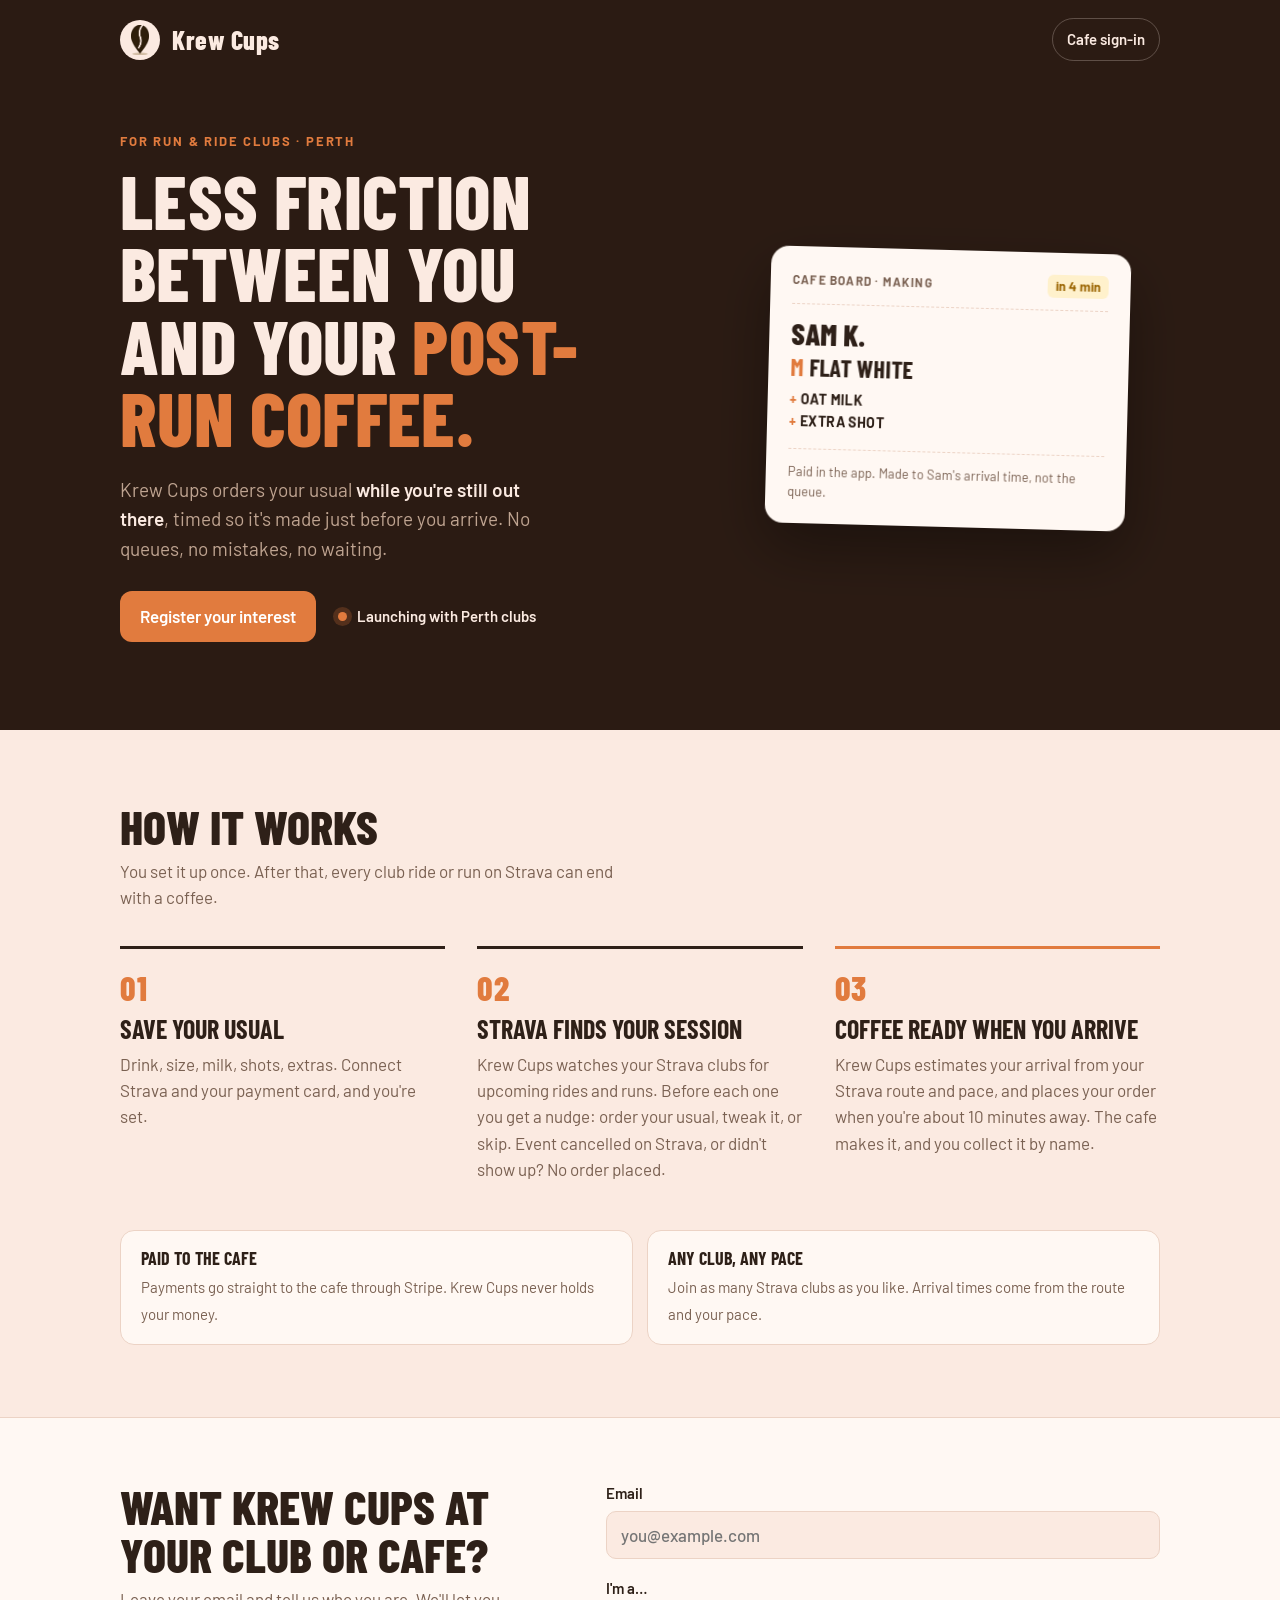
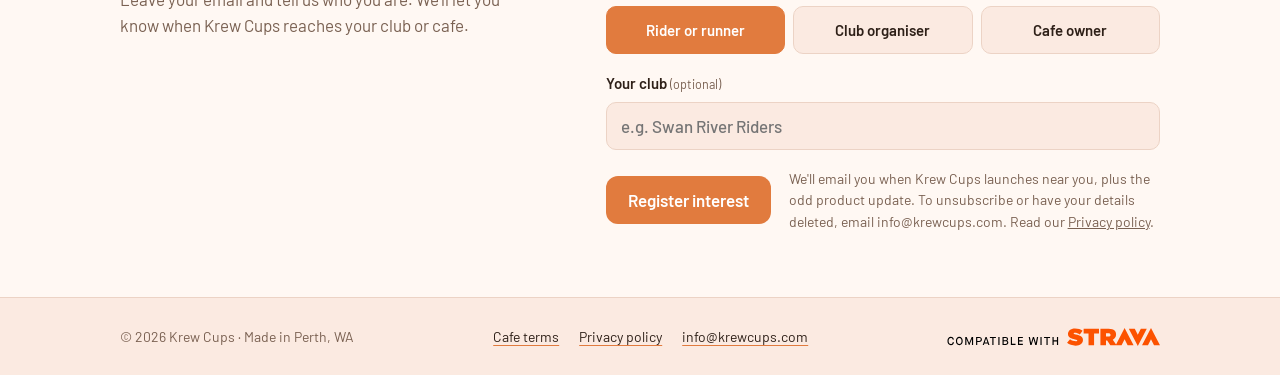
<file: index.html>
<!doctype html>
<html lang="en-AU">
  <head>
    <meta charset="UTF-8" />
    <meta name="viewport" content="width=device-width, initial-scale=1, viewport-fit=cover" />
    <title>Krew Cups</title>
    <meta
      name="description"
      content="Krew Cups orders your usual coffee while you're still out on your club ride or run, timed so it's made just before you arrive."
    />
    <link rel="icon" type="image/png" href="/assets/krewcup-logo-transparent-D4JELKim.png" />
    <link rel="preconnect" href="https://fonts.googleapis.com" />
    <link rel="preconnect" href="https://fonts.gstatic.com" crossorigin />
    <link
      rel="stylesheet"
      href="https://fonts.googleapis.com/css2?family=Barlow:wght@400;500;600&family=Barlow+Condensed:wght@600;700;800&display=swap"
    />
    <script type="module" crossorigin src="/assets/main-Dn7Sjh5E.js"></script>
    <link rel="modulepreload" crossorigin href="/assets/modulepreload-polyfill-B5Qt9EMX.js">
    <link rel="stylesheet" crossorigin href="/assets/styles-b7v2vIeq.css">
  </head>
  <body>
    <header class="band">
      <div class="wrap">
        <nav class="nav" aria-label="Main">
          <a class="logo" href="#top" aria-label="Krew Cups home">
            <span class="logo-badge"><img src="/assets/krewcup-logo-transparent-D4JELKim.png" alt="" /></span>
            Krew Cups
          </a>
          <a class="nav-link" href="https://cafe.krewcups.com">Cafe sign-in</a>
        </nav>
        <section class="hero" id="top">
          <div>
            <p class="eyebrow">For run &amp; ride clubs · Perth</p>
            <h1>Less friction between you and your <em>post-run coffee.</em></h1>
            <p class="lead">
              Krew Cups orders your usual <b>while you're still out there</b>, timed so it's made just before you
              arrive. No queues, no mistakes, no waiting.
            </p>
            <div class="hero-actions">
              <a class="button primary" href="#interest">Register your interest</a>
              <span class="status"><i aria-hidden="true"></i>Launching with Perth clubs</span>
            </div>
          </div>
          <aside class="ticket" aria-label="Example order, as the cafe sees it">
            <div class="ticket-head"><span>Cafe board · Making</span><b>in 4 min</b></div>
            <div class="ticket-name">Sam K.</div>
            <div class="ticket-drink"><span>M</span>Flat White</div>
            <ul>
              <li>Oat milk</li>
              <li>Extra shot</li>
            </ul>
            <div class="ticket-foot">Paid in the app. Made to Sam's arrival time, not the queue.</div>
          </aside>
        </section>
      </div>
    </header>

    <main>
      <section class="how wrap" aria-labelledby="how-title">
        <h2 class="section-title" id="how-title">How it works</h2>
        <p class="section-sub">You set it up once. After that, every club ride or run on Strava can end with a coffee.</p>
        <ol class="timeline">
          <li class="step">
            <div class="when">01</div>
            <h3>Save your usual</h3>
            <p>Drink, size, milk, shots, extras. Connect Strava and your payment card, and you're set.</p>
          </li>
          <li class="step">
            <div class="when">02</div>
            <h3>Strava finds your session</h3>
            <p>
              Krew Cups watches your Strava clubs for upcoming rides and runs. Before each one you get a nudge: order
              your usual, tweak it, or skip. Event cancelled on Strava, or didn't show up? No order placed.
            </p>
          </li>
          <li class="step">
            <div class="when">03</div>
            <h3>Coffee ready when you arrive</h3>
            <p>
              Krew Cups estimates your arrival from your Strava route and pace, and places your order when you're about
              10 minutes away. The cafe makes it, and you collect it by name.
            </p>
          </li>
        </ol>
      </section>

      <section class="fine wrap" aria-label="The details">
        <div class="fine-grid">
          <div class="fact">
            <b>Paid to the cafe</b><span>Payments go straight to the cafe through Stripe. Krew Cups never holds your money.</span>
          </div>
          <div class="fact">
            <b>Any club, any pace</b><span>Join as many Strava clubs as you like. Arrival times come from the route and your pace.</span>
          </div>
        </div>
      </section>

      <section class="eoi" id="interest" aria-labelledby="eoi-title">
        <div class="wrap eoi-grid">
          <div>
            <h2 class="section-title" id="eoi-title">Want Krew Cups at your club or cafe?</h2>
            <p class="intro">
              Leave your email and tell us who you are. We'll let you know when Krew Cups reaches your club or cafe.
            </p>
          </div>
          <div>
            <form id="eoi-form" novalidate>
              <label class="field" for="eoi-email"
                >Email
                <input
                  id="eoi-email"
                  name="email"
                  type="email"
                  autocomplete="email"
                  inputmode="email"
                  placeholder="you@example.com"
                  required
                  maxlength="254"
                />
              </label>
              <fieldset class="roles">
                <legend>I'm a…</legend>
                <div class="role-options">
                  <label><input type="radio" name="role" value="rider" id="role-rider" checked />Rider or runner</label>
                  <label><input type="radio" name="role" value="club_organiser" id="role-club" />Club organiser</label>
                  <label><input type="radio" name="role" value="cafe_owner" id="role-cafe" />Cafe owner</label>
                </div>
              </fieldset>
              <label class="field" for="eoi-org" id="club-field"
                ><span>Your club <small>(optional)</small></span>
                <input
                  id="eoi-org"
                  name="organisation"
                  type="text"
                  autocomplete="organization"
                  placeholder="e.g. Swan River Riders"
                  maxlength="200"
                />
              </label>
              <div class="cafe-fields" id="cafe-fields" hidden>
                <label class="field" for="eoi-cafe"
                  >Cafe name
                  <input
                    id="eoi-cafe"
                    name="cafeName"
                    type="text"
                    autocomplete="organization"
                    placeholder="e.g. Bean There Coffee"
                    maxlength="200"
                  />
                </label>
                <label class="field" for="eoi-contact"
                  >Your name
                  <input id="eoi-contact" name="contactName" type="text" autocomplete="name" maxlength="200" />
                </label>
                <div class="field-row">
                  <label class="field" for="eoi-phone"
                    ><span>Phone <small>(optional)</small></span>
                    <input
                      id="eoi-phone"
                      name="phone"
                      type="tel"
                      autocomplete="tel"
                      placeholder="04xx xxx xxx"
                      maxlength="40"
                    />
                  </label>
                  <label class="field" for="eoi-suburb"
                    ><span>Suburb <small>(optional)</small></span>
                    <input id="eoi-suburb" name="suburb" type="text" placeholder="e.g. Leederville" maxlength="120" />
                  </label>
                </div>
              </div>
              <div class="honeypot" aria-hidden="true">
                <label for="eoi-website">Website</label
                ><input id="eoi-website" name="website" type="text" tabindex="-1" autocomplete="off" />
              </div>
              <p class="form-error" id="eoi-error" role="alert" hidden></p>
              <div class="form-foot">
                <button class="submit" type="submit" id="eoi-submit">Register interest</button>
                <p class="privacy">
                  We'll email you when Krew Cups launches near you, plus the odd product update. To unsubscribe or have your details deleted, email info@krewcups.com. Read our <a href="privacy/">Privacy policy</a>.
                </p>
              </div>
            </form>
            <div class="thanks" id="eoi-thanks" role="status" hidden>
              <b>You're on the list</b>
              <p>Thanks. We'll be in touch when Krew Cups reaches you.</p>
            </div>
          </div>
        </div>
      </section>
    </main>

    <footer class="wrap">
      <span>© 2026 Krew Cups · Made in Perth, WA</span>
      <nav class="foot-links" aria-label="Site">
        <a href="cafe-terms/">Cafe terms</a>
        <a href="privacy/">Privacy policy</a>
        <a href="mailto:info@krewcups.com">info@krewcups.com</a>
      </nav>
      <!-- Strava's official badges, unaltered (developers.strava.com/guidelines): orange on the
           light page, white where the dark theme would make the orange one's black text unreadable. -->
      <picture>
        <source srcset="/api_logo_cptblWith_strava_horiz_white.svg" media="(prefers-color-scheme: dark)" />
        <img class="strava-badge" src="/api_logo_cptblWith_strava_horiz_orange.svg" alt="Compatible with Strava" />
      </picture>
    </footer>
  </body>
</html>
</file>
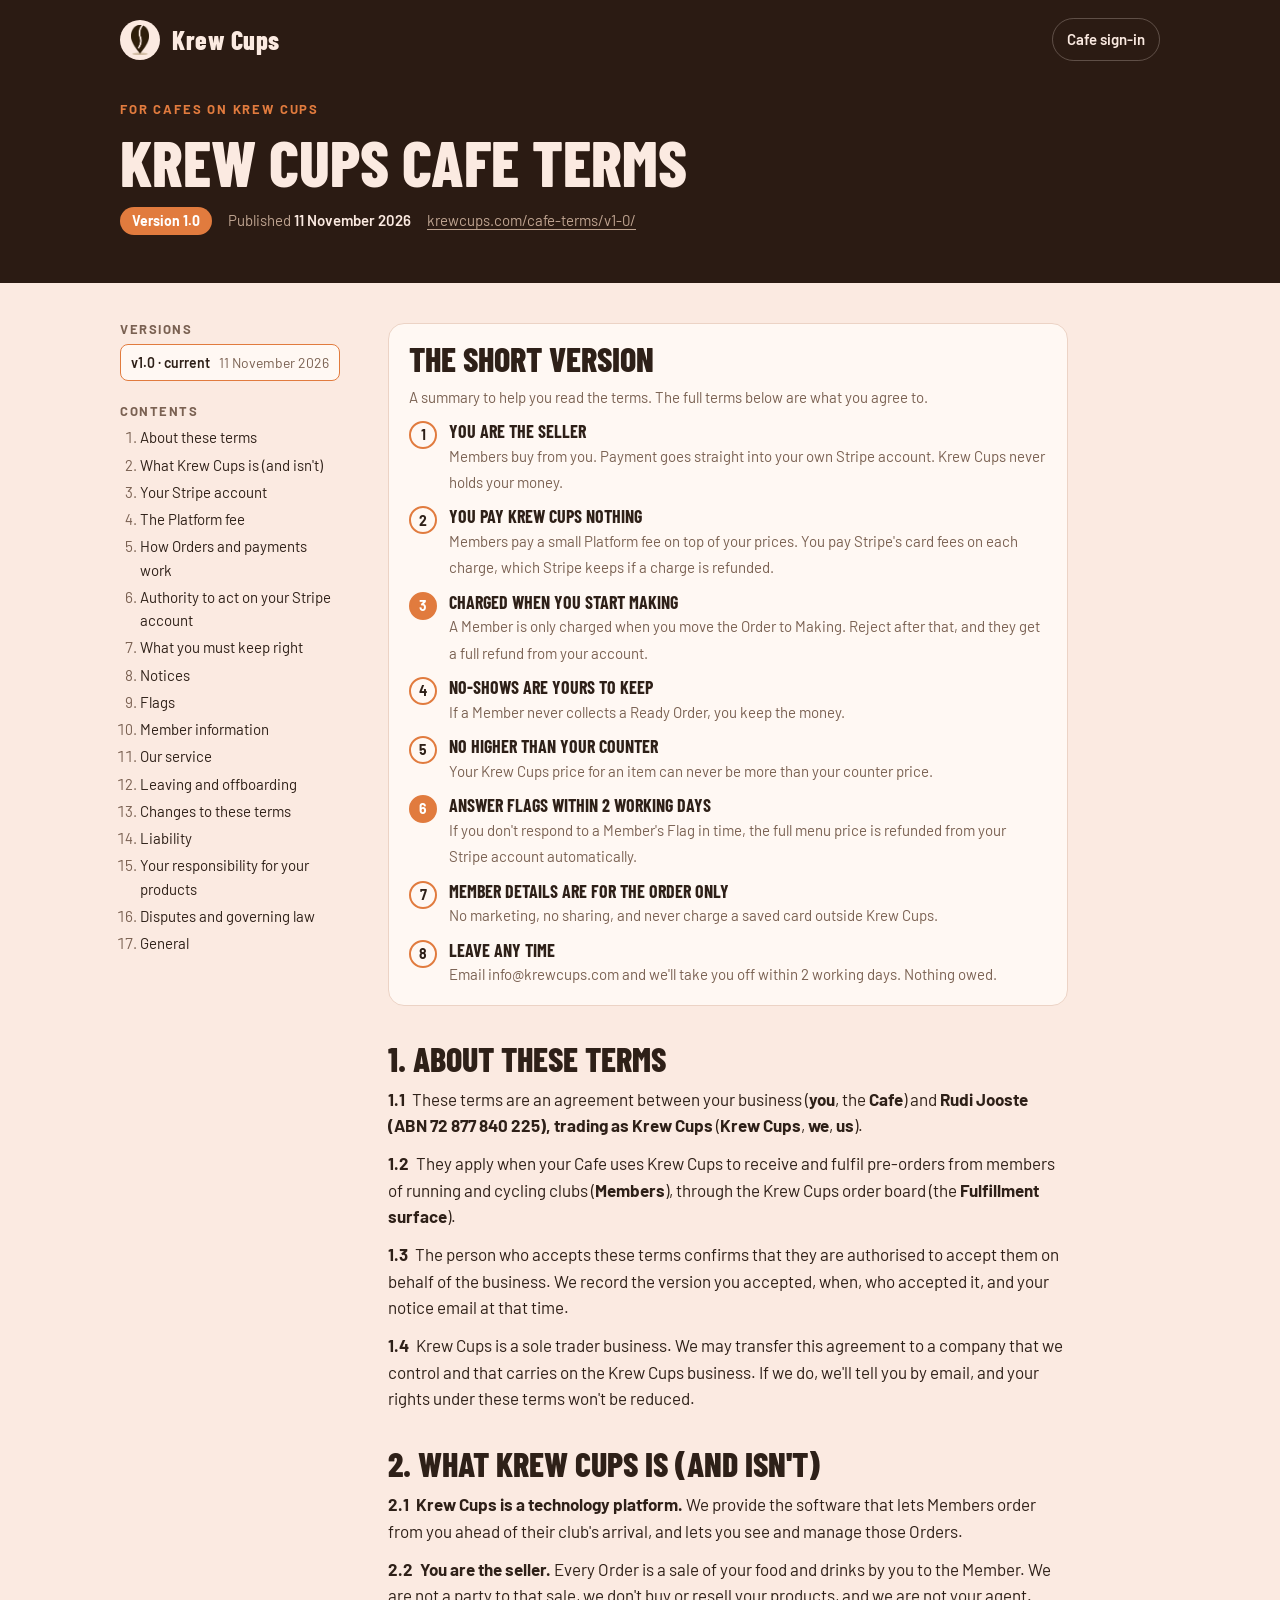
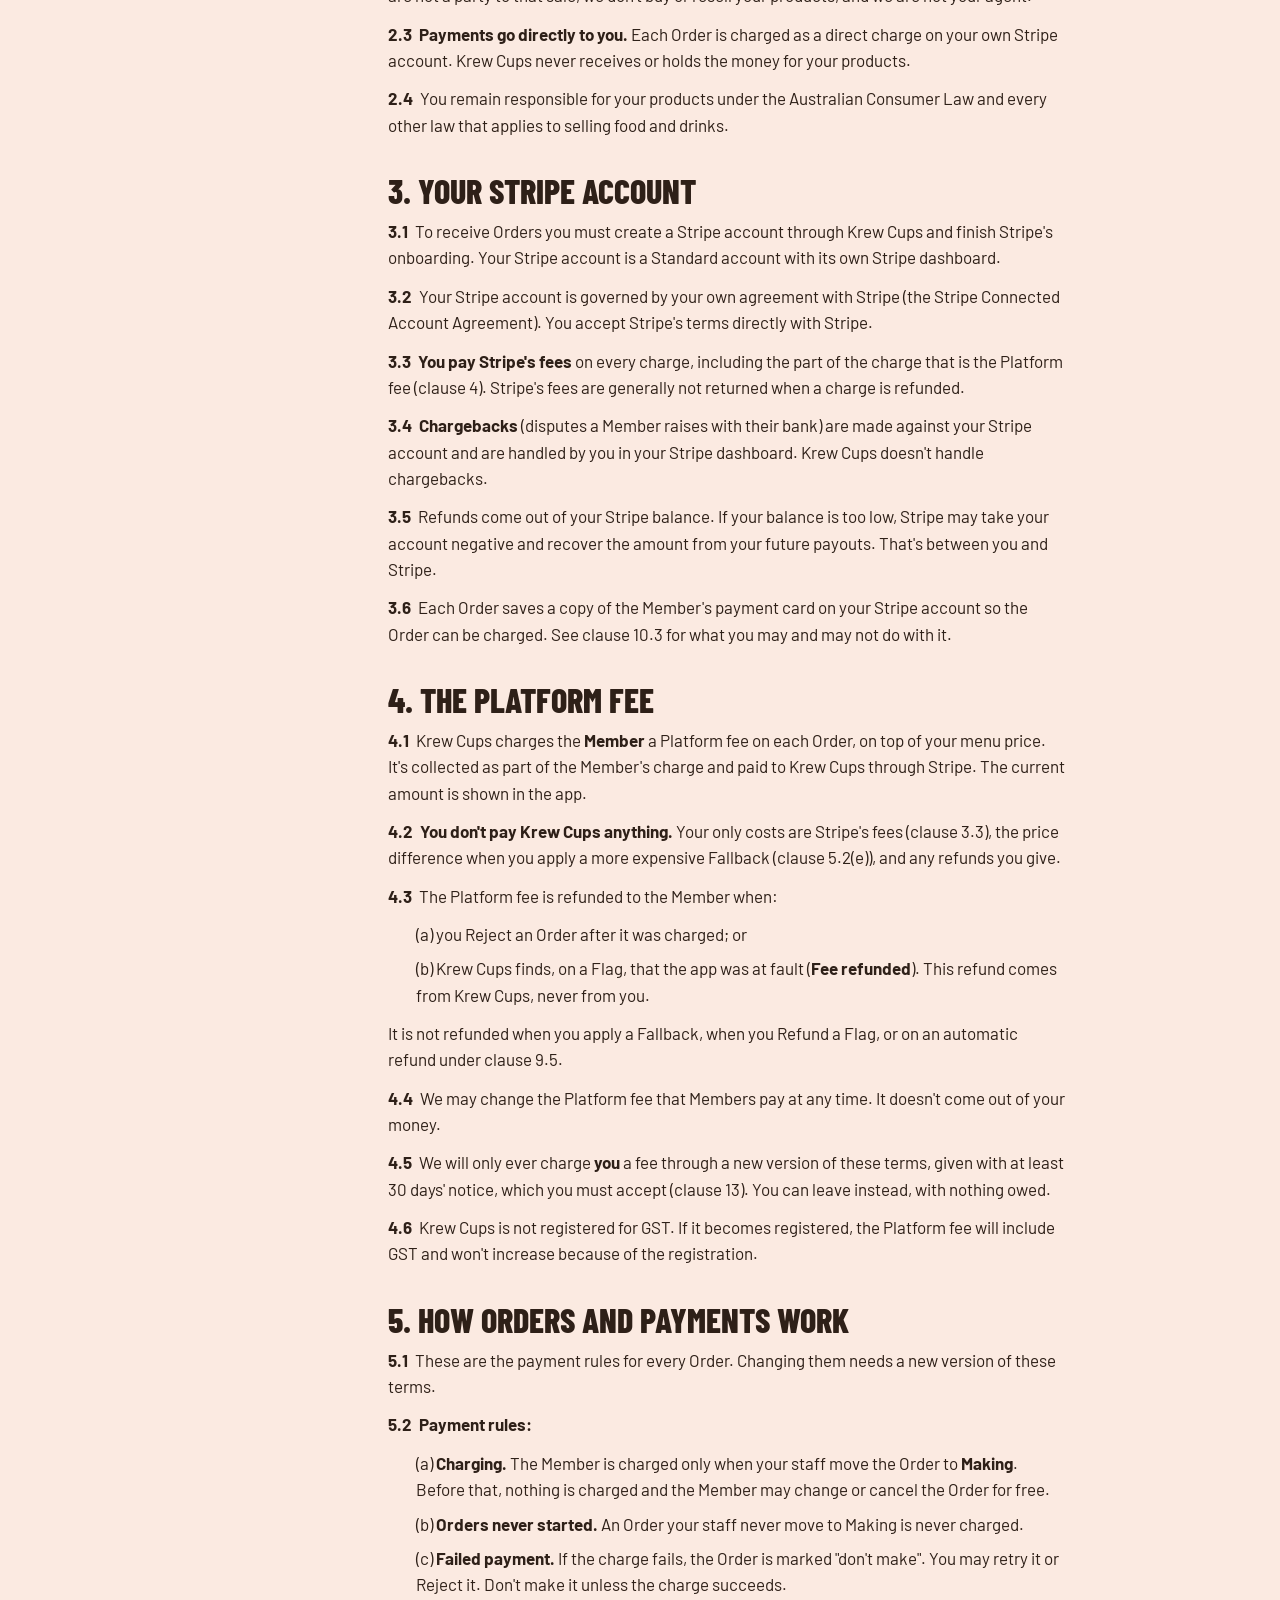
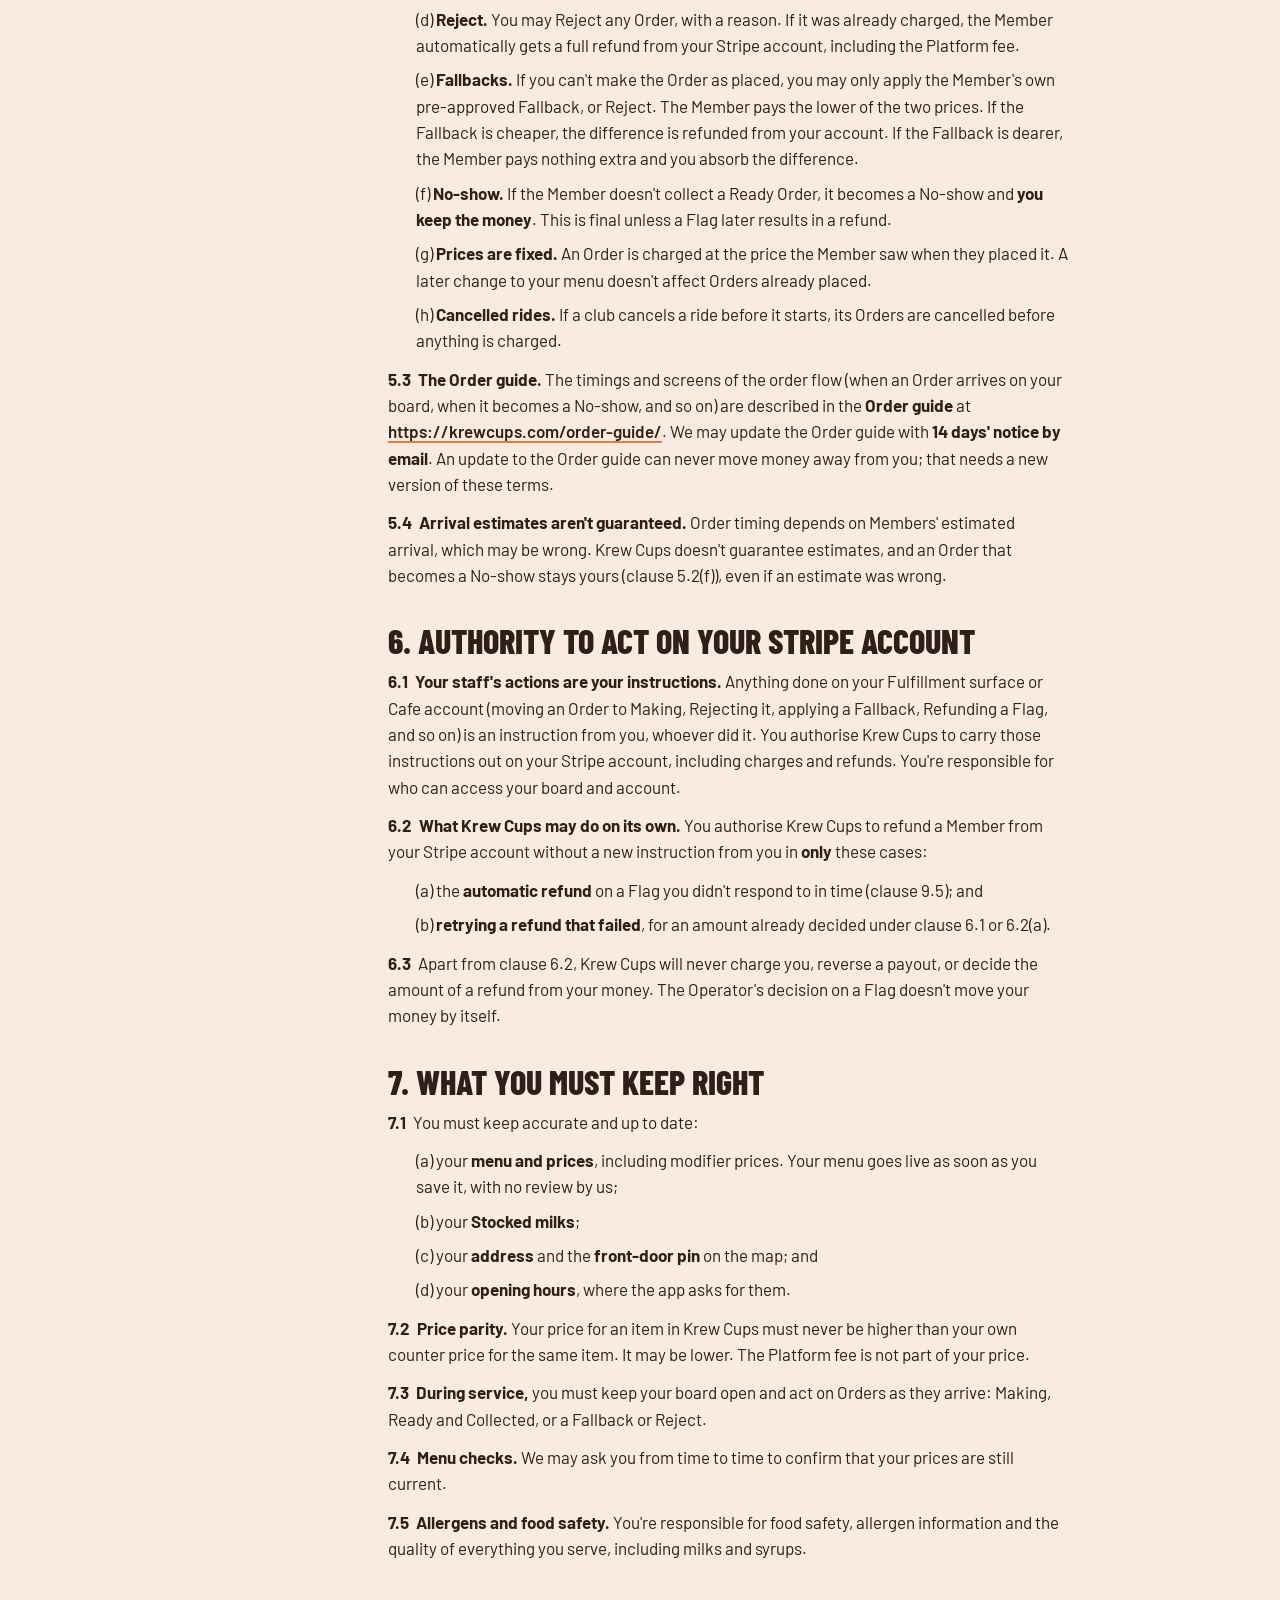
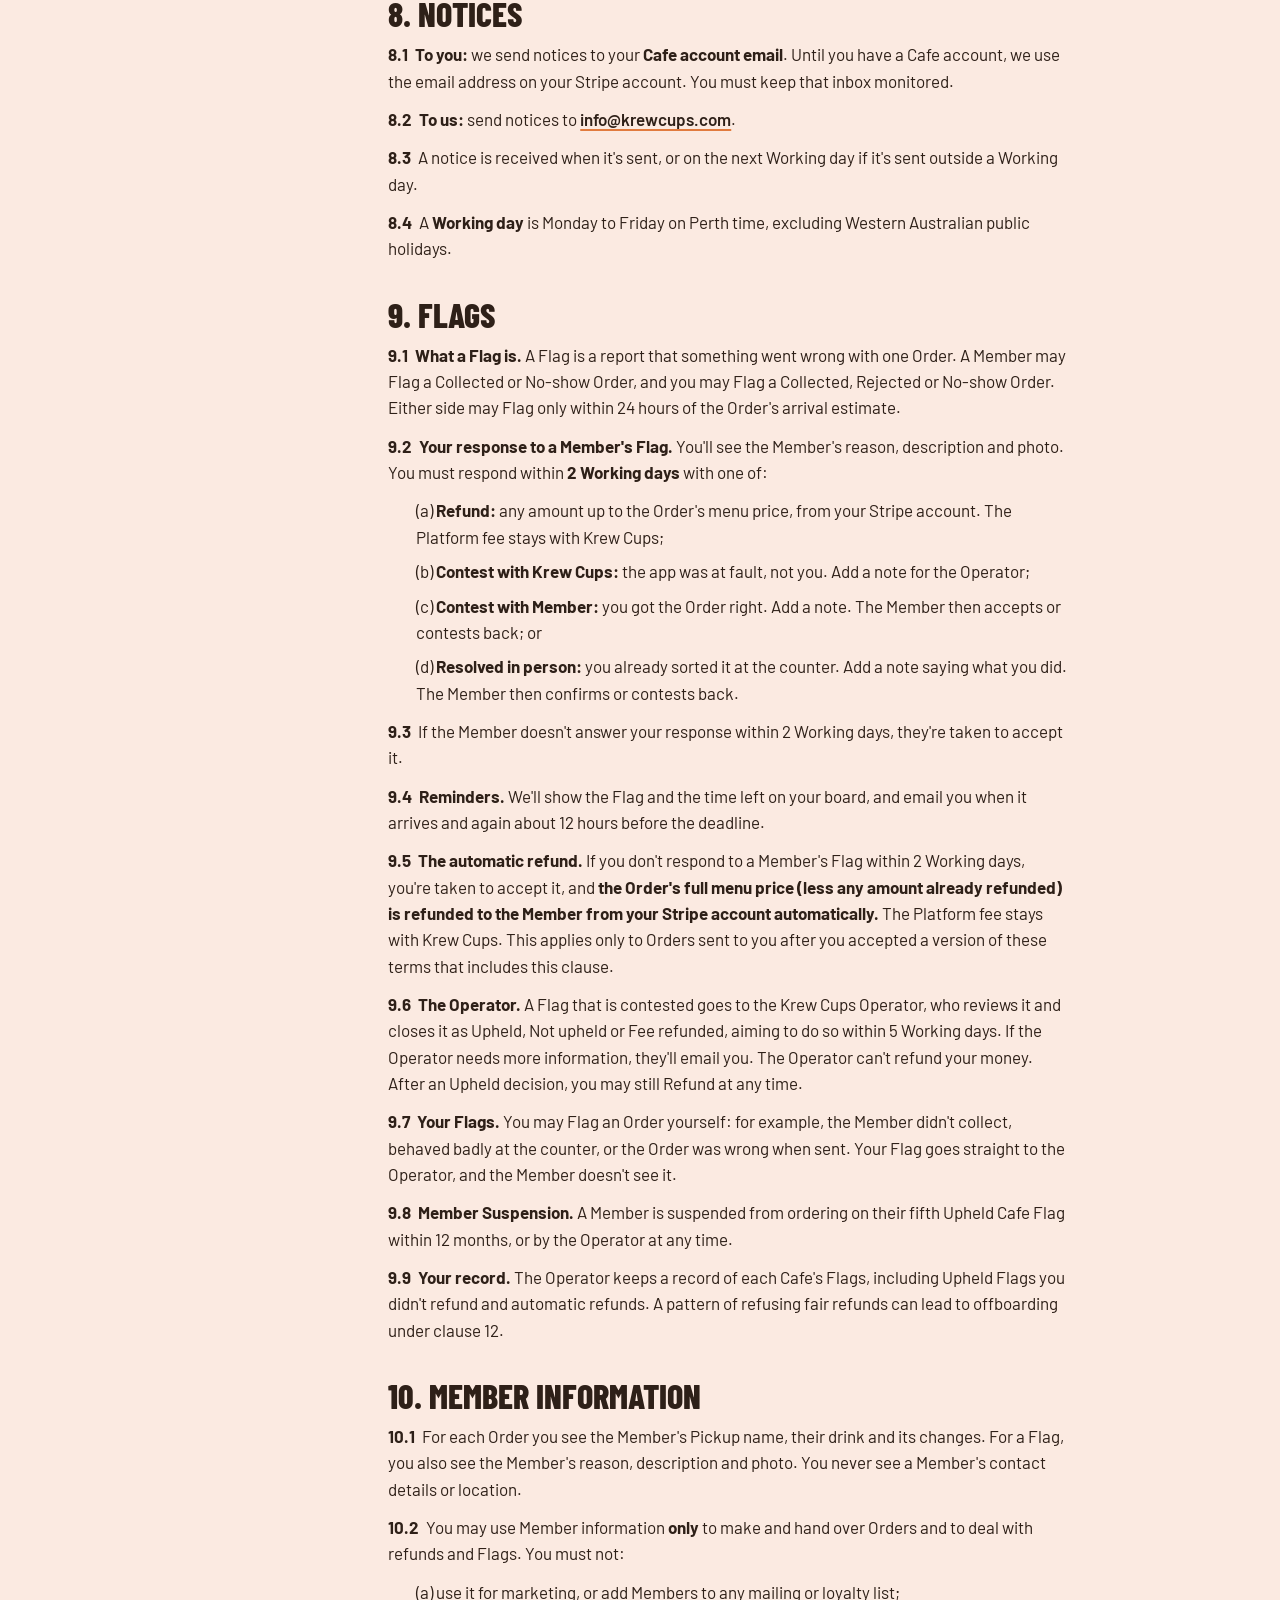
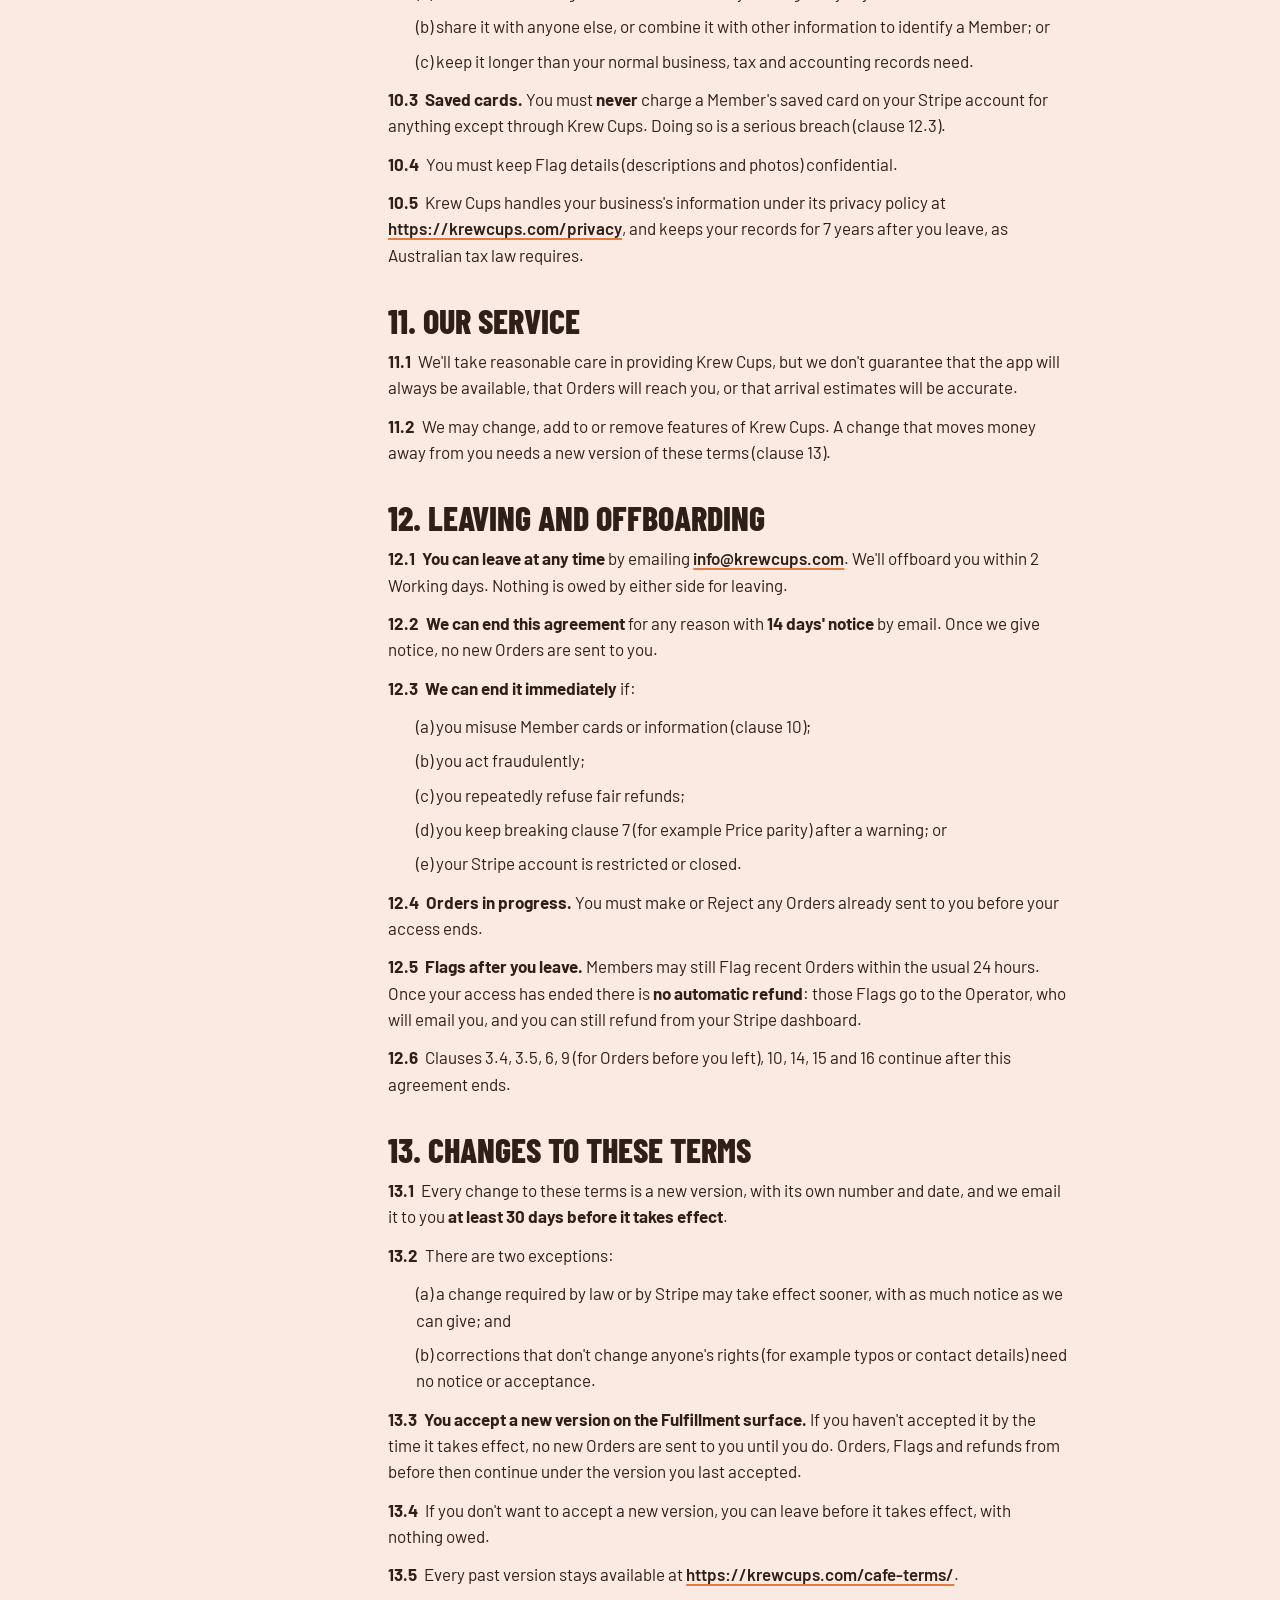
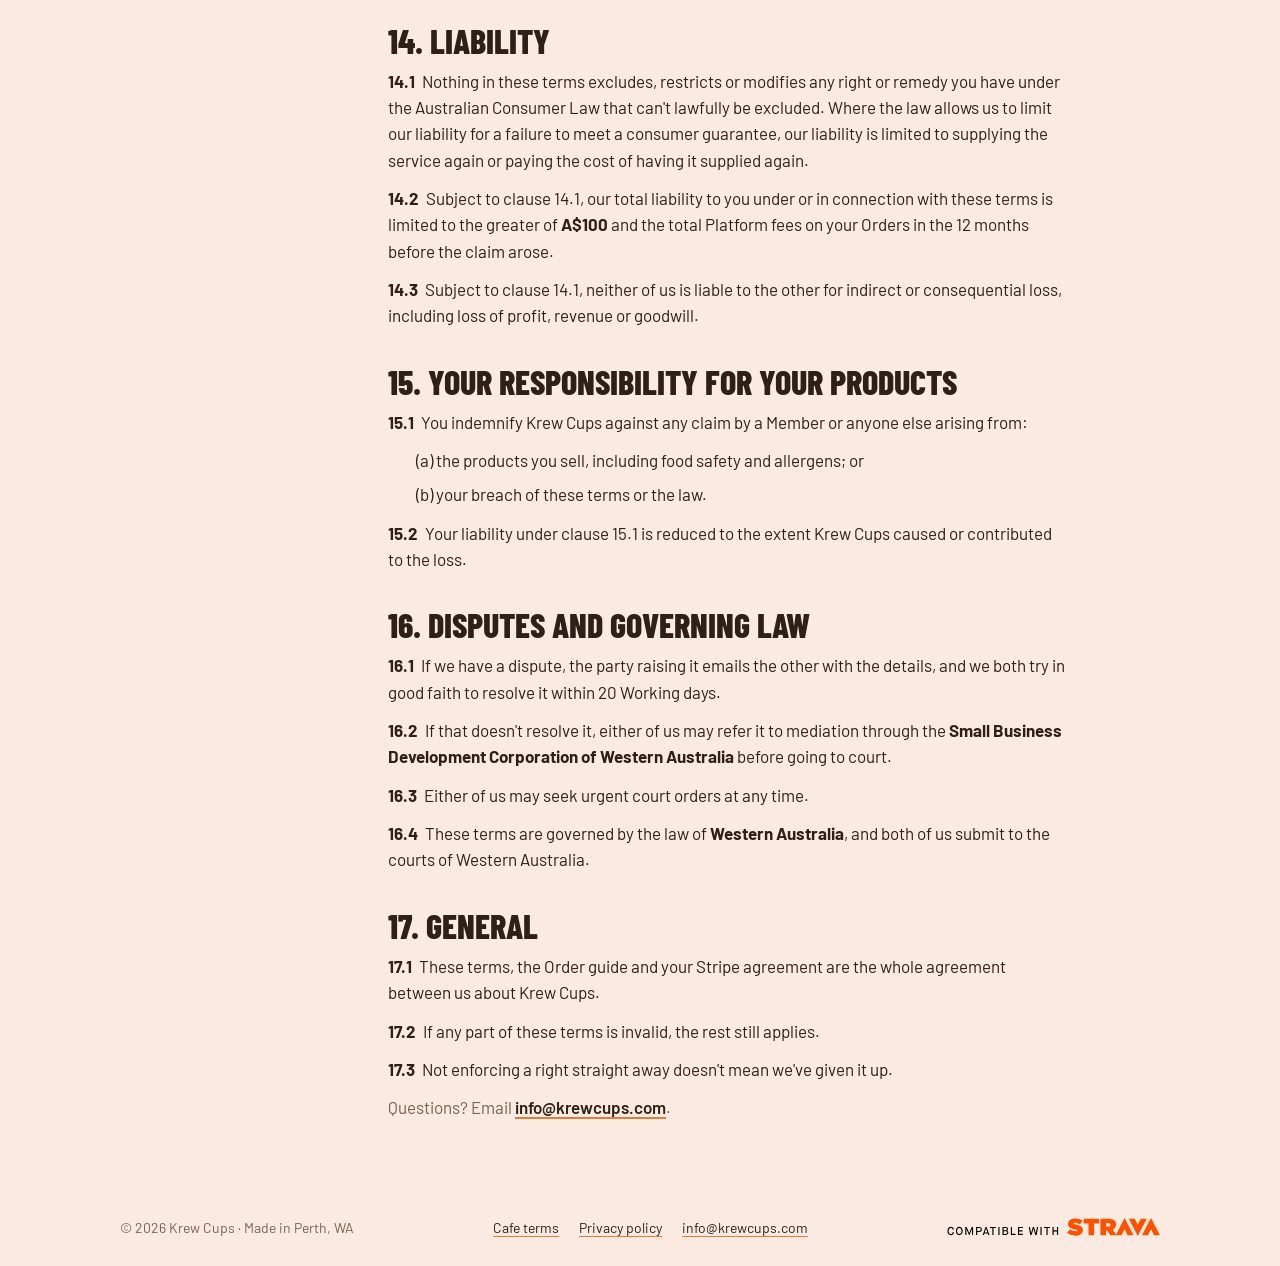
<file: cafe-terms/index.html>
<!doctype html>
<html lang="en-AU">
  <head>
    <meta charset="UTF-8" />
    <meta name="viewport" content="width=device-width, initial-scale=1, viewport-fit=cover" />
    <title>Cafe terms · Krew Cups</title>
    <meta
      name="description"
      content="The agreement between your cafe and Krew Cups: who the seller is, when Members are charged and refunded, and Flags."
    />
    <link rel="icon" type="image/png" href="/assets/krewcup-logo-transparent-D4JELKim.png" />
    <link rel="preconnect" href="https://fonts.googleapis.com" />
    <link rel="preconnect" href="https://fonts.gstatic.com" crossorigin />
    <link
      rel="stylesheet"
      href="https://fonts.googleapis.com/css2?family=Barlow:wght@400;500;600&family=Barlow+Condensed:wght@600;700;800&display=swap"
    />
    <link rel="stylesheet" crossorigin href="/assets/styles-b7v2vIeq.css">
  </head>
  <body>
    <!-- Always the current version. The version, dates and text come from src/cafeTerms (page.ts). -->
    <header class="band">
      <div class="wrap">
        <nav class="nav" aria-label="Main">
          <a class="logo" href="../" aria-label="Krew Cups home">
            <span class="logo-badge"><img src="/assets/krewcup-logo-transparent-D4JELKim.png" alt="" /></span>
            Krew Cups
          </a>
          <a class="nav-link" href="https://cafe.krewcups.com">Cafe sign-in</a>
        </nav>
        <div class="doc-hero">
          <p class="eyebrow">For cafes on Krew Cups</p>
          <h1>Krew Cups Cafe terms</h1>
          <p class="doc-meta terms-meta"><span class="ver-pill">Version 1.0</span> <span>Published <b><time datetime="2026-11-11">11 November 2026</time></b></span> <a href="v1-0/">krewcups.com/cafe-terms/v1-0/</a></p>
        </div>
      </div>
    </header>

    <main class="wrap doc-body">
      <nav class="toc" aria-label="Versions and contents">
          <h2>Versions</h2>
          <ul class="versions">
            <li><a href="v1-0/" aria-current="true"><span>v1.0 · current</span><span>11 November 2026</span></a></li>
          </ul>
          <h2>Contents</h2>
          <ol>
            <li><a href="#c1">About these terms</a></li>
            <li><a href="#c2">What Krew Cups is (and isn't)</a></li>
            <li><a href="#c3">Your Stripe account</a></li>
            <li><a href="#c4">The Platform fee</a></li>
            <li><a href="#c5">How Orders and payments work</a></li>
            <li><a href="#c6">Authority to act on your Stripe account</a></li>
            <li><a href="#c7">What you must keep right</a></li>
            <li><a href="#c8">Notices</a></li>
            <li><a href="#c9">Flags</a></li>
            <li><a href="#c10">Member information</a></li>
            <li><a href="#c11">Our service</a></li>
            <li><a href="#c12">Leaving and offboarding</a></li>
            <li><a href="#c13">Changes to these terms</a></li>
            <li><a href="#c14">Liability</a></li>
            <li><a href="#c15">Your responsibility for your products</a></li>
            <li><a href="#c16">Disputes and governing law</a></li>
            <li><a href="#c17">General</a></li>
          </ol>
        </nav>

        <article class="doc-text">
        <section class="short-version" aria-labelledby="short-title">
          <h2 id="short-title">The short version</h2>
          <p>A summary to help you read the terms. The full terms below are what you agree to.</p>
          <ol class="key-points">
            <li><span class="n">1</span><div><b>You are the seller</b><span>Members buy from you. Payment goes straight into your own Stripe account. Krew Cups never holds your money.</span></div></li>
            <li><span class="n">2</span><div><b>You pay Krew Cups nothing</b><span>Members pay a small Platform fee on top of your prices. You pay Stripe's card fees on each charge, which Stripe keeps if a charge is refunded.</span></div></li>
            <li class="money"><span class="n">3</span><div><b>Charged when you start making</b><span>A Member is only charged when you move the Order to Making. Reject after that, and they get a full refund from your account.</span></div></li>
            <li><span class="n">4</span><div><b>No-shows are yours to keep</b><span>If a Member never collects a Ready Order, you keep the money.</span></div></li>
            <li><span class="n">5</span><div><b>No higher than your counter</b><span>Your Krew Cups price for an item can never be more than your counter price.</span></div></li>
            <li class="money"><span class="n">6</span><div><b>Answer Flags within 2 working days</b><span>If you don't respond to a Member's Flag in time, the full menu price is refunded from your Stripe account automatically.</span></div></li>
            <li><span class="n">7</span><div><b>Member details are for the Order only</b><span>No marketing, no sharing, and never charge a saved card outside Krew Cups.</span></div></li>
            <li><span class="n">8</span><div><b>Leave any time</b><span>Email info@krewcups.com and we'll take you off within 2 working days. Nothing owed.</span></div></li>
          </ol>
        </section>

        <!-- Cafe terms v1.0, from .scratch/cafe-sign-up-terms/terms-draft.md. Site links start with a root placeholder that page.ts fills in. -->
  <section id="c1" aria-labelledby="c1-title">
    <h2 id="c1-title">1. About these terms</h2>
    <p id="c1-1"><span class="clause-no">1.1</span> These terms are an agreement between your business (<b>you</b>, the <b>Cafe</b>) and <b>Rudi Jooste (ABN 72 877 840 225), trading as Krew Cups</b> (<b>Krew Cups</b>, <b>we</b>, <b>us</b>).</p>
    <p id="c1-2"><span class="clause-no">1.2</span> They apply when your Cafe uses Krew Cups to receive and fulfil pre-orders from members of running and cycling clubs (<b>Members</b>), through the Krew Cups order board (the <b>Fulfillment surface</b>).</p>
    <p id="c1-3"><span class="clause-no">1.3</span> The person who accepts these terms confirms that they are authorised to accept them on behalf of the business. We record the version you accepted, when, who accepted it, and your notice email at that time.</p>
    <p id="c1-4"><span class="clause-no">1.4</span> Krew Cups is a sole trader business. We may transfer this agreement to a company that we control and that carries on the Krew Cups business. If we do, we'll tell you by email, and your rights under these terms won't be reduced.</p>
  </section>

  <section id="c2" aria-labelledby="c2-title">
    <h2 id="c2-title">2. What Krew Cups is (and isn't)</h2>
    <p id="c2-1"><span class="clause-no">2.1</span> <b>Krew Cups is a technology platform.</b> We provide the software that lets Members order from you ahead of their club's arrival, and lets you see and manage those Orders.</p>
    <p id="c2-2"><span class="clause-no">2.2</span> <b>You are the seller.</b> Every Order is a sale of your food and drinks by you to the Member. We are not a party to that sale, we don't buy or resell your products, and we are not your agent.</p>
    <p id="c2-3"><span class="clause-no">2.3</span> <b>Payments go directly to you.</b> Each Order is charged as a direct charge on your own Stripe account. Krew Cups never receives or holds the money for your products.</p>
    <p id="c2-4"><span class="clause-no">2.4</span> You remain responsible for your products under the Australian Consumer Law and every other law that applies to selling food and drinks.</p>
  </section>

  <section id="c3" aria-labelledby="c3-title">
    <h2 id="c3-title">3. Your Stripe account</h2>
    <p id="c3-1"><span class="clause-no">3.1</span> To receive Orders you must create a Stripe account through Krew Cups and finish Stripe's onboarding. Your Stripe account is a Standard account with its own Stripe dashboard.</p>
    <p id="c3-2"><span class="clause-no">3.2</span> Your Stripe account is governed by your own agreement with Stripe (the Stripe Connected Account Agreement). You accept Stripe's terms directly with Stripe.</p>
    <p id="c3-3"><span class="clause-no">3.3</span> <b>You pay Stripe's fees</b> on every charge, including the part of the charge that is the Platform fee (clause 4). Stripe's fees are generally not returned when a charge is refunded.</p>
    <p id="c3-4"><span class="clause-no">3.4</span> <b>Chargebacks</b> (disputes a Member raises with their bank) are made against your Stripe account and are handled by you in your Stripe dashboard. Krew Cups doesn't handle chargebacks.</p>
    <p id="c3-5"><span class="clause-no">3.5</span> Refunds come out of your Stripe balance. If your balance is too low, Stripe may take your account negative and recover the amount from your future payouts. That's between you and Stripe.</p>
    <p id="c3-6"><span class="clause-no">3.6</span> Each Order saves a copy of the Member's payment card on your Stripe account so the Order can be charged. See clause 10.3 for what you may and may not do with it.</p>
  </section>

  <section id="c4" aria-labelledby="c4-title">
    <h2 id="c4-title">4. The Platform fee</h2>
    <p id="c4-1"><span class="clause-no">4.1</span> Krew Cups charges the <b>Member</b> a Platform fee on each Order, on top of your menu price. It's collected as part of the Member's charge and paid to Krew Cups through Stripe. The current amount is shown in the app.</p>
    <p id="c4-2"><span class="clause-no">4.2</span> <b>You don't pay Krew Cups anything.</b> Your only costs are Stripe's fees (clause 3.3), the price difference when you apply a more expensive Fallback (clause 5.2(e)), and any refunds you give.</p>
    <p id="c4-3"><span class="clause-no">4.3</span> The Platform fee is refunded to the Member when:</p>
    <ul class="clause-list">
      <li>(a) you Reject an Order after it was charged; or</li>
      <li>(b) Krew Cups finds, on a Flag, that the app was at fault (<b>Fee refunded</b>). This refund comes from Krew Cups, never from you.</li>
    </ul>
    <p>It is not refunded when you apply a Fallback, when you Refund a Flag, or on an automatic refund under clause 9.5.</p>
    <p id="c4-4"><span class="clause-no">4.4</span> We may change the Platform fee that Members pay at any time. It doesn't come out of your money.</p>
    <p id="c4-5"><span class="clause-no">4.5</span> We will only ever charge <b>you</b> a fee through a new version of these terms, given with at least 30 days' notice, which you must accept (clause 13). You can leave instead, with nothing owed.</p>
    <p id="c4-6"><span class="clause-no">4.6</span> Krew Cups is not registered for GST. If it becomes registered, the Platform fee will include GST and won't increase because of the registration.</p>
  </section>

  <section id="c5" aria-labelledby="c5-title">
    <h2 id="c5-title">5. How Orders and payments work</h2>
    <p id="c5-1"><span class="clause-no">5.1</span> These are the payment rules for every Order. Changing them needs a new version of these terms.</p>
    <p id="c5-2"><span class="clause-no">5.2</span> <b>Payment rules:</b></p>
    <ul class="clause-list">
      <li>(a) <b>Charging.</b> The Member is charged only when your staff move the Order to <b>Making</b>. Before that, nothing is charged and the Member may change or cancel the Order for free.</li>
      <li>(b) <b>Orders never started.</b> An Order your staff never move to Making is never charged.</li>
      <li>(c) <b>Failed payment.</b> If the charge fails, the Order is marked "don't make". You may retry it or Reject it. Don't make it unless the charge succeeds.</li>
      <li>(d) <b>Reject.</b> You may Reject any Order, with a reason. If it was already charged, the Member automatically gets a full refund from your Stripe account, including the Platform fee.</li>
      <li>(e) <b>Fallbacks.</b> If you can't make the Order as placed, you may only apply the Member's own pre-approved Fallback, or Reject. The Member pays the lower of the two prices. If the Fallback is cheaper, the difference is refunded from your account. If the Fallback is dearer, the Member pays nothing extra and you absorb the difference.</li>
      <li>(f) <b>No-show.</b> If the Member doesn't collect a Ready Order, it becomes a No-show and <b>you keep the money</b>. This is final unless a Flag later results in a refund.</li>
      <li>(g) <b>Prices are fixed.</b> An Order is charged at the price the Member saw when they placed it. A later change to your menu doesn't affect Orders already placed.</li>
      <li>(h) <b>Cancelled rides.</b> If a club cancels a ride before it starts, its Orders are cancelled before anything is charged.</li>
    </ul>
    <p id="c5-3"><span class="clause-no">5.3</span> <b>The Order guide.</b> The timings and screens of the order flow (when an Order arrives on your board, when it becomes a No-show, and so on) are described in the <b>Order guide</b> at <a href="../order-guide/">https://krewcups.com/order-guide/</a>. We may update the Order guide with <b>14 days' notice by email</b>. An update to the Order guide can never move money away from you; that needs a new version of these terms.</p>
    <p id="c5-4"><span class="clause-no">5.4</span> <b>Arrival estimates aren't guaranteed.</b> Order timing depends on Members' estimated arrival, which may be wrong. Krew Cups doesn't guarantee estimates, and an Order that becomes a No-show stays yours (clause 5.2(f)), even if an estimate was wrong.</p>
  </section>

  <section id="c6" aria-labelledby="c6-title">
    <h2 id="c6-title">6. Authority to act on your Stripe account</h2>
    <p id="c6-1"><span class="clause-no">6.1</span> <b>Your staff's actions are your instructions.</b> Anything done on your Fulfillment surface or Cafe account (moving an Order to Making, Rejecting it, applying a Fallback, Refunding a Flag, and so on) is an instruction from you, whoever did it. You authorise Krew Cups to carry those instructions out on your Stripe account, including charges and refunds. You're responsible for who can access your board and account.</p>
    <p id="c6-2"><span class="clause-no">6.2</span> <b>What Krew Cups may do on its own.</b> You authorise Krew Cups to refund a Member from your Stripe account without a new instruction from you in <b>only</b> these cases:</p>
    <ul class="clause-list">
      <li>(a) the <b>automatic refund</b> on a Flag you didn't respond to in time (clause 9.5); and</li>
      <li>(b) <b>retrying a refund that failed</b>, for an amount already decided under clause 6.1 or 6.2(a).</li>
    </ul>
    <p id="c6-3"><span class="clause-no">6.3</span> Apart from clause 6.2, Krew Cups will never charge you, reverse a payout, or decide the amount of a refund from your money. The Operator's decision on a Flag doesn't move your money by itself.</p>
  </section>

  <section id="c7" aria-labelledby="c7-title">
    <h2 id="c7-title">7. What you must keep right</h2>
    <p id="c7-1"><span class="clause-no">7.1</span> You must keep accurate and up to date:</p>
    <ul class="clause-list">
      <li>(a) your <b>menu and prices</b>, including modifier prices. Your menu goes live as soon as you save it, with no review by us;</li>
      <li>(b) your <b>Stocked milks</b>;</li>
      <li>(c) your <b>address</b> and the <b>front-door pin</b> on the map; and</li>
      <li>(d) your <b>opening hours</b>, where the app asks for them.</li>
    </ul>
    <p id="c7-2"><span class="clause-no">7.2</span> <b>Price parity.</b> Your price for an item in Krew Cups must never be higher than your own counter price for the same item. It may be lower. The Platform fee is not part of your price.</p>
    <p id="c7-3"><span class="clause-no">7.3</span> <b>During service,</b> you must keep your board open and act on Orders as they arrive: Making, Ready and Collected, or a Fallback or Reject.</p>
    <p id="c7-4"><span class="clause-no">7.4</span> <b>Menu checks.</b> We may ask you from time to time to confirm that your prices are still current.</p>
    <p id="c7-5"><span class="clause-no">7.5</span> <b>Allergens and food safety.</b> You're responsible for food safety, allergen information and the quality of everything you serve, including milks and syrups.</p>
  </section>

  <section id="c8" aria-labelledby="c8-title">
    <h2 id="c8-title">8. Notices</h2>
    <p id="c8-1"><span class="clause-no">8.1</span> <b>To you:</b> we send notices to your <b>Cafe account email</b>. Until you have a Cafe account, we use the email address on your Stripe account. You must keep that inbox monitored.</p>
    <p id="c8-2"><span class="clause-no">8.2</span> <b>To us:</b> send notices to <b><a href="mailto:info@krewcups.com">info@krewcups.com</a></b>.</p>
    <p id="c8-3"><span class="clause-no">8.3</span> A notice is received when it's sent, or on the next Working day if it's sent outside a Working day.</p>
    <p id="c8-4"><span class="clause-no">8.4</span> A <b>Working day</b> is Monday to Friday on Perth time, excluding Western Australian public holidays.</p>
  </section>

  <section id="c9" aria-labelledby="c9-title">
    <h2 id="c9-title">9. Flags</h2>
    <p id="c9-1"><span class="clause-no">9.1</span> <b>What a Flag is.</b> A Flag is a report that something went wrong with one Order. A Member may Flag a Collected or No-show Order, and you may Flag a Collected, Rejected or No-show Order. Either side may Flag only within 24 hours of the Order's arrival estimate.</p>
    <p id="c9-2"><span class="clause-no">9.2</span> <b>Your response to a Member's Flag.</b> You'll see the Member's reason, description and photo. You must respond within <b>2 Working days</b> with one of:</p>
    <ul class="clause-list">
      <li>(a) <b>Refund:</b> any amount up to the Order's menu price, from your Stripe account. The Platform fee stays with Krew Cups;</li>
      <li>(b) <b>Contest with Krew Cups:</b> the app was at fault, not you. Add a note for the Operator;</li>
      <li>(c) <b>Contest with Member:</b> you got the Order right. Add a note. The Member then accepts or contests back; or</li>
      <li>(d) <b>Resolved in person:</b> you already sorted it at the counter. Add a note saying what you did. The Member then confirms or contests back.</li>
    </ul>
    <p id="c9-3"><span class="clause-no">9.3</span> If the Member doesn't answer your response within 2 Working days, they're taken to accept it.</p>
    <p id="c9-4"><span class="clause-no">9.4</span> <b>Reminders.</b> We'll show the Flag and the time left on your board, and email you when it arrives and again about 12 hours before the deadline.</p>
    <p id="c9-5"><span class="clause-no">9.5</span> <b>The automatic refund.</b> If you don't respond to a Member's Flag within 2 Working days, you're taken to accept it, and <b>the Order's full menu price (less any amount already refunded) is refunded to the Member from your Stripe account automatically.</b> The Platform fee stays with Krew Cups. This applies only to Orders sent to you after you accepted a version of these terms that includes this clause.</p>
    <p id="c9-6"><span class="clause-no">9.6</span> <b>The Operator.</b> A Flag that is contested goes to the Krew Cups Operator, who reviews it and closes it as Upheld, Not upheld or Fee refunded, aiming to do so within 5 Working days. If the Operator needs more information, they'll email you. The Operator can't refund your money. After an Upheld decision, you may still Refund at any time.</p>
    <p id="c9-7"><span class="clause-no">9.7</span> <b>Your Flags.</b> You may Flag an Order yourself: for example, the Member didn't collect, behaved badly at the counter, or the Order was wrong when sent. Your Flag goes straight to the Operator, and the Member doesn't see it.</p>
    <p id="c9-8"><span class="clause-no">9.8</span> <b>Member Suspension.</b> A Member is suspended from ordering on their fifth Upheld Cafe Flag within 12 months, or by the Operator at any time.</p>
    <p id="c9-9"><span class="clause-no">9.9</span> <b>Your record.</b> The Operator keeps a record of each Cafe's Flags, including Upheld Flags you didn't refund and automatic refunds. A pattern of refusing fair refunds can lead to offboarding under clause 12.</p>
  </section>

  <section id="c10" aria-labelledby="c10-title">
    <h2 id="c10-title">10. Member information</h2>
    <p id="c10-1"><span class="clause-no">10.1</span> For each Order you see the Member's Pickup name, their drink and its changes. For a Flag, you also see the Member's reason, description and photo. You never see a Member's contact details or location.</p>
    <p id="c10-2"><span class="clause-no">10.2</span> You may use Member information <b>only</b> to make and hand over Orders and to deal with refunds and Flags. You must not:</p>
    <ul class="clause-list">
      <li>(a) use it for marketing, or add Members to any mailing or loyalty list;</li>
      <li>(b) share it with anyone else, or combine it with other information to identify a Member; or</li>
      <li>(c) keep it longer than your normal business, tax and accounting records need.</li>
    </ul>
    <p id="c10-3"><span class="clause-no">10.3</span> <b>Saved cards.</b> You must <b>never</b> charge a Member's saved card on your Stripe account for anything except through Krew Cups. Doing so is a serious breach (clause 12.3).</p>
    <p id="c10-4"><span class="clause-no">10.4</span> You must keep Flag details (descriptions and photos) confidential.</p>
    <p id="c10-5"><span class="clause-no">10.5</span> Krew Cups handles your business's information under its privacy policy at <a href="../privacy/">https://krewcups.com/privacy</a>, and keeps your records for 7 years after you leave, as Australian tax law requires.</p>
  </section>

  <section id="c11" aria-labelledby="c11-title">
    <h2 id="c11-title">11. Our service</h2>
    <p id="c11-1"><span class="clause-no">11.1</span> We'll take reasonable care in providing Krew Cups, but we don't guarantee that the app will always be available, that Orders will reach you, or that arrival estimates will be accurate.</p>
    <p id="c11-2"><span class="clause-no">11.2</span> We may change, add to or remove features of Krew Cups. A change that moves money away from you needs a new version of these terms (clause 13).</p>
  </section>

  <section id="c12" aria-labelledby="c12-title">
    <h2 id="c12-title">12. Leaving and offboarding</h2>
    <p id="c12-1"><span class="clause-no">12.1</span> <b>You can leave at any time</b> by emailing <a href="mailto:info@krewcups.com">info@krewcups.com</a>. We'll offboard you within 2 Working days. Nothing is owed by either side for leaving.</p>
    <p id="c12-2"><span class="clause-no">12.2</span> <b>We can end this agreement</b> for any reason with <b>14 days' notice</b> by email. Once we give notice, no new Orders are sent to you.</p>
    <p id="c12-3"><span class="clause-no">12.3</span> <b>We can end it immediately</b> if:</p>
    <ul class="clause-list">
      <li>(a) you misuse Member cards or information (clause 10);</li>
      <li>(b) you act fraudulently;</li>
      <li>(c) you repeatedly refuse fair refunds;</li>
      <li>(d) you keep breaking clause 7 (for example Price parity) after a warning; or</li>
      <li>(e) your Stripe account is restricted or closed.</li>
    </ul>
    <p id="c12-4"><span class="clause-no">12.4</span> <b>Orders in progress.</b> You must make or Reject any Orders already sent to you before your access ends.</p>
    <p id="c12-5"><span class="clause-no">12.5</span> <b>Flags after you leave.</b> Members may still Flag recent Orders within the usual 24 hours. Once your access has ended there is <b>no automatic refund</b>: those Flags go to the Operator, who will email you, and you can still refund from your Stripe dashboard.</p>
    <p id="c12-6"><span class="clause-no">12.6</span> Clauses 3.4, 3.5, 6, 9 (for Orders before you left), 10, 14, 15 and 16 continue after this agreement ends.</p>
  </section>

  <section id="c13" aria-labelledby="c13-title">
    <h2 id="c13-title">13. Changes to these terms</h2>
    <p id="c13-1"><span class="clause-no">13.1</span> Every change to these terms is a new version, with its own number and date, and we email it to you <b>at least 30 days before it takes effect</b>.</p>
    <p id="c13-2"><span class="clause-no">13.2</span> There are two exceptions:</p>
    <ul class="clause-list">
      <li>(a) a change required by law or by Stripe may take effect sooner, with as much notice as we can give; and</li>
      <li>(b) corrections that don't change anyone's rights (for example typos or contact details) need no notice or acceptance.</li>
    </ul>
    <p id="c13-3"><span class="clause-no">13.3</span> <b>You accept a new version on the Fulfillment surface.</b> If you haven't accepted it by the time it takes effect, no new Orders are sent to you until you do. Orders, Flags and refunds from before then continue under the version you last accepted.</p>
    <p id="c13-4"><span class="clause-no">13.4</span> If you don't want to accept a new version, you can leave before it takes effect, with nothing owed.</p>
    <p id="c13-5"><span class="clause-no">13.5</span> Every past version stays available at <a href="../cafe-terms/">https://krewcups.com/cafe-terms/</a>.</p>
  </section>

  <section id="c14" aria-labelledby="c14-title">
    <h2 id="c14-title">14. Liability</h2>
    <p id="c14-1"><span class="clause-no">14.1</span> Nothing in these terms excludes, restricts or modifies any right or remedy you have under the Australian Consumer Law that can't lawfully be excluded. Where the law allows us to limit our liability for a failure to meet a consumer guarantee, our liability is limited to supplying the service again or paying the cost of having it supplied again.</p>
    <p id="c14-2"><span class="clause-no">14.2</span> Subject to clause 14.1, our total liability to you under or in connection with these terms is limited to the greater of <b>A$100</b> and the total Platform fees on your Orders in the 12 months before the claim arose.</p>
    <p id="c14-3"><span class="clause-no">14.3</span> Subject to clause 14.1, neither of us is liable to the other for indirect or consequential loss, including loss of profit, revenue or goodwill.</p>
  </section>

  <section id="c15" aria-labelledby="c15-title">
    <h2 id="c15-title">15. Your responsibility for your products</h2>
    <p id="c15-1"><span class="clause-no">15.1</span> You indemnify Krew Cups against any claim by a Member or anyone else arising from:</p>
    <ul class="clause-list">
      <li>(a) the products you sell, including food safety and allergens; or</li>
      <li>(b) your breach of these terms or the law.</li>
    </ul>
    <p id="c15-2"><span class="clause-no">15.2</span> Your liability under clause 15.1 is reduced to the extent Krew Cups caused or contributed to the loss.</p>
  </section>

  <section id="c16" aria-labelledby="c16-title">
    <h2 id="c16-title">16. Disputes and governing law</h2>
    <p id="c16-1"><span class="clause-no">16.1</span> If we have a dispute, the party raising it emails the other with the details, and we both try in good faith to resolve it within 20 Working days.</p>
    <p id="c16-2"><span class="clause-no">16.2</span> If that doesn't resolve it, either of us may refer it to mediation through the <b>Small Business Development Corporation of Western Australia</b> before going to court.</p>
    <p id="c16-3"><span class="clause-no">16.3</span> Either of us may seek urgent court orders at any time.</p>
    <p id="c16-4"><span class="clause-no">16.4</span> These terms are governed by the law of <b>Western Australia</b>, and both of us submit to the courts of Western Australia.</p>
  </section>

  <section id="c17" aria-labelledby="c17-title">
    <h2 id="c17-title">17. General</h2>
    <p id="c17-1"><span class="clause-no">17.1</span> These terms, the Order guide and your Stripe agreement are the whole agreement between us about Krew Cups.</p>
    <p id="c17-2"><span class="clause-no">17.2</span> If any part of these terms is invalid, the rest still applies.</p>
    <p id="c17-3"><span class="clause-no">17.3</span> Not enforcing a right straight away doesn't mean we've given it up.</p>
  </section>

        <p class="doc-questions">Questions? Email <a href="mailto:info@krewcups.com">info@krewcups.com</a>.</p>
        </article>
    </main>

    <footer class="wrap">
      <span>© 2026 Krew Cups · Made in Perth, WA</span>
      <nav class="foot-links" aria-label="Site">
        <a href="./" aria-current="page">Cafe terms</a>
        <a href="../privacy/">Privacy policy</a>
        <a href="mailto:info@krewcups.com">info@krewcups.com</a>
      </nav>
      <picture>
        <source srcset="/api_logo_cptblWith_strava_horiz_white.svg" media="(prefers-color-scheme: dark)" />
        <img class="strava-badge" src="/api_logo_cptblWith_strava_horiz_orange.svg" alt="Compatible with Strava" />
      </picture>
    </footer>
  </body>
</html>
</file>
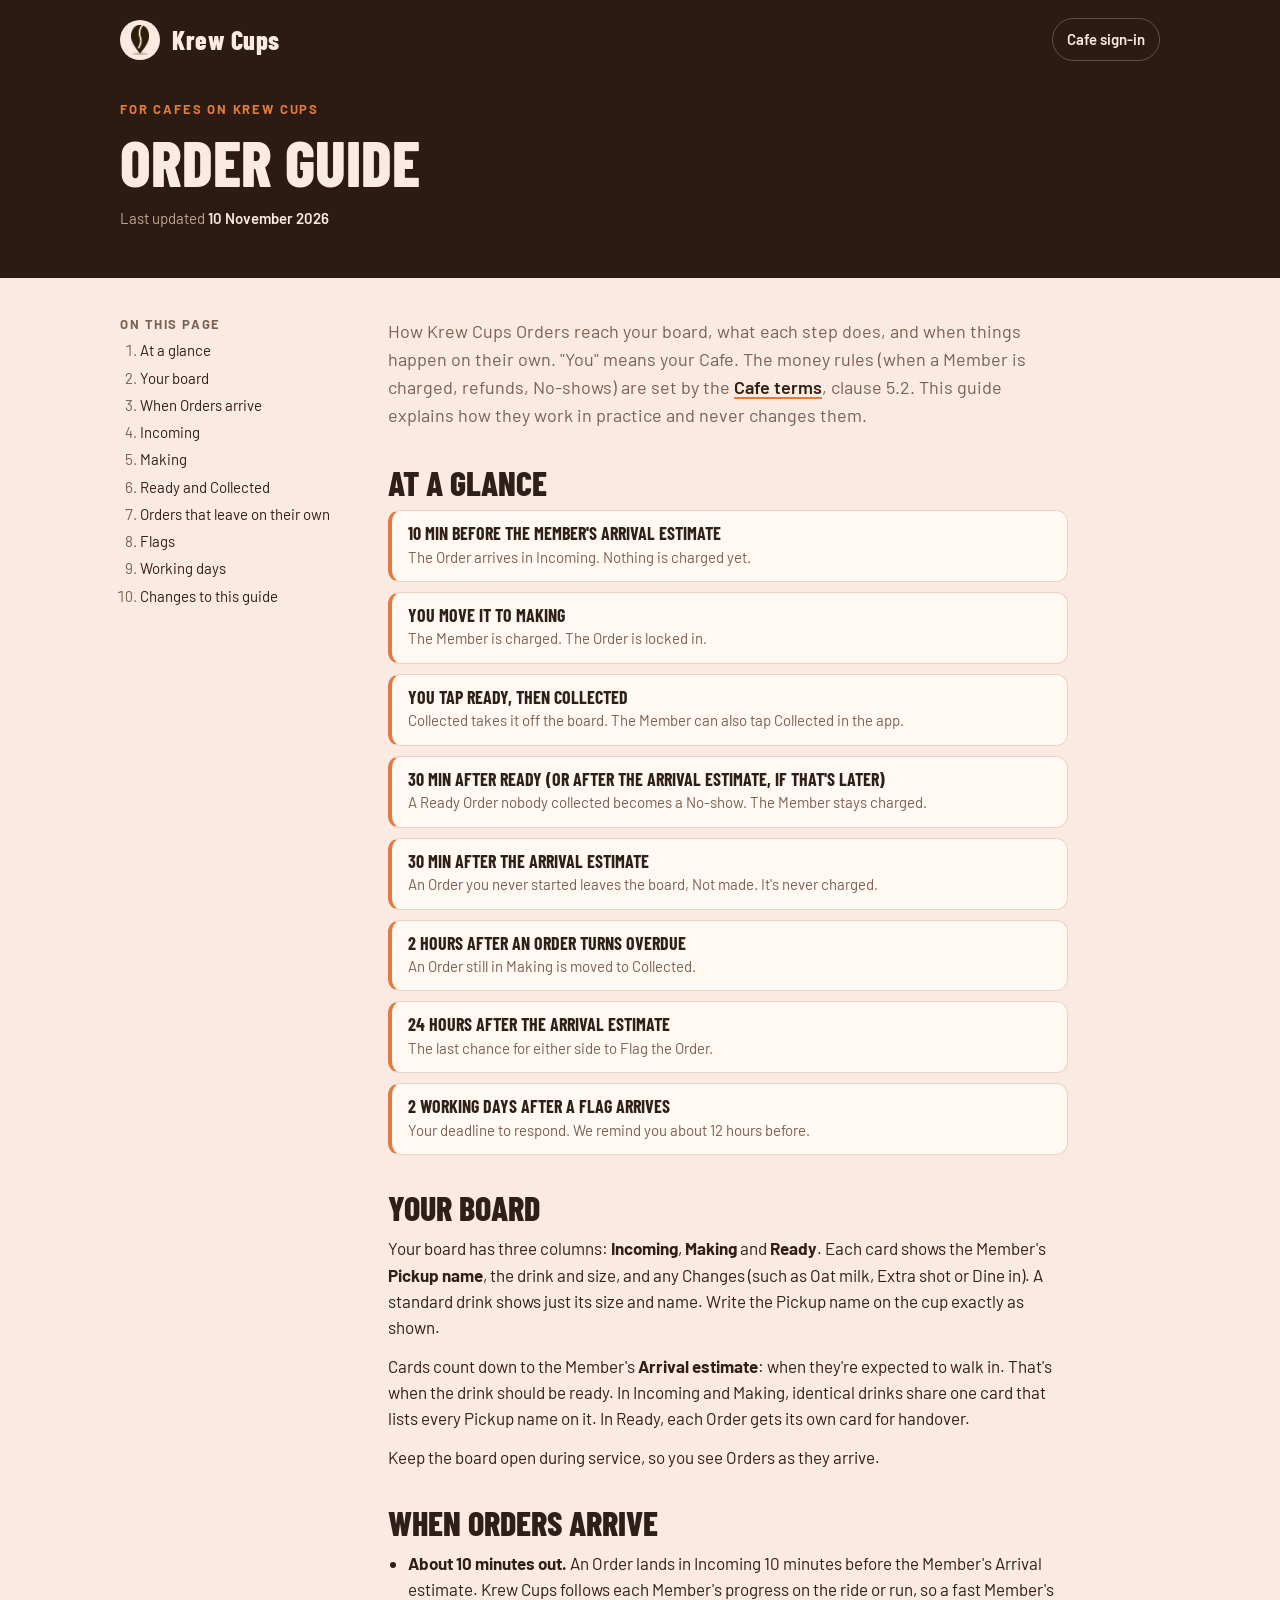
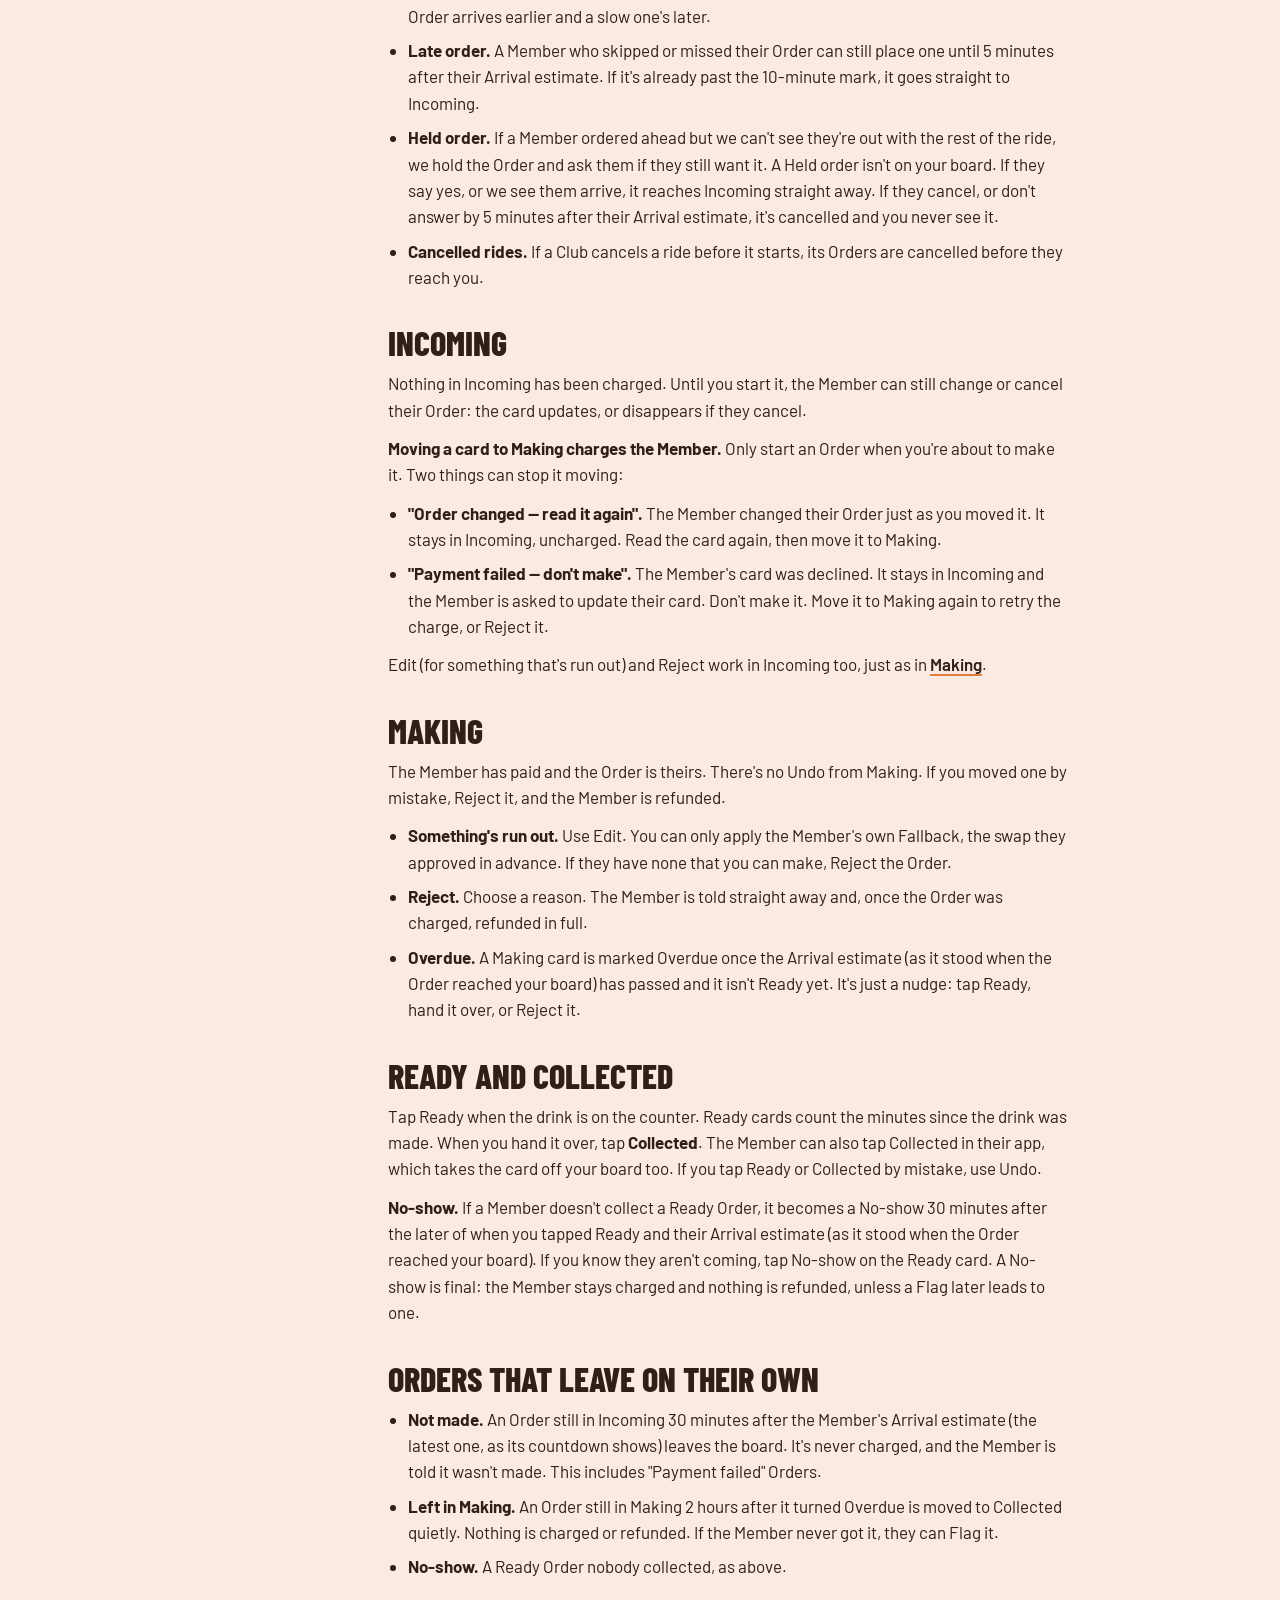
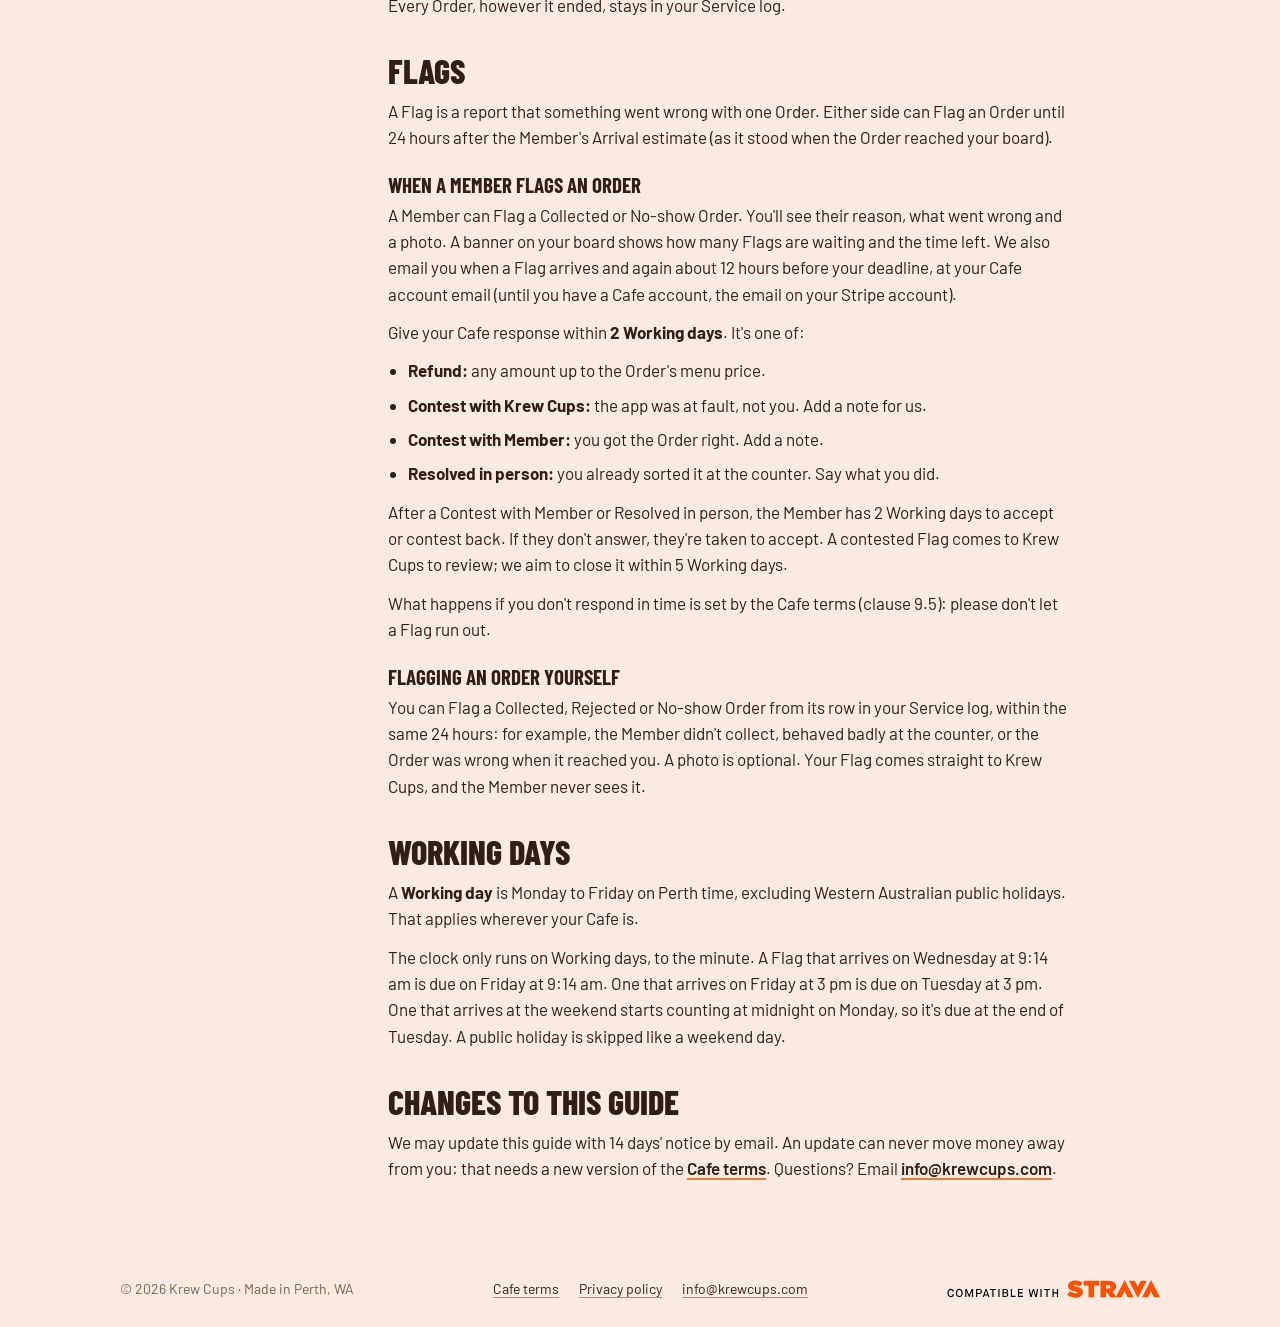
<file: order-guide/index.html>
<!doctype html>
<html lang="en-AU">
  <head>
    <meta charset="UTF-8" />
    <meta name="viewport" content="width=device-width, initial-scale=1, viewport-fit=cover" />
    <title>Order guide · Krew Cups</title>
    <meta
      name="description"
      content="How Krew Cups Orders reach your cafe's board, and what happens at each step and when."
    />
    <link rel="icon" type="image/png" href="/assets/krewcup-logo-transparent-D4JELKim.png" />
    <link rel="preconnect" href="https://fonts.googleapis.com" />
    <link rel="preconnect" href="https://fonts.gstatic.com" crossorigin />
    <link
      rel="stylesheet"
      href="https://fonts.googleapis.com/css2?family=Barlow:wght@400;500;600&family=Barlow+Condensed:wght@600;700;800&display=swap"
    />
    <link rel="stylesheet" crossorigin href="/assets/styles-b7v2vIeq.css">
  </head>
  <body>
    <header class="band">
      <div class="wrap">
        <nav class="nav" aria-label="Main">
          <a class="logo" href="../" aria-label="Krew Cups home">
            <span class="logo-badge"><img src="/assets/krewcup-logo-transparent-D4JELKim.png" alt="" /></span>
            Krew Cups
          </a>
          <a class="nav-link" href="https://cafe.krewcups.com">Cafe sign-in</a>
        </nav>
        <div class="doc-hero">
          <p class="eyebrow">For cafes on Krew Cups</p>
          <h1>Order guide</h1>
          <p class="doc-meta">Last updated <time datetime="2026-11-10">10 November 2026</time></p>
        </div>
      </div>
    </header>

    <main class="wrap doc-body">
      <nav class="toc" aria-label="On this page">
        <h2>On this page</h2>
        <ol>
          <li><a href="#glance">At a glance</a></li>
          <li><a href="#board">Your board</a></li>
          <li><a href="#arrive">When Orders arrive</a></li>
          <li><a href="#incoming">Incoming</a></li>
          <li><a href="#making">Making</a></li>
          <li><a href="#ready">Ready and Collected</a></li>
          <li><a href="#leave">Orders that leave on their own</a></li>
          <li><a href="#flags">Flags</a></li>
          <li><a href="#working-days">Working days</a></li>
          <li><a href="#changes">Changes to this guide</a></li>
        </ol>
      </nav>

      <article class="doc-text">
        <p class="doc-lead">
          How Krew Cups Orders reach your board, what each step does, and when things happen on their own. "You" means
          your Cafe. The money rules (when a Member is charged, refunds, No-shows) are set by the
          <a href="../cafe-terms/">Cafe terms</a>, clause 5.2. This guide explains how they work in practice and never
          changes them.
        </p>

        <section id="glance" aria-labelledby="glance-title">
          <h2 id="glance-title">At a glance</h2>
          <ol class="glance">
            <li>
              <b>10 min before the Member's Arrival estimate</b>
              <span>The Order arrives in Incoming. Nothing is charged yet.</span>
            </li>
            <li>
              <b>You move it to Making</b>
              <span>The Member is charged. The Order is locked in.</span>
            </li>
            <li>
              <b>You tap Ready, then Collected</b>
              <span>Collected takes it off the board. The Member can also tap Collected in the app.</span>
            </li>
            <li>
              <b>30 min after Ready (or after the Arrival estimate, if that's later)</b>
              <span>A Ready Order nobody collected becomes a No-show. The Member stays charged.</span>
            </li>
            <li>
              <b>30 min after the Arrival estimate</b>
              <span>An Order you never started leaves the board, Not made. It's never charged.</span>
            </li>
            <li>
              <b>2 hours after an Order turns Overdue</b>
              <span>An Order still in Making is moved to Collected.</span>
            </li>
            <li>
              <b>24 hours after the Arrival estimate</b>
              <span>The last chance for either side to Flag the Order.</span>
            </li>
            <li>
              <b>2 Working days after a Flag arrives</b>
              <span>Your deadline to respond. We remind you about 12 hours before.</span>
            </li>
          </ol>
        </section>

        <section id="board" aria-labelledby="board-title">
          <h2 id="board-title">Your board</h2>
          <p>
            Your board has three columns: <b>Incoming</b>, <b>Making</b> and <b>Ready</b>. Each card shows the
            Member's <b>Pickup name</b>, the drink and size, and any Changes (such as Oat milk, Extra shot or Dine in). A
            standard drink shows just its size and name. Write the Pickup name on the cup exactly as shown.
          </p>
          <p>
            Cards count down to the Member's <b>Arrival estimate</b>: when they're expected to walk in. That's when the
            drink should be ready. In Incoming and Making, identical drinks share one card that lists every Pickup name
            on it. In Ready, each Order gets its own card for handover.
          </p>
          <p>Keep the board open during service, so you see Orders as they arrive.</p>
        </section>

        <section id="arrive" aria-labelledby="arrive-title">
          <h2 id="arrive-title">When Orders arrive</h2>
          <ul>
            <li>
              <b>About 10 minutes out.</b> An Order lands in Incoming 10 minutes before the Member's Arrival estimate.
              Krew Cups follows each Member's progress on the ride or run, so a fast Member's Order arrives earlier
              and a slow one's later.
            </li>
            <li>
              <b>Late order.</b> A Member who skipped or missed their Order can still place one until 5 minutes after their
              Arrival estimate. If it's already past the 10-minute mark, it goes straight to Incoming.
            </li>
            <li>
              <b>Held order.</b> If a Member ordered ahead but we can't see they're out with the rest of the ride, we
              hold the Order and ask them if they still want it. A Held order isn't on your board. If they say yes, or
              we see them arrive, it reaches Incoming straight away. If they cancel, or don't answer by 5 minutes after their Arrival estimate, it's
              cancelled and you never see it.
            </li>
            <li>
              <b>Cancelled rides.</b> If a Club cancels a ride before it starts, its Orders are cancelled before they
              reach you.
            </li>
          </ul>
        </section>

        <section id="incoming" aria-labelledby="incoming-title">
          <h2 id="incoming-title">Incoming</h2>
          <p>
            Nothing in Incoming has been charged. Until you start it, the Member can still change or cancel their Order:
            the card updates, or disappears if they cancel.
          </p>
          <p>
            <b>Moving a card to Making charges the Member.</b> Only start an Order when you're about to make it. Two
            things can stop it moving:
          </p>
          <ul>
            <li>
              <b>"Order changed — read it again".</b> The Member changed their Order just as you moved it. It stays in
              Incoming, uncharged. Read the card again, then move it to Making.
            </li>
            <li>
              <b>"Payment failed — don't make".</b> The Member's card was declined. It stays in Incoming and the Member
              is asked to update their card. Don't make it. Move it to Making again to retry the charge, or Reject it.
            </li>
          </ul>
          <p>
            Edit (for something that's run out) and Reject work in Incoming too, just as in <a href="#making">Making</a>.
          </p>
        </section>

        <section id="making" aria-labelledby="making-title">
          <h2 id="making-title">Making</h2>
          <p>
            The Member has paid and the Order is theirs. There's no Undo from Making. If you moved one by mistake,
            Reject it, and the Member is refunded.
          </p>
          <ul>
            <li>
              <b>Something's run out.</b> Use Edit. You can only apply the Member's own Fallback, the swap they approved
              in advance. If they have none that you can make, Reject the Order.
            </li>
            <li>
              <b>Reject.</b> Choose a reason. The Member is told straight away and, once the Order was charged, refunded
              in full.
            </li>
            <li>
              <b>Overdue.</b> A Making card is marked Overdue once the Arrival estimate (as it stood when the Order
              reached your board) has passed and it isn't Ready yet. It's just a nudge: tap Ready, hand it over, or
              Reject it.
            </li>
          </ul>
        </section>

        <section id="ready" aria-labelledby="ready-title">
          <h2 id="ready-title">Ready and Collected</h2>
          <p>
            Tap Ready when the drink is on the counter. Ready cards count the minutes since the drink was made. When you
            hand it over, tap <b>Collected</b>. The Member can also tap Collected in their app, which takes the card off
            your board too. If you tap Ready or Collected by mistake, use Undo.
          </p>
          <p>
            <b>No-show.</b> If a Member doesn't collect a Ready Order, it becomes a No-show 30 minutes after the later
            of when you tapped Ready and their Arrival estimate (as it stood when the Order reached your board). If you
            know they aren't coming, tap No-show on the Ready card. A No-show is final: the Member stays charged and
            nothing is refunded, unless a Flag later leads to one.
          </p>
        </section>

        <section id="leave" aria-labelledby="leave-title">
          <h2 id="leave-title">Orders that leave on their own</h2>
          <ul>
            <li>
              <b>Not made.</b> An Order still in Incoming 30 minutes after the Member's Arrival estimate (the latest
              one, as its countdown shows) leaves the board. It's never charged, and the Member is told it wasn't
              made. This includes "Payment failed"
              Orders.
            </li>
            <li>
              <b>Left in Making.</b> An Order still in Making 2 hours after it turned Overdue is moved to Collected
              quietly. Nothing is charged or refunded. If the Member never got it, they can Flag it.
            </li>
            <li><b>No-show.</b> A Ready Order nobody collected, as above.</li>
          </ul>
          <p>Every Order, however it ended, stays in your Service log.</p>
        </section>

        <section id="flags" aria-labelledby="flags-title">
          <h2 id="flags-title">Flags</h2>
          <p>
            A Flag is a report that something went wrong with one Order. Either side can Flag an Order until 24 hours
            after the Member's Arrival estimate (as it stood when the Order reached your board).
          </p>
          <h3>When a Member Flags an Order</h3>
          <p>
            A Member can Flag a Collected or No-show Order. You'll see their reason, what went wrong and a photo. A
            banner on your board shows how many Flags are waiting and the time left. We also email you when a Flag
            arrives and again about 12 hours before your deadline, at your Cafe account email (until you have a Cafe
            account, the email on your Stripe account).
          </p>
          <p>Give your Cafe response within <b>2 Working days</b>. It's one of:</p>
          <ul>
            <li><b>Refund:</b> any amount up to the Order's menu price.</li>
            <li><b>Contest with Krew Cups:</b> the app was at fault, not you. Add a note for us.</li>
            <li><b>Contest with Member:</b> you got the Order right. Add a note.</li>
            <li><b>Resolved in person:</b> you already sorted it at the counter. Say what you did.</li>
          </ul>
          <p>
            After a Contest with Member or Resolved in person, the Member has 2 Working days to accept or contest back.
            If they don't answer, they're taken to accept. A contested Flag comes to Krew Cups to review; we aim to
            close it within 5 Working days.
          </p>
          <p>
            What happens if you don't respond in time is set by the Cafe terms (clause 9.5): please don't let a Flag run
            out.
          </p>
          <h3>Flagging an Order yourself</h3>
          <p>
            You can Flag a Collected, Rejected or No-show Order from its row in your Service log, within the same 24
            hours: for example, the Member didn't collect, behaved badly at the counter, or the Order was wrong when it
            reached you. A photo is optional. Your Flag comes straight to Krew Cups, and the Member never sees it.
          </p>
        </section>

        <section id="working-days" aria-labelledby="working-days-title">
          <h2 id="working-days-title">Working days</h2>
          <p>
            A <b>Working day</b> is Monday to Friday on Perth time, excluding Western Australian public holidays. That
            applies wherever your Cafe is.
          </p>
          <p>
            The clock only runs on Working days, to the minute. A Flag that arrives on Wednesday at 9:14 am is due on
            Friday at 9:14 am. One that arrives on Friday at 3 pm is due on Tuesday at 3 pm. One that arrives at the
            weekend starts counting at midnight on Monday, so it's due at the end of Tuesday. A public holiday is skipped
            like a weekend day.
          </p>
        </section>

        <section id="changes" aria-labelledby="changes-title">
          <h2 id="changes-title">Changes to this guide</h2>
          <p>
            We may update this guide with 14 days' notice by email. An update can never move money away from you: that
            needs a new version of the <a href="../cafe-terms/">Cafe terms</a>. Questions? Email
            <a href="mailto:info@krewcups.com">info@krewcups.com</a>.
          </p>
        </section>
      </article>
    </main>

    <footer class="wrap">
      <span>© 2026 Krew Cups · Made in Perth, WA</span>
      <nav class="foot-links" aria-label="Site">
        <a href="../cafe-terms/">Cafe terms</a>
        <a href="../privacy/">Privacy policy</a>
        <a href="mailto:info@krewcups.com">info@krewcups.com</a>
      </nav>
      <picture>
        <source srcset="/api_logo_cptblWith_strava_horiz_white.svg" media="(prefers-color-scheme: dark)" />
        <img class="strava-badge" src="/api_logo_cptblWith_strava_horiz_orange.svg" alt="Compatible with Strava" />
      </picture>
    </footer>
  </body>
</html>
</file>
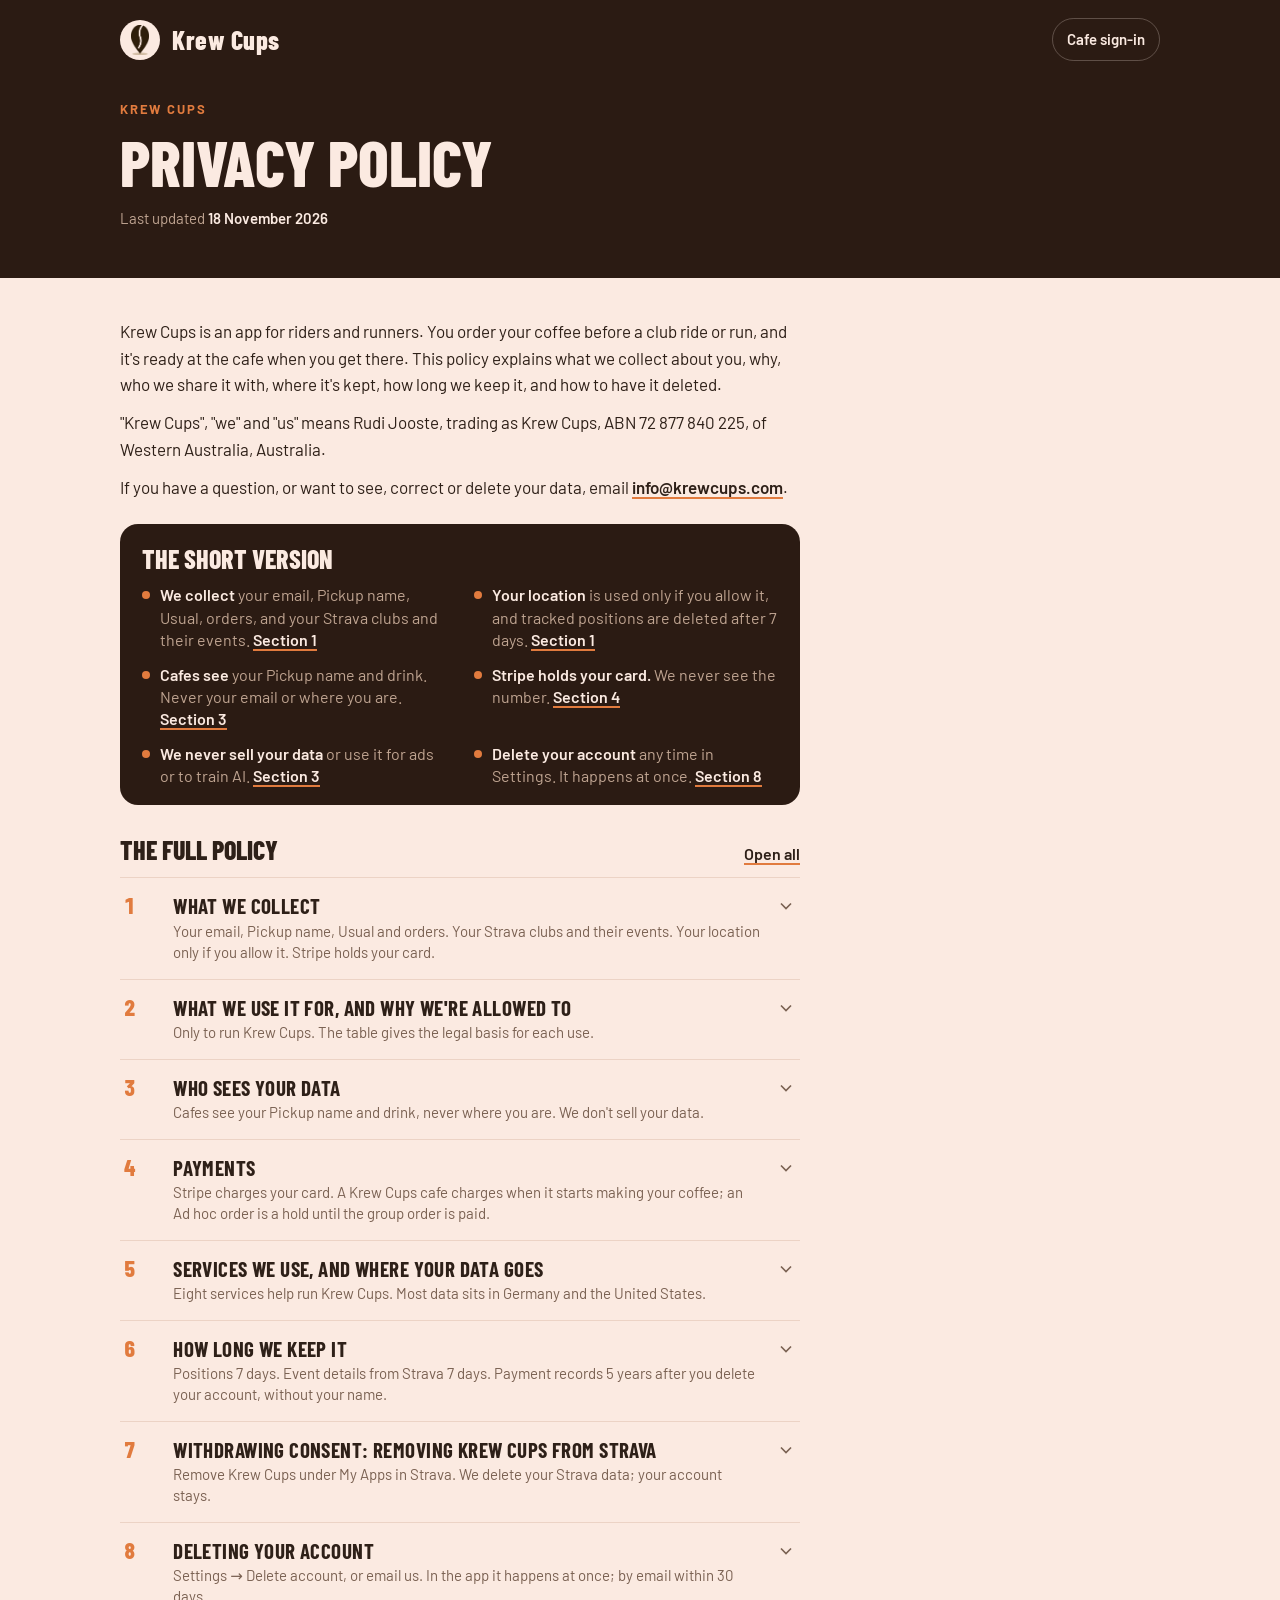
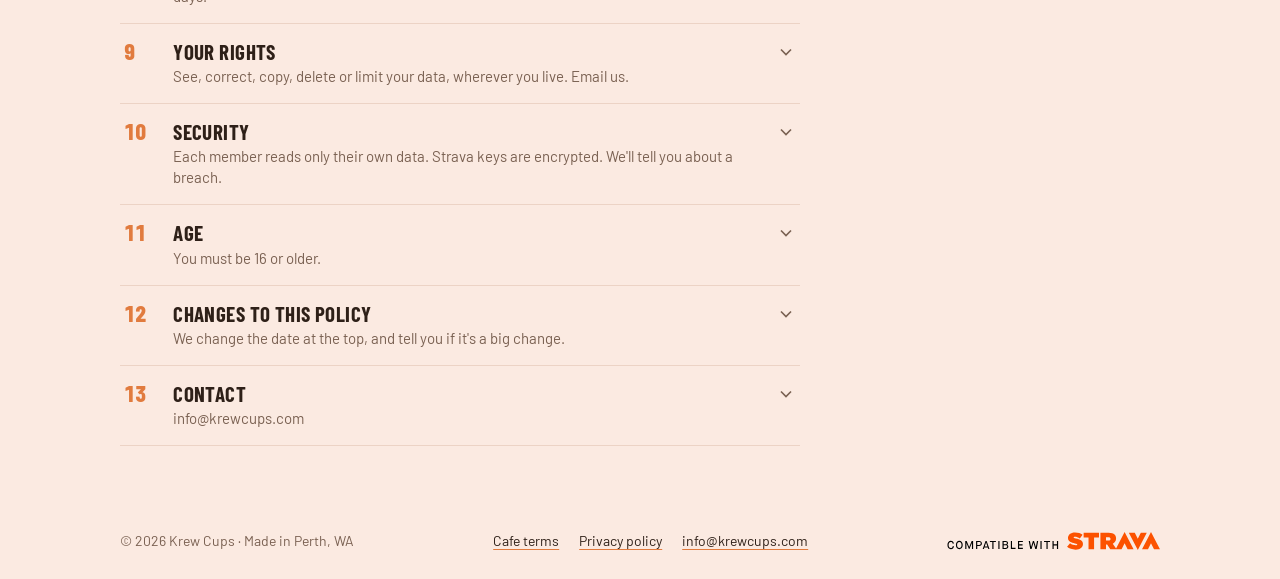
<file: privacy/index.html>
<!doctype html>
<html lang="en-AU">
  <head>
    <meta charset="UTF-8" />
    <meta name="viewport" content="width=device-width, initial-scale=1, viewport-fit=cover" />
    <title>Privacy policy · Krew Cups</title>
    <meta
      name="description"
      content="What Krew Cups collects about you, why, who sees it, where it's kept, how long we keep it, and how to have it deleted."
    />
    <link rel="icon" type="image/png" href="/assets/krewcup-logo-transparent-D4JELKim.png" />
    <link rel="preconnect" href="https://fonts.googleapis.com" />
    <link rel="preconnect" href="https://fonts.gstatic.com" crossorigin />
    <link
      rel="stylesheet"
      href="https://fonts.googleapis.com/css2?family=Barlow:wght@400;500;600&family=Barlow+Condensed:wght@600;700;800&display=swap"
    />
    <script type="module" crossorigin src="/assets/privacy-DERQk1QT.js"></script>
    <link rel="modulepreload" crossorigin href="/assets/modulepreload-polyfill-B5Qt9EMX.js">
    <link rel="stylesheet" crossorigin href="/assets/styles-b7v2vIeq.css">
  </head>
  <body class="policy-page">
    <!-- The text is the agreed policy in .scratch/privacy-policy/policy-draft.md, word for word, plus
         its "Page extras" (marked data-extra). src/privacy/__tests__/pageMatchesDraft.test.ts checks it.
         When the policy changes, change both, and the "Last updated" date. -->
    <header class="band">
      <div class="wrap">
        <nav class="nav" aria-label="Main">
          <a class="logo" href="../" aria-label="Krew Cups home">
            <span class="logo-badge"><img src="/assets/krewcup-logo-transparent-D4JELKim.png" alt="" /></span>
            Krew Cups
          </a>
          <a class="nav-link" href="https://cafe.krewcups.com">Cafe sign-in</a>
        </nav>
        <div class="doc-hero">
          <p class="eyebrow">Krew Cups</p>
          <h1>Privacy policy</h1>
          <p class="doc-meta">Last updated <time datetime="2026-11-18">18 November 2026</time></p>
        </div>
      </div>
    </header>

    <main class="wrap doc-single">
      <article class="doc-text policy">
        <p>Krew Cups is an app for riders and runners. You order your coffee before a club ride or run, and it's ready at the cafe when you get there. This policy explains what we collect about you, why, who we share it with, where it's kept, how long we keep it, and how to have it deleted.</p>
        <p>"Krew Cups", "we" and "us" means Rudi Jooste, trading as Krew Cups, ABN 72 877 840 225, of Western Australia, Australia.</p>
        <p>If you have a question, or want to see, correct or delete your data, email <strong><a href="mailto:info@krewcups.com">info@krewcups.com</a></strong>.</p>

        <section class="policy-short" aria-labelledby="short-title" data-extra>
          <h2 id="short-title">The short version</h2>
          <ul>
            <li><span><b>We collect</b> your email, Pickup name, Usual, orders, and your Strava clubs and their events. <a href="#s1">Section 1</a></span></li>
            <li><span><b>Your location</b> is used only if you allow it, and tracked positions are deleted after 7 days. <a href="#s1">Section 1</a></span></li>
            <li><span><b>Cafes see</b> your Pickup name and drink. Never your email or where you are. <a href="#s3">Section 3</a></span></li>
            <li><span><b>Stripe holds your card.</b> We never see the number. <a href="#s4">Section 4</a></span></li>
            <li><span><b>We never sell your data</b> or use it for ads or to train AI. <a href="#s3">Section 3</a></span></li>
            <li><span><b>Delete your account</b> any time in Settings. It happens at once. <a href="#s8">Section 8</a></span></li>
          </ul>
        </section>

        <div class="acc-tools" data-extra>
          <h2>The full policy</h2>
          <button type="button" id="open-all" hidden>Open all</button>
        </div>

        <details class="acc" id="s1">
          <summary>
            <span class="n">1</span>
            <span class="st"><b>What we collect</b> <small data-extra>Your email, Pickup name, Usual and orders. Your Strava clubs and their events. Your location only if you allow it. Stripe holds your card.</small></span>
            <svg class="chev" width="20" height="20" viewBox="0 0 24 24" fill="none" stroke="currentColor" stroke-width="2" aria-hidden="true"><path d="M6 9l6 6 6-6" /></svg>
          </summary>
          <div class="acc-body">
            <h3>Your account</h3>
            <ul>
              <li><strong>Your email address.</strong> You sign in with a one-time code sent to it. We also use it to email you about your account, for example to confirm that it's deleted, and to contact you about a problem reported with one of your orders.</li>
              <li><strong>Your Pickup name.</strong> The name your coffee is made under and written on your cup, such as "Sam K.". It starts as the first name and last initial from your Strava profile. We keep only that, not your full Strava name. You can change it at any time, and once you have, reconnecting Strava won't change it back.</li>
              <li><strong>Your Usual.</strong> The drink you normally have: its size, any changes (such as oat milk or an extra shot), whether you're having it in or taking it away, and the swaps you approve in advance for when the cafe can't make part of it.</li>
              <li><strong>Whether you're going.</strong> For each of your clubs' Events, whether you've said you're going or not going.</li>
              <li><strong>Your orders.</strong> The orders you place: which Event, which cafe, what you ordered, any note you add, the price, the platform fee and what happened to the order (made, collected, refunded and so on).</li>
              <li><strong>Problems you report.</strong> If you flag a problem with an order, we keep your reason, what you wrote, the photo you attached, and how you answered the cafe's response. Before your photo is uploaded, the app removes its hidden details, such as where it was taken.</li>
              <li><strong>Problems a cafe reports.</strong> A cafe can flag a problem with one of your orders, for example that it was never collected. We keep the cafe's reason and what it wrote. You aren't shown these reports, but you can ask us for a copy. If several of these are upheld, your account can be suspended from ordering. We keep a record of any suspension, and you're told why.</li>
            </ul>
            <h3>Cafes without Krew Cups ordering (Ad hoc Cafes)</h3>
            <p>If your Event has no cafe yet, you can ask for one to be added, giving its name and a Google Maps link, and you can tell us the prices on its menu. We keep that it was you who asked, and the prices you entered.</p>
            <p>If you offer to place and pay for the group's order at such a cafe (you "Claim" it), we keep that you did. To receive the group's payments, you set up a payout account with <strong>Stripe</strong>. Stripe asks you directly for your identity and bank details, and keeps them under its own privacy policy. We hold only Stripe's reference to that account.</p>
            <p>If a member's card can't be charged for such an order, Krew Cups may pay that member's share to the member who placed the order. We then keep a record of the amount the member owes us, until it's paid.</p>
            <h3>From Strava</h3>
            <p>Krew Cups needs a Strava account. When you connect it, you approve the connection on Strava's own page, and Strava sends us the data below. We don't get your Strava password.</p>
            <ul>
              <li><strong>Your Strava athlete ID</strong>, and the keys Strava gives us to read your data on your behalf. The long-lived key is stored encrypted in a separate, access-controlled vault, not in our ordinary tables.</li>
              <li><strong>Your name</strong> from your Strava profile, used only to set your starting Pickup name (see above).</li>
              <li><strong>Your Strava clubs</strong>: which clubs you belong to, and each club's name.</li>
              <li><strong>Your clubs' upcoming group events</strong>: the title, start time, meeting location, sport (ride or run), route distance and the route's line on the map. We use this to know when and where to expect you, and which cafe your order goes to.</li>
            </ul>
            <p><strong>Strava access we ask for:</strong> <code>read</code> only, which covers your public profile, your clubs and your clubs' events. We don't read your activities.</p>
            <p>We check your club list with Strava at least every 6 days, and whenever you sync. Upcoming Events are refreshed from Strava daily.</p>
            <p>We read your Strava data only to run Krew Cups. We don't sell it, we don't use it for advertising, and we don't use it to train AI models. Your clubs' events are shown to other Krew Cups members in the same club, because they're the club's events, not yours.</p>
            <h3>Your location (only if you allow it)</h3>
            <p>Krew Cups uses your location only if you allow it in your phone's settings. With location permission off, we never use your location, and the app works out when you'll arrive from the group's pace instead.</p>
            <p>With it allowed, we use it in three ways:</p>
            <ul>
              <li><strong>Before an Event (Location ping).</strong> About ten minutes before the start, your phone checks once whether you're near the start, so we can send you the order reminder at the right moment. With "Always" location permission, your phone can keep watching, until the start, for you arriving nearby. Your phone sends us that position, but we don't store it. We keep only your distance from the start.</li>
              <li><strong>During an Event, while you have an order (Live tracking).</strong> Your phone sends us its position every so often, so the cafe can have your coffee ready when you actually arrive. Tracking runs only while you have a live order. It stops when you arrive, when your order is finished or cancelled, 30 minutes after you were expected, or when you press Stop on the Event screen. For each position we store the latitude, longitude, accuracy, the time your phone took it and the time we received it.</li>
              <li><strong>Your rough area.</strong> While Location sharing is on in the app's Settings, we keep where your phone last was while the app was open, rounded to about 1 km. Each new one replaces the last. If your phone can't check whether you're near the start, we use it so you aren't sent the order reminder for an Event far from you. Switching Location sharing off deletes it.</li>
            </ul>
            <p>We keep the times worked out from your positions: when your order was sent to the cafe, and when you arrived.</p>
            <h3>Your payment card</h3>
            <p>Your card is saved with, and charged by, <strong>Stripe</strong>. Your card number never reaches Krew Cups' own systems. We hold only Stripe's reference to you and to your card, and the amounts and results of your payments. See section 4.</p>
            <h3>Your phone</h3>
            <ul>
              <li><strong>A push notification token</strong>, so we can send you order reminders and updates, plus a record of which notifications we sent you.</li>
              <li><strong>Your phone's location permission</strong>: whether you granted it.</li>
            </ul>
            <h3>If you register interest on krewcups.com</h3>
            <p>The form on our website collects your email address, whether you're a rider or runner, club organiser or cafe owner, and your club's or cafe's name if you give it. A cafe owner, here or on cafe.krewcups.com, also gives the cafe's name and their own name, and can add a phone number and suburb. We use it to email you (or, if you gave a phone number, call you) when Krew Cups launches near you, plus the odd product update. To unsubscribe, or have your details deleted, email <a href="mailto:info@krewcups.com">info@krewcups.com</a>, or reply "unsubscribe" to any of these emails. We act on it within 5 working days.</p>
          </div>
        </details>
        <details class="acc" id="s2">
          <summary>
            <span class="n">2</span>
            <span class="st"><b>What we use it for, and why we're allowed to</b> <small data-extra>Only to run Krew Cups. The table gives the legal basis for each use.</small></span>
            <svg class="chev" width="20" height="20" viewBox="0 0 24 24" fill="none" stroke="currentColor" stroke-width="2" aria-hidden="true"><path d="M6 9l6 6 6-6" /></svg>
          </summary>
          <div class="acc-body">
            <div class="table-wrap">
              <table>
              <thead>
                <tr>
                  <th>Use</th>
                  <th>Legal basis</th>
                </tr>
              </thead>
              <tbody>
                <tr>
                  <td>Your account, Usual and Pickup name; showing your clubs' Events and taking your orders; reading your Strava clubs and events; sending your order to the cafe at the right time</td>
                  <td>Providing the service you asked for</td>
                </tr>
                <tr>
                  <td>Taking payment, handling refunds, and recording what members owe</td>
                  <td>Providing the service you asked for</td>
                </tr>
                <tr>
                  <td>Connecting Strava</td>
                  <td>Your consent, which you can withdraw at any time (section 7)</td>
                </tr>
                <tr>
                  <td>Your location</td>
                  <td>Your consent, given and withdrawn through your phone's location permission</td>
                </tr>
                <tr>
                  <td>Push notifications</td>
                  <td>Your consent, given and withdrawn through your phone's notification permission</td>
                </tr>
                <tr>
                  <td>Looking into problems you or a cafe report, and suspending members whose orders are repeatedly upheld as a problem</td>
                  <td>Our legitimate interest in keeping Krew Cups fair for members and cafes</td>
                </tr>
                <tr>
                  <td>Emails to people who registered interest</td>
                  <td>Your consent, given on the form</td>
                </tr>
                <tr>
                  <td>Keeping payment records</td>
                  <td>Our legal obligation to keep tax records</td>
                </tr>
              </tbody>
              </table>
            </div>
          </div>
        </details>
        <details class="acc" id="s3">
          <summary>
            <span class="n">3</span>
            <span class="st"><b>Who sees your data</b> <small data-extra>Cafes see your Pickup name and drink, never where you are. We don't sell your data.</small></span>
            <svg class="chev" width="20" height="20" viewBox="0 0 24 24" fill="none" stroke="currentColor" stroke-width="2" aria-hidden="true"><path d="M6 9l6 6 6-6" /></svg>
          </summary>
          <div class="acc-body">
            <ul>
              <li><strong>Cafes</strong> see your Pickup name, your drink, when you're expected and a countdown, never where you are, your email address or your Strava data. If you flag an order, that cafe sees your reason, what you wrote and your photo.</li>
              <li><strong>Other members of your club</strong> see the club's Events. At an Ad hoc Cafe, the drink list for the group order shows no names. Once the group order is complete, the member who placed it sees each member's Pickup name and whether their payment went through.</li>
              <li><strong>Krew Cups</strong> (Rudi Jooste) can see the data in section 1 to run the app and look into problems.</li>
              <li><strong>The services we use</strong>, listed in section 5, only to run Krew Cups.</li>
              <li>We don't sell your data, and we don't share it with advertisers.</li>
            </ul>
          </div>
        </details>
        <details class="acc" id="s4">
          <summary>
            <span class="n">4</span>
            <span class="st"><b>Payments</b> <small data-extra>Stripe charges your card. A Krew Cups cafe charges when it starts making your coffee; an Ad hoc order is a hold until the group order is paid.</small></span>
            <svg class="chev" width="20" height="20" viewBox="0 0 24 24" fill="none" stroke="currentColor" stroke-width="2" aria-hidden="true"><path d="M6 9l6 6 6-6" /></svg>
          </summary>
          <div class="acc-body">
            <p>Payments are processed by <strong>Stripe</strong>. When you save a card, you enter it into Stripe's own form, and Stripe keeps it. You have one saved card at a time.</p>
            <p>At a cafe that takes Krew Cups orders, your card is charged when the cafe starts making your coffee. Until then you can change or cancel your order at no charge. The payment goes to the cafe's own Stripe account, and Krew Cups takes its platform fee from it. For each order, Stripe uses your card on the cafe's Stripe account once, and then that copy is removed. The cafe's record of the payment shows your card's brand and last 4 digits, as with any card payment.</p>
            <p>At an Ad hoc Cafe, we place a hold on your card when you order. We take the payment when the member who placed the group order completes it, and pass it to them. If nobody completes it, the hold is released.</p>
            <p>Stripe handles your card under its own privacy policy: <a href="https://stripe.com/privacy">https://stripe.com/privacy</a>. We keep a record of each payment (amount, fee, status, Stripe's reference) for the cafe's and our payment and tax records.</p>
          </div>
        </details>
        <details class="acc" id="s5">
          <summary>
            <span class="n">5</span>
            <span class="st"><b>Services we use, and where your data goes</b> <small data-extra>Eight services help run Krew Cups. Most data sits in Germany and the United States.</small></span>
            <svg class="chev" width="20" height="20" viewBox="0 0 24 24" fill="none" stroke="currentColor" stroke-width="2" aria-hidden="true"><path d="M6 9l6 6 6-6" /></svg>
          </summary>
          <div class="acc-body">
            <p>These companies process data for us, only to run Krew Cups:</p>
            <div class="table-wrap">
              <table>
              <thead>
                <tr>
                  <th>Service</th>
                  <th>What for</th>
                  <th>What it handles</th>
                  <th>Where</th>
                </tr>
              </thead>
              <tbody>
                <tr>
                  <td><strong>Supabase</strong></td>
                  <td>Our database, sign-in, file storage and server code</td>
                  <td>Everything in section 1</td>
                  <td>Germany (Frankfurt)</td>
                </tr>
                <tr>
                  <td><strong>Strava</strong></td>
                  <td>Your clubs and their events</td>
                  <td>See "From Strava" above</td>
                  <td>United States</td>
                </tr>
                <tr>
                  <td><strong>Stripe</strong></td>
                  <td>Saving your card, taking payments, and payout accounts</td>
                  <td>Your card, payments, refunds and payout details</td>
                  <td>United States</td>
                </tr>
                <tr>
                  <td><strong>Expo</strong>, with Google Firebase Cloud Messaging (Android) and Apple Push Notification service (iPhone)</td>
                  <td>Delivering push notifications</td>
                  <td>Your push token and the notification text</td>
                  <td>United States</td>
                </tr>
                <tr>
                  <td><strong>Google Maps Platform</strong></td>
                  <td>Looking up cafe and Event addresses and time zones, and maps on the cafe's screen</td>
                  <td>Addresses and coordinates of cafes and Events, never your own location</td>
                  <td>United States</td>
                </tr>
                <tr>
                  <td><strong>Resend</strong></td>
                  <td>Sending sign-in codes and account and order emails</td>
                  <td>Your email address and the email's content</td>
                  <td>United States</td>
                </tr>
                <tr>
                  <td><strong>Zoho Mail</strong></td>
                  <td>Our inbox, <a href="mailto:info@krewcups.com">info@krewcups.com</a></td>
                  <td>Anything you email us</td>
                  <td>Australia</td>
                </tr>
                <tr>
                  <td><strong>GitHub Pages</strong></td>
                  <td>Hosting krewcups.com and the cafe screen</td>
                  <td>Standard web server logs</td>
                  <td>United States</td>
                </tr>
              </tbody>
              </table>
            </div>
            <p>So your data is stored and processed outside Australia, mainly in Germany and the United States. We follow the Australian Privacy Principles, including on sending data overseas, and we use these services under their standard data protection terms.</p>
            <p><strong>Strava collects usage data.</strong> Strava may monitor and collect data about how you use Strava through Krew Cups, and may use it for any business purpose, for example to improve Strava, to support developers and users, and to check that apps follow its rules. Strava handles it under its own privacy policy: <a href="https://www.strava.com/legal/privacy">https://www.strava.com/legal/privacy</a>.</p>
          </div>
        </details>
        <details class="acc" id="s6">
          <summary>
            <span class="n">6</span>
            <span class="st"><b>How long we keep it</b> <small data-extra>Positions 7 days. Event details from Strava 7 days. Payment records 5 years after you delete your account, without your name.</small></span>
            <svg class="chev" width="20" height="20" viewBox="0 0 24 24" fill="none" stroke="currentColor" stroke-width="2" aria-hidden="true"><path d="M6 9l6 6 6-6" /></svg>
          </summary>
          <div class="acc-body">
            <ul>
              <li><strong>Tracked positions:</strong> 7 days after tracking stops, then deleted. We keep them that long only to look into a problem you or the cafe reports.</li>
              <li><strong>Your distance from the start</strong> (Location ping): until you delete your account.</li>
              <li><strong>Your rough area:</strong> until it's replaced, you switch Location sharing off, or you delete your account.</li>
              <li><strong>An Event's details from Strava</strong> (title, location, sport, route distance): deleted at the latest 7 days after the Event starts, or 7 days after Strava last refreshed it. The Event itself stays, so your order history can still show it, named by cafe and date.</li>
              <li><strong>An Event's route line:</strong> deleted 24 hours after the Event starts, or 6 days after Strava last refreshed it.</li>
              <li><strong>Your clubs:</strong> checked with Strava at least every 6 days and when you sync. When you leave a club on Strava, you leave it on Krew Cups at the next check. If we can't check your clubs with Strava for 7 days, your club memberships are removed until a check succeeds. A club name nobody has refreshed for 7 days is deleted.</li>
              <li><strong>Your Strava connection</strong> (athlete ID and access keys): while you're connected.</li>
              <li><strong>Photos attached to a reported problem:</strong> deleted 120 days after the report is filed, or when you delete your account.</li>
              <li><strong>Your account, Usual, Pickup name, whether you're going, order history, reports and suspensions:</strong> until you delete your account.</li>
              <li><strong>Payment records of past orders, and what a member owed:</strong> kept for 5 years after you delete your account, without your name or anything linking them to you, for the cafe's and our payment and tax records. Then deleted.</li>
            </ul>
          </div>
        </details>
        <details class="acc" id="s7">
          <summary>
            <span class="n">7</span>
            <span class="st"><b>Withdrawing consent: removing Krew Cups from Strava</b> <small data-extra>Remove Krew Cups under My Apps in Strava. We delete your Strava data; your account stays.</small></span>
            <svg class="chev" width="20" height="20" viewBox="0 0 24 24" fill="none" stroke="currentColor" stroke-width="2" aria-hidden="true"><path d="M6 9l6 6 6-6" /></svg>
          </summary>
          <div class="acc-body">
            <p>You can stop Krew Cups reading your Strava data at any time, on Strava:</p>
            <ol>
              <li>Open <strong>Strava's settings → My Apps</strong> (<a href="https://www.strava.com/settings/apps">https://www.strava.com/settings/apps</a>).</li>
              <li>Find Krew Cups and choose <strong>Revoke Access</strong>.</li>
            </ol>
            <p>Strava tells us straight away. We then delete your Strava connection and keys and your club memberships, and cancel, without charge, any order not yet sent to a cafe. An order already sent to the cafe still goes ahead. Your account, Usual, saved card, Pickup name and order history stay, so you can reconnect later and carry on. Since Krew Cups needs Strava, the app will ask you to reconnect next time you open it.</p>
            <p>We do the same if Strava stops letting us access your account, for example because you deleted your Strava account.</p>
          </div>
        </details>
        <details class="acc" id="s8">
          <summary>
            <span class="n">8</span>
            <span class="st"><b>Deleting your account</b> <small data-extra>Settings → Delete account, or email us. In the app it happens at once; by email within 30 days.</small></span>
            <svg class="chev" width="20" height="20" viewBox="0 0 24 24" fill="none" stroke="currentColor" stroke-width="2" aria-hidden="true"><path d="M6 9l6 6 6-6" /></svg>
          </summary>
          <div class="acc-body">
            <p>To delete your Krew Cups account, open <strong>Settings → Delete account</strong> in the app and confirm. You can also email <a href="mailto:info@krewcups.com">info@krewcups.com</a> and ask us to do it. We'll do it within 30 days.</p>
            <p>When you delete your account, at once:</p>
            <ul>
              <li>we revoke Krew Cups' access to your Strava account, so it disappears from your Strava connected apps;</li>
              <li>we delete your customer record and saved card from Stripe;</li>
              <li>we cancel, without charge, any order not yet sent to a cafe;</li>
              <li>we delete your Usual, Pickup name, whether you're going to Events, tracked positions, distances, Strava connection, club memberships, menu prices you entered, push tokens, notification history and suspensions;</li>
              <li>we blank the notes you added to orders and what you wrote in reports, and delete your photos;</li>
              <li>we delete your sign-in account and email address;</li>
              <li>last, we email you to confirm your account and data are deleted.</li>
            </ul>
            <p>If one of your orders is already with the cafe and not yet finished, we can't delete your account until it is. The app tells you when this is the case.</p>
            <p>Past orders, reports, payment records and anything a member owed are kept, because the cafe and Krew Cups need them for their payment and tax records. They no longer link to you and don't carry your name: they show as "Deleted member". They're deleted 5 years later.</p>
            <p>If you set up a Stripe payout account to place group orders, it belongs to you and stays with Stripe. Close it with Stripe directly.</p>
            <p>The confirmation email comes from <a href="mailto:no-reply@activation.krewcups.com">no-reply@activation.krewcups.com</a>. Replies go to <a href="mailto:info@krewcups.com">info@krewcups.com</a>.</p>
          </div>
        </details>
        <details class="acc" id="s9">
          <summary>
            <span class="n">9</span>
            <span class="st"><b>Your rights</b> <small data-extra>See, correct, copy, delete or limit your data, wherever you live. Email us.</small></span>
            <svg class="chev" width="20" height="20" viewBox="0 0 24 24" fill="none" stroke="currentColor" stroke-width="2" aria-hidden="true"><path d="M6 9l6 6 6-6" /></svg>
          </summary>
          <div class="acc-body">
            <p>Wherever you live, you can ask us to:</p>
            <ul>
              <li>give you a copy of the data we hold about you, in a format you can take elsewhere;</li>
              <li>correct it;</li>
              <li>delete it;</li>
              <li>stop or limit how we use it, or object to a use.</li>
            </ul>
            <p>Email <a href="mailto:info@krewcups.com">info@krewcups.com</a>. We'll reply within 30 days. You can change your Pickup name, Usual and card yourself in the app, and switch location and notifications off in your phone's settings.</p>
            <p>We follow the Australian Privacy Principles. If you're not happy with how we've handled your data, email us first. If we can't resolve it and you live outside Australia, you can complain to your local data protection authority.</p>
          </div>
        </details>
        <details class="acc" id="s10">
          <summary>
            <span class="n">10</span>
            <span class="st"><b>Security</b> <small data-extra>Each member reads only their own data. Strava keys are encrypted. We'll tell you about a breach.</small></span>
            <svg class="chev" width="20" height="20" viewBox="0 0 24 24" fill="none" stroke="currentColor" stroke-width="2" aria-hidden="true"><path d="M6 9l6 6 6-6" /></svg>
          </summary>
          <div class="acc-body">
            <p>Your data is stored with Supabase, and each member can only read their own data. Strava access keys are kept encrypted in a separate vault. Card details are held by Stripe, never by us. Only Rudi Jooste, who runs Krew Cups, can access the data behind the app.</p>
            <p>If a breach affects your data, we'll tell you promptly. If it involves Strava data, we'll also tell Strava within 24 hours.</p>
          </div>
        </details>
        <details class="acc" id="s11">
          <summary>
            <span class="n">11</span>
            <span class="st"><b>Age</b> <small data-extra>You must be 16 or older.</small></span>
            <svg class="chev" width="20" height="20" viewBox="0 0 24 24" fill="none" stroke="currentColor" stroke-width="2" aria-hidden="true"><path d="M6 9l6 6 6-6" /></svg>
          </summary>
          <div class="acc-body">
            <p>You must be 16 or older to use Krew Cups.</p>
          </div>
        </details>
        <details class="acc" id="s12">
          <summary>
            <span class="n">12</span>
            <span class="st"><b>Changes to this policy</b> <small data-extra>We change the date at the top, and tell you if it's a big change.</small></span>
            <svg class="chev" width="20" height="20" viewBox="0 0 24 24" fill="none" stroke="currentColor" stroke-width="2" aria-hidden="true"><path d="M6 9l6 6 6-6" /></svg>
          </summary>
          <div class="acc-body">
            <p>We'll update this page when what we do changes, and change the date at the top. For a significant change, we'll tell you in the app or by email.</p>
          </div>
        </details>
        <details class="acc" id="s13">
          <summary>
            <span class="n">13</span>
            <span class="st"><b>Contact</b> <small data-extra>info@krewcups.com</small></span>
            <svg class="chev" width="20" height="20" viewBox="0 0 24 24" fill="none" stroke="currentColor" stroke-width="2" aria-hidden="true"><path d="M6 9l6 6 6-6" /></svg>
          </summary>
          <div class="acc-body">
            <p>Email <strong><a href="mailto:info@krewcups.com">info@krewcups.com</a></strong>.</p>
          </div>
        </details>
      </article>
    </main>

    <footer class="wrap">
      <span>© 2026 Krew Cups · Made in Perth, WA</span>
      <nav class="foot-links" aria-label="Site">
        <a href="../cafe-terms/">Cafe terms</a>
        <a href="./" aria-current="page">Privacy policy</a>
        <a href="mailto:info@krewcups.com">info@krewcups.com</a>
      </nav>
      <picture>
        <source srcset="/api_logo_cptblWith_strava_horiz_white.svg" media="(prefers-color-scheme: dark)" />
        <img class="strava-badge" src="/api_logo_cptblWith_strava_horiz_orange.svg" alt="Compatible with Strava" />
      </picture>
    </footer>
  </body>
</html>
</file>
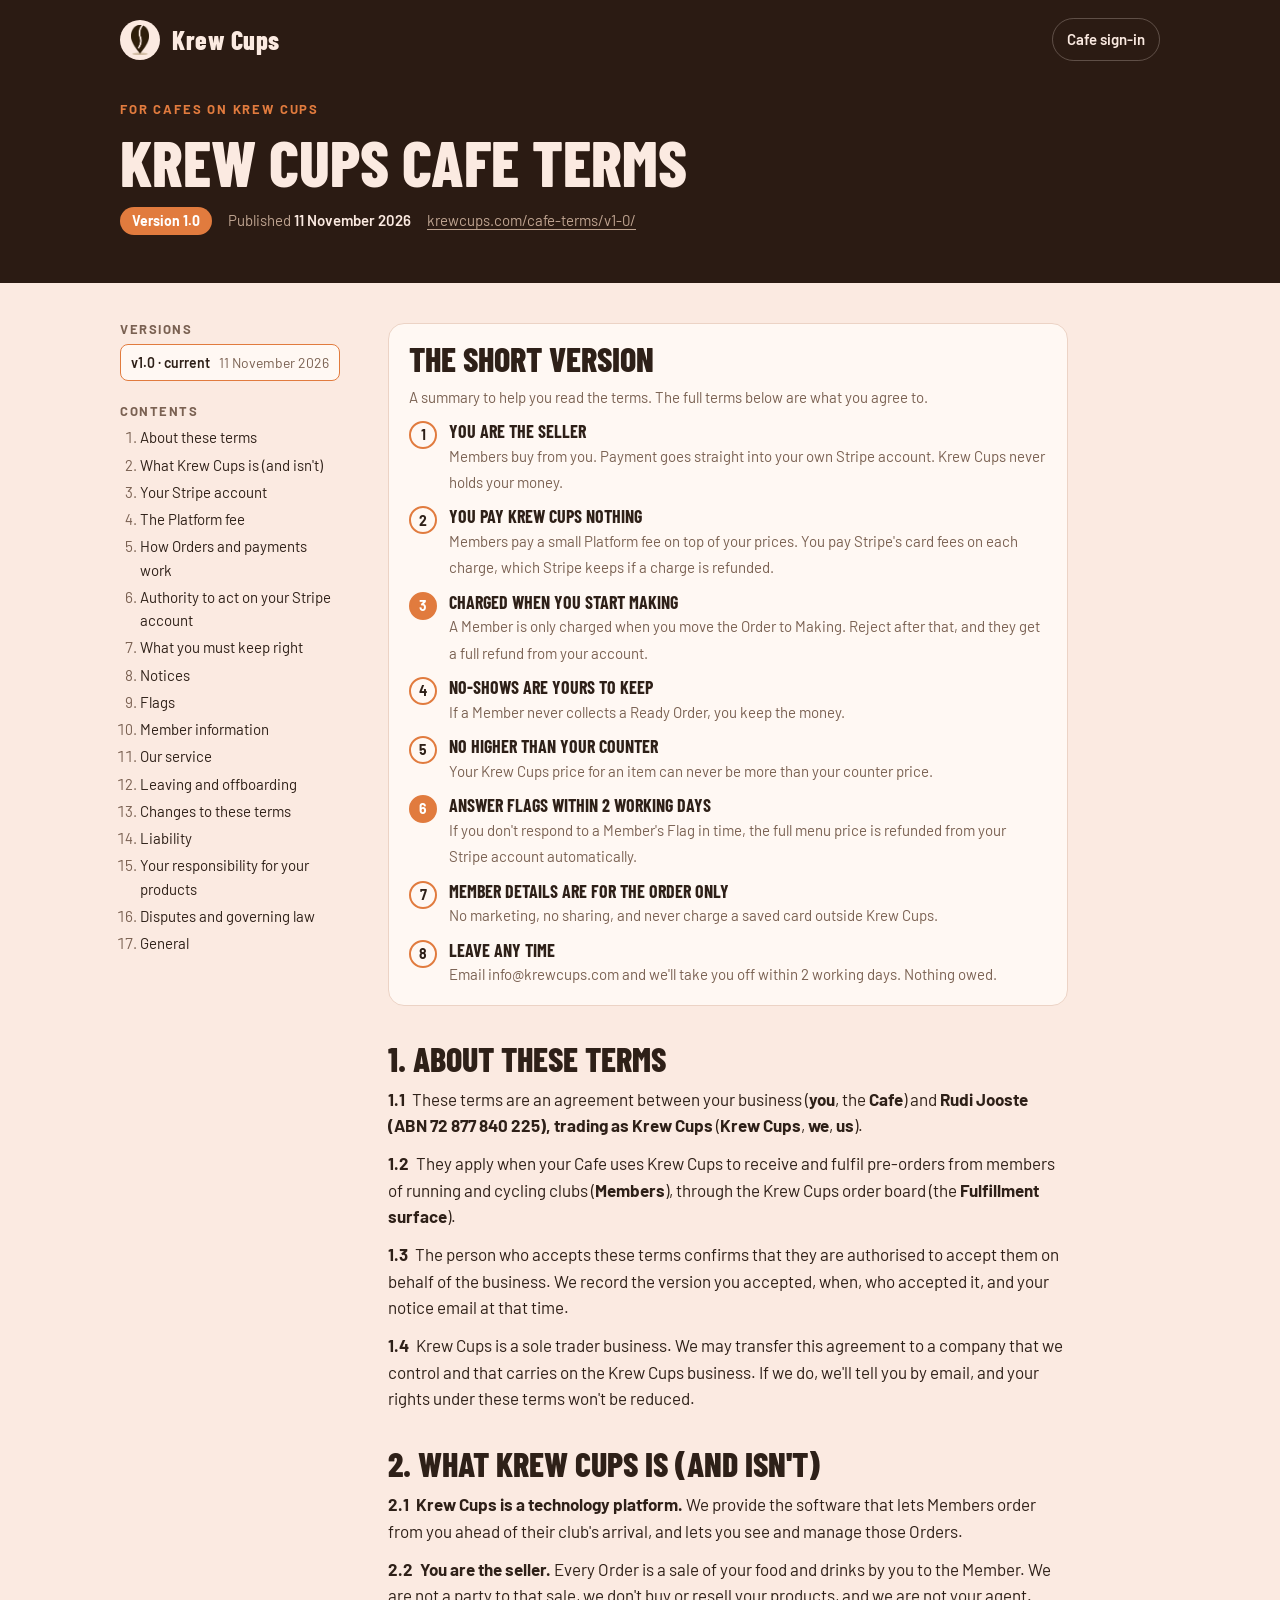
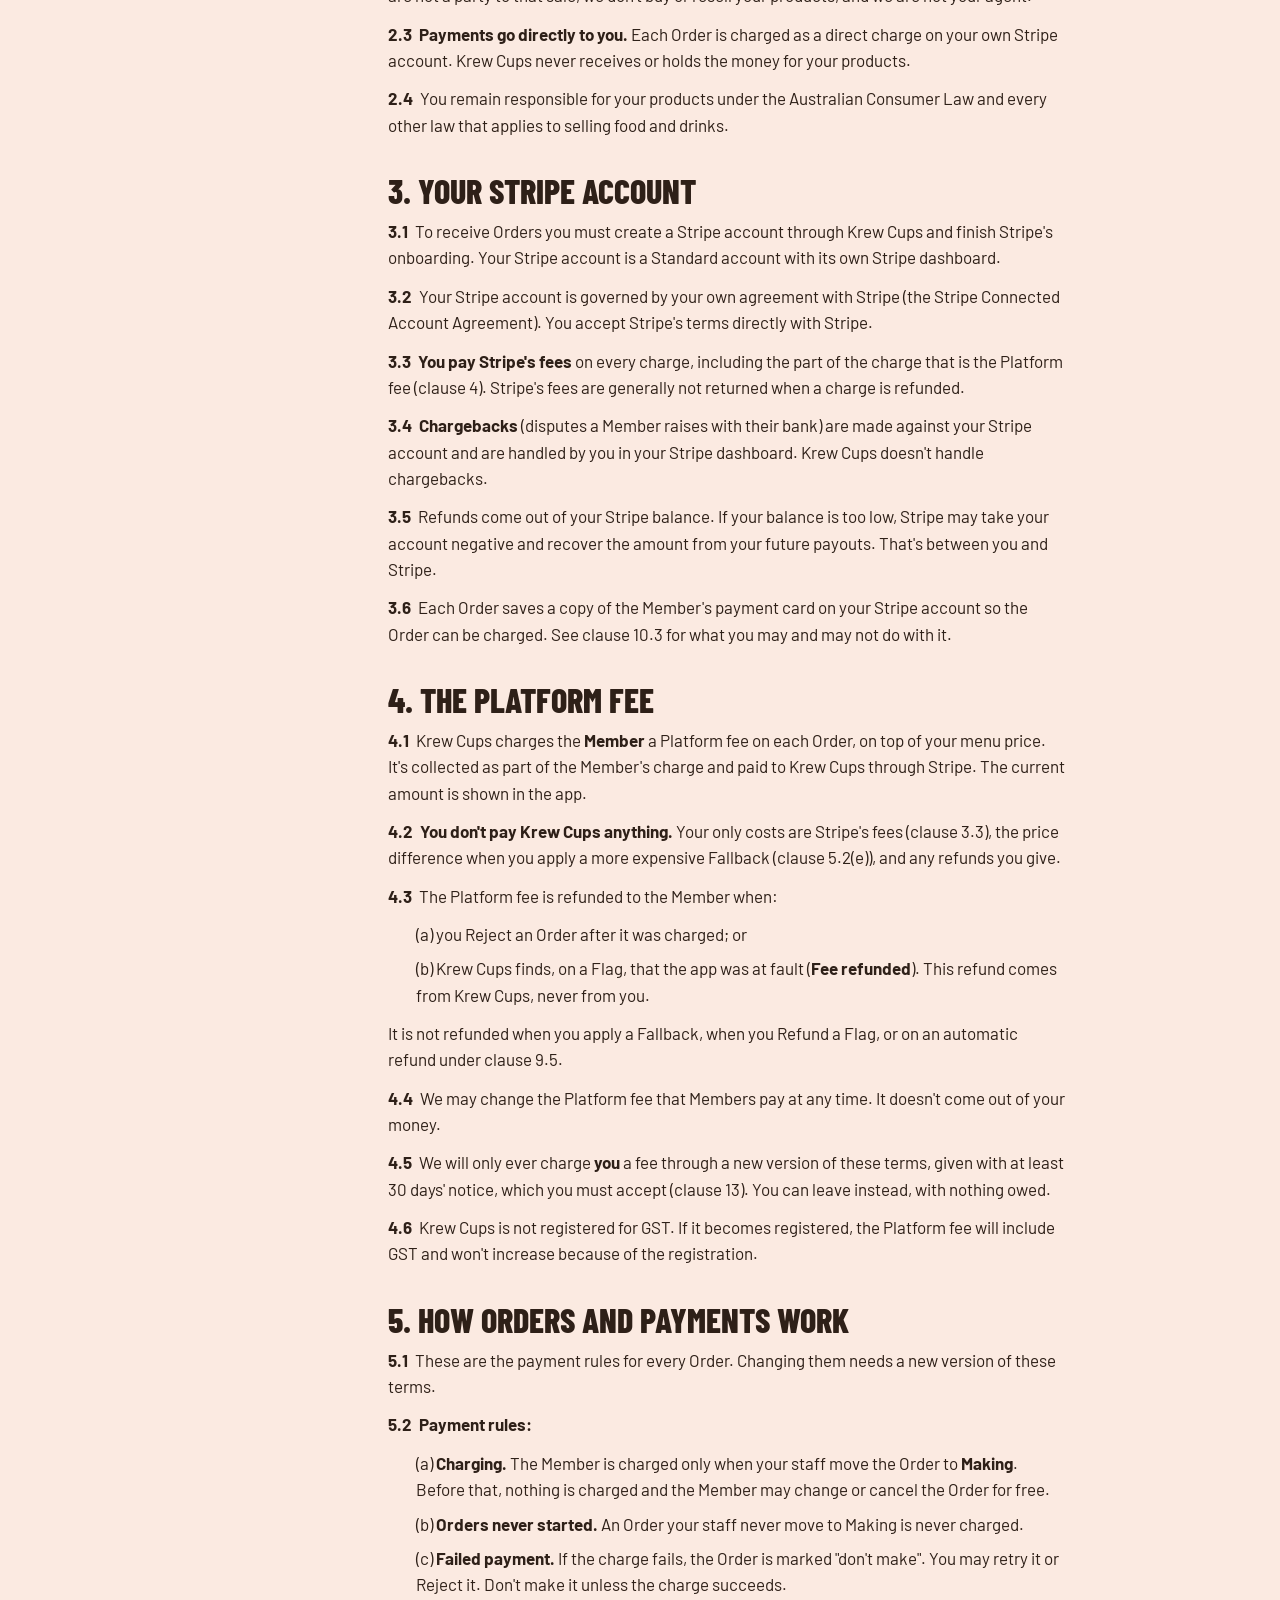
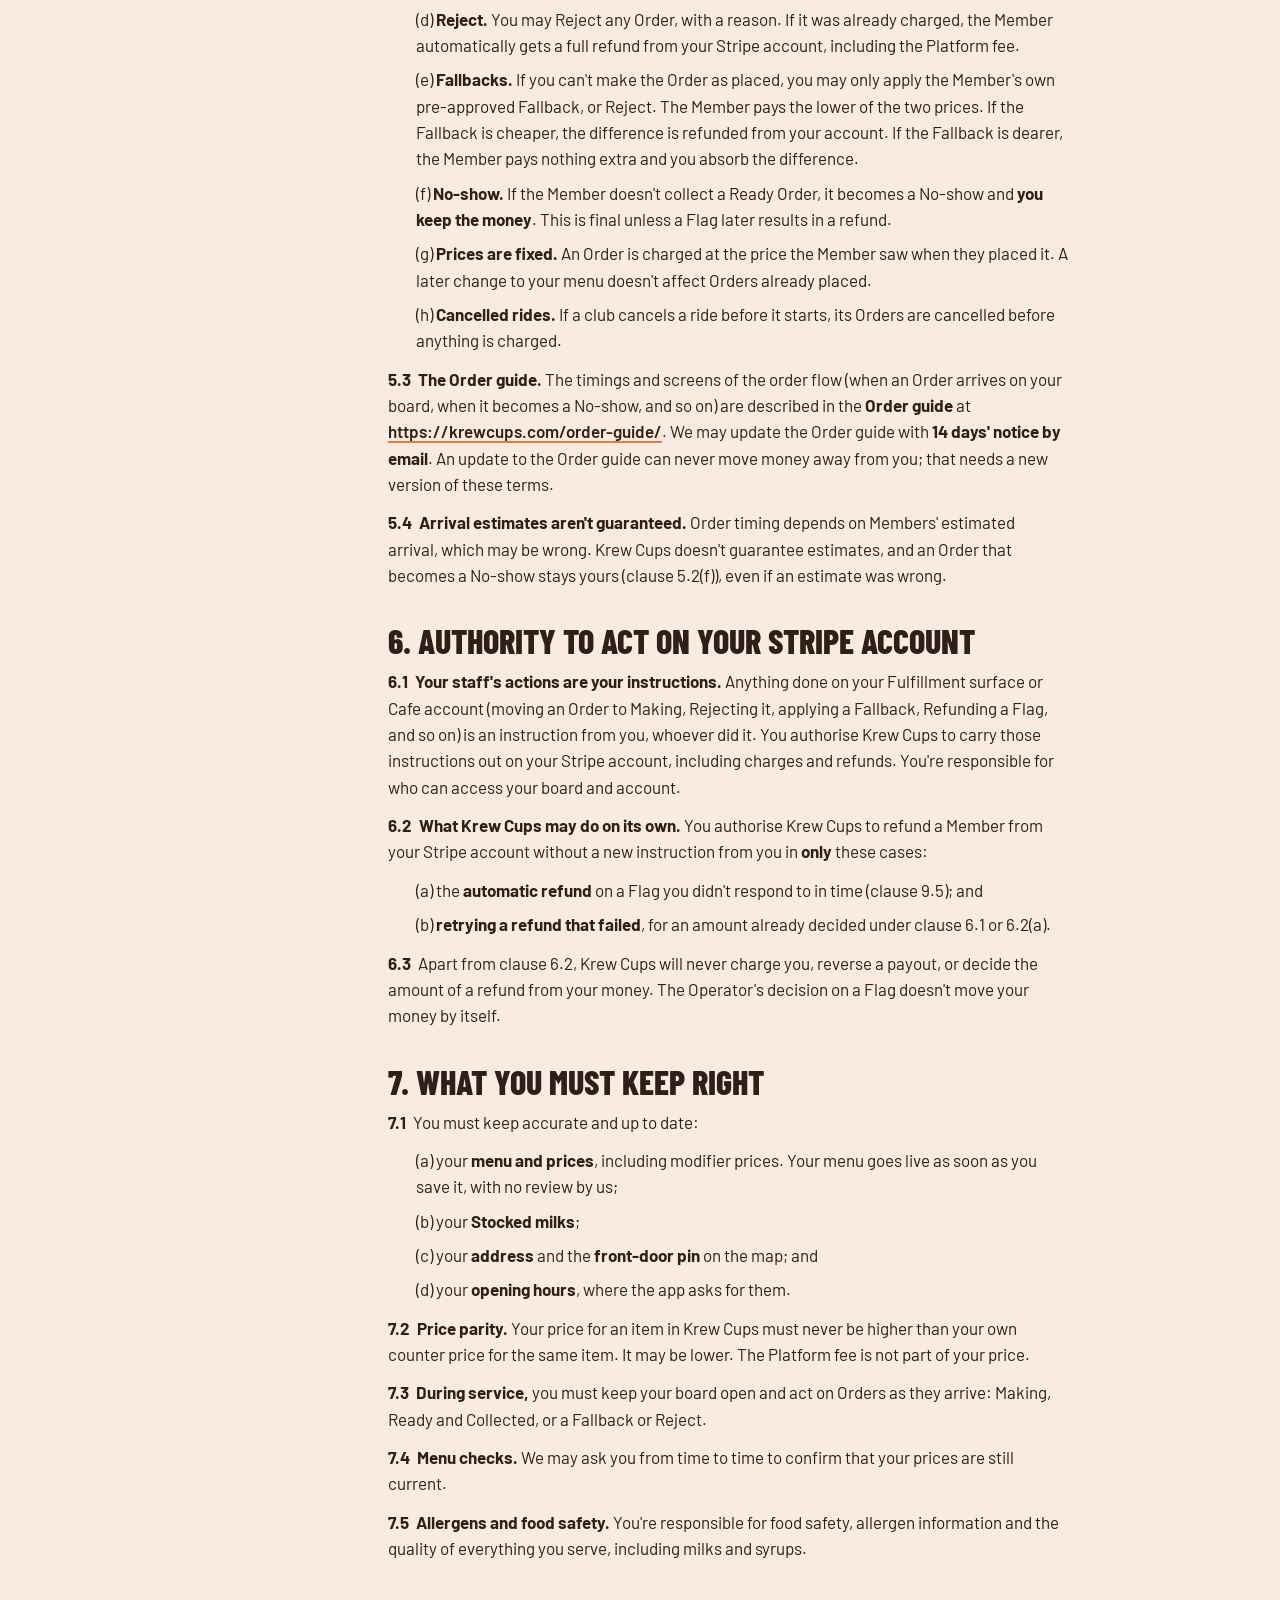
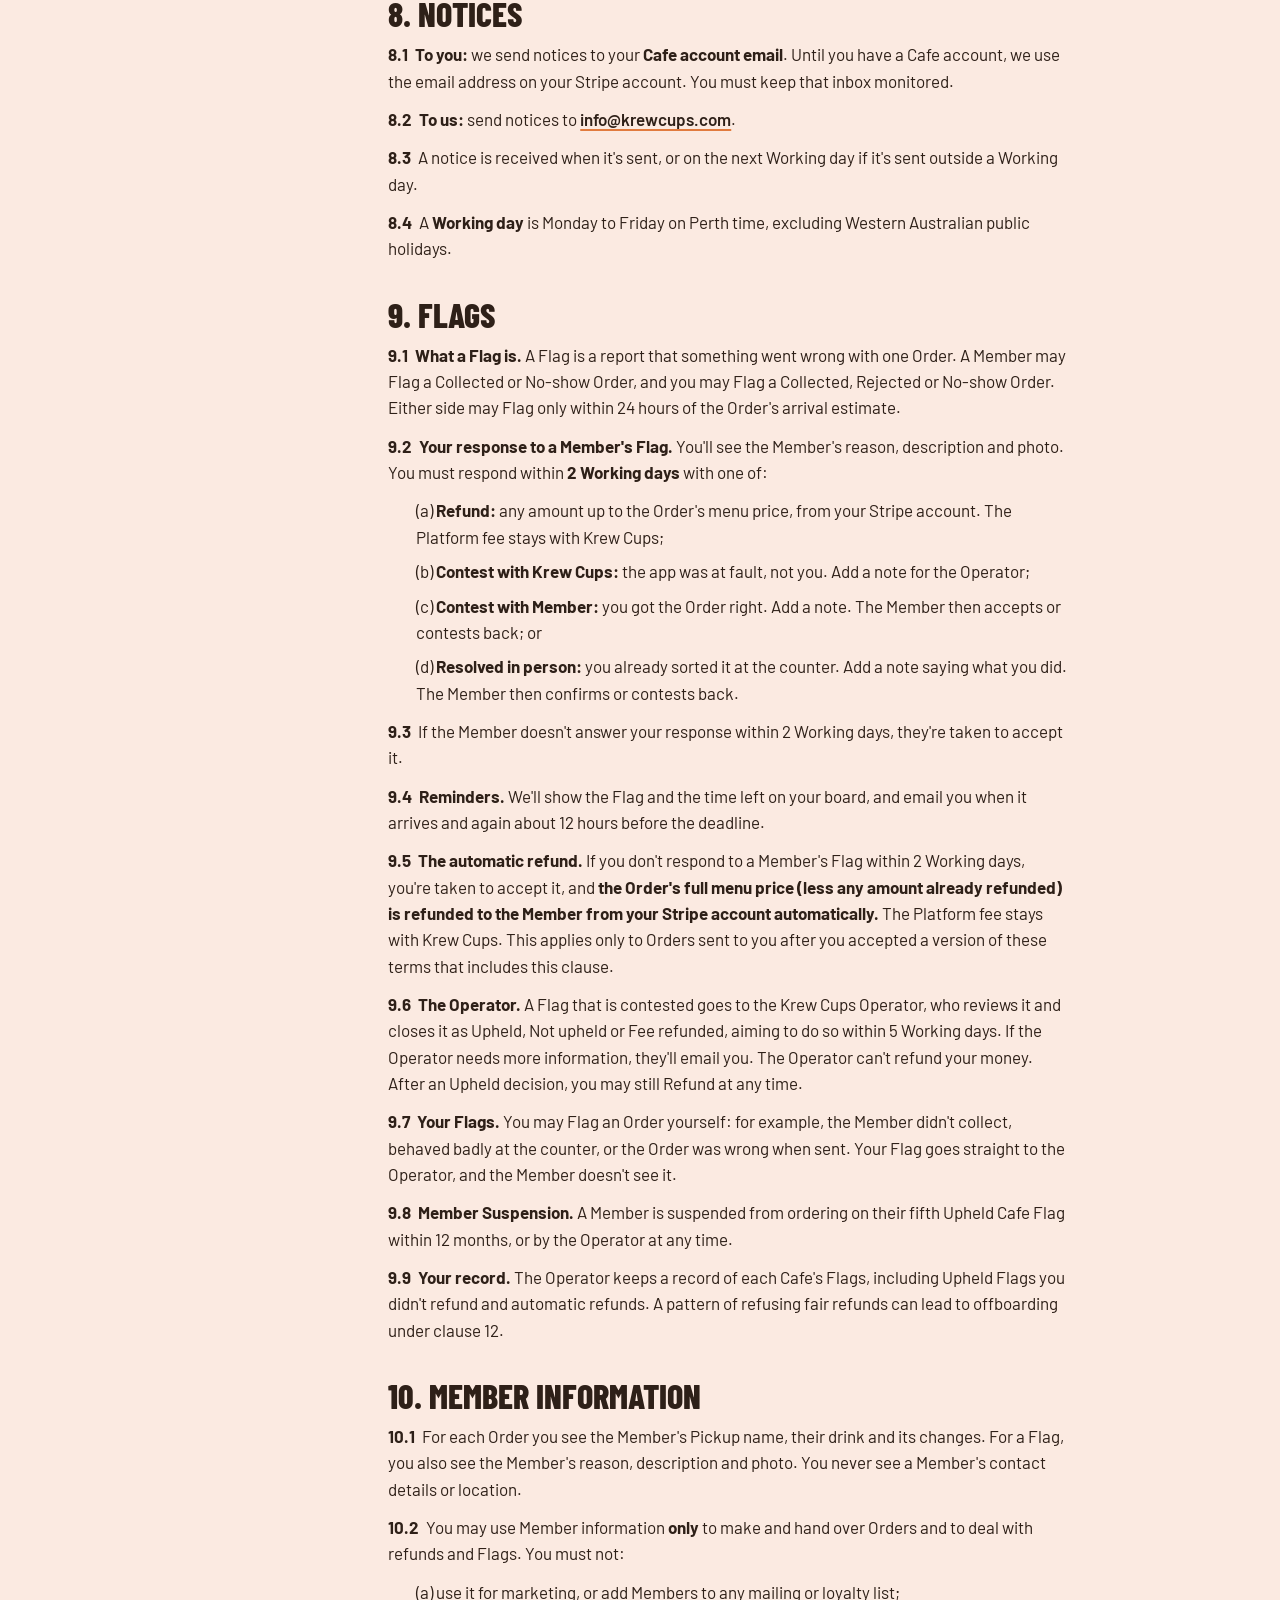
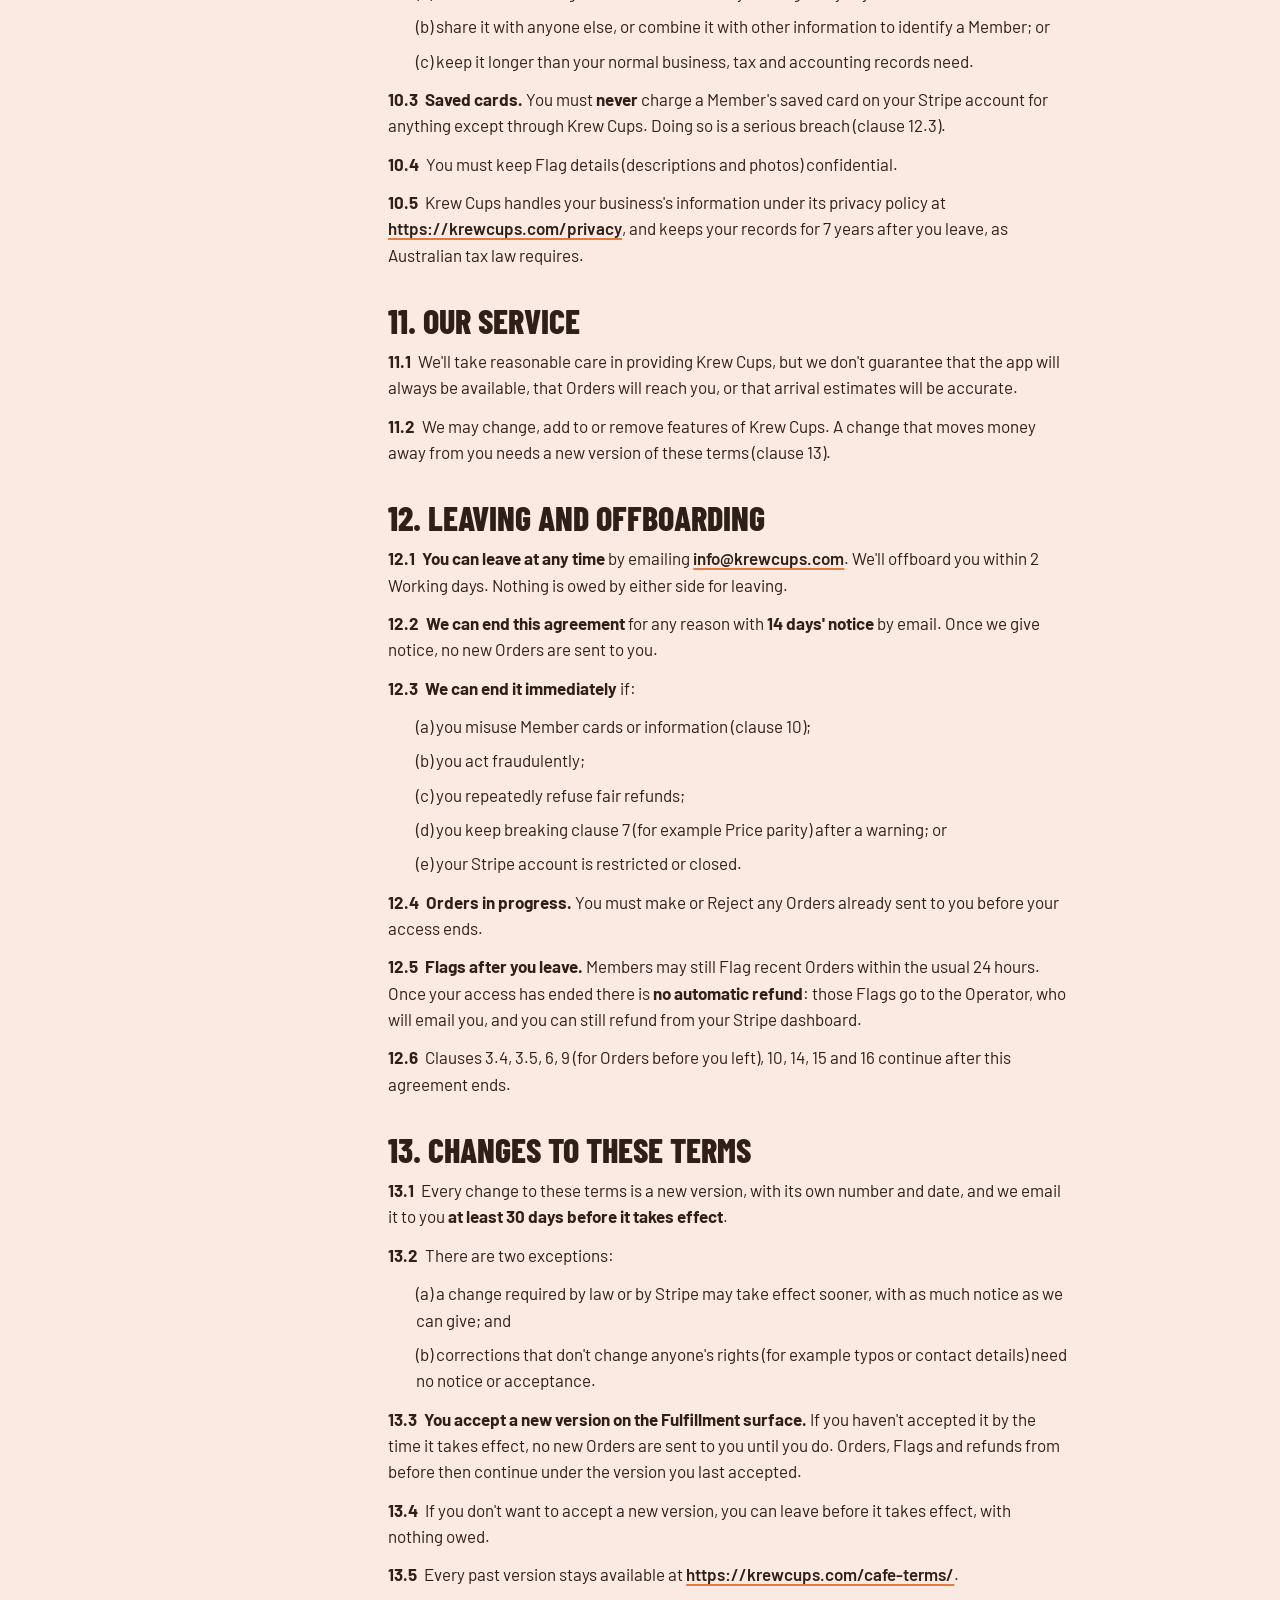
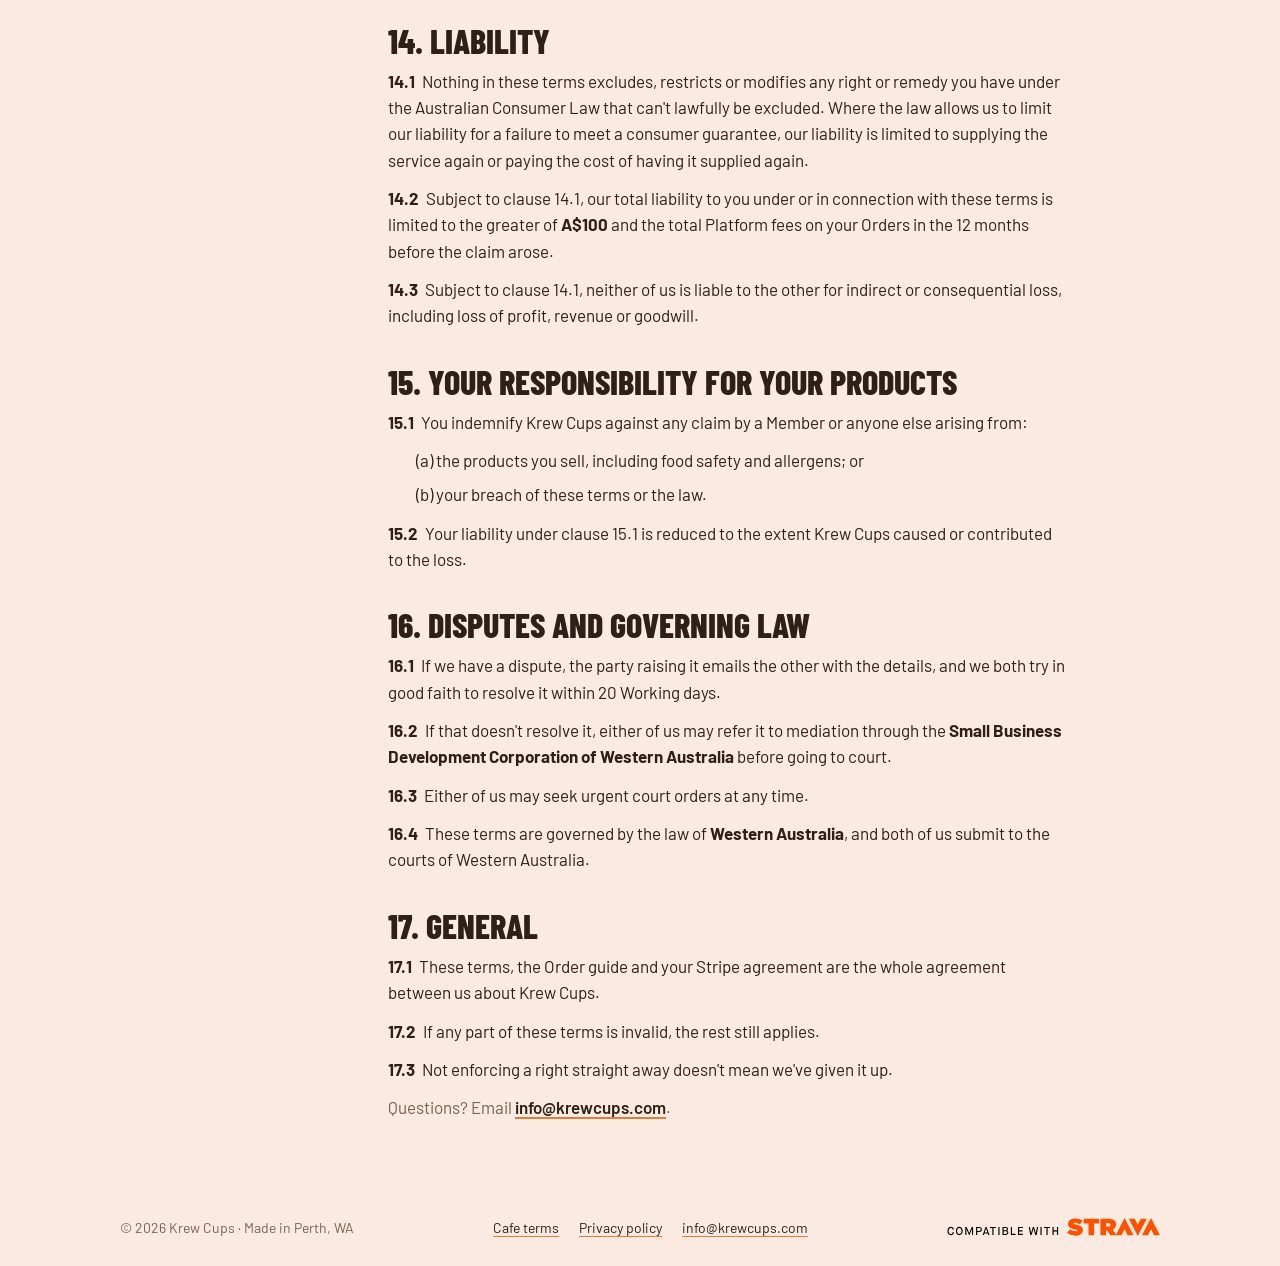
<file: cafe-terms/v1-0/index.html>
<!doctype html>
<html lang="en-AU">
  <head>
    <meta charset="UTF-8" />
    <meta name="viewport" content="width=device-width, initial-scale=1, viewport-fit=cover" />
    <title>Cafe terms v1.0 · Krew Cups</title>
    <meta name="description" content="Version 1.0 of the agreement between your cafe and Krew Cups, at its permanent address." />
    <link rel="icon" type="image/png" href="/assets/krewcup-logo-transparent-D4JELKim.png" />
    <link rel="preconnect" href="https://fonts.googleapis.com" />
    <link rel="preconnect" href="https://fonts.gstatic.com" crossorigin />
    <link
      rel="stylesheet"
      href="https://fonts.googleapis.com/css2?family=Barlow:wght@400;500;600&family=Barlow+Condensed:wght@600;700;800&display=swap"
    />
    <link rel="stylesheet" crossorigin href="/assets/styles-b7v2vIeq.css">
  </head>
  <body>
    <!-- Version 1.0's permanent address. The version, dates and text come from src/cafeTerms (page.ts). -->
    <header class="band">
      <div class="wrap">
        <nav class="nav" aria-label="Main">
          <a class="logo" href="../../" aria-label="Krew Cups home">
            <span class="logo-badge"><img src="/assets/krewcup-logo-transparent-D4JELKim.png" alt="" /></span>
            Krew Cups
          </a>
          <a class="nav-link" href="https://cafe.krewcups.com">Cafe sign-in</a>
        </nav>
        <div class="doc-hero">
          <p class="eyebrow">For cafes on Krew Cups</p>
          <h1>Krew Cups Cafe terms</h1>
          <p class="doc-meta terms-meta"><span class="ver-pill">Version 1.0</span> <span>Published <b><time datetime="2026-11-11">11 November 2026</time></b></span> <a href="./">krewcups.com/cafe-terms/v1-0/</a></p>
        </div>
      </div>
    </header>

    <main class="wrap doc-body">
      <nav class="toc" aria-label="Versions and contents">
          <h2>Versions</h2>
          <ul class="versions">
            <li><a href="./" aria-current="page"><span>v1.0 · current</span><span>11 November 2026</span></a></li>
          </ul>
          <h2>Contents</h2>
          <ol>
            <li><a href="#c1">About these terms</a></li>
            <li><a href="#c2">What Krew Cups is (and isn't)</a></li>
            <li><a href="#c3">Your Stripe account</a></li>
            <li><a href="#c4">The Platform fee</a></li>
            <li><a href="#c5">How Orders and payments work</a></li>
            <li><a href="#c6">Authority to act on your Stripe account</a></li>
            <li><a href="#c7">What you must keep right</a></li>
            <li><a href="#c8">Notices</a></li>
            <li><a href="#c9">Flags</a></li>
            <li><a href="#c10">Member information</a></li>
            <li><a href="#c11">Our service</a></li>
            <li><a href="#c12">Leaving and offboarding</a></li>
            <li><a href="#c13">Changes to these terms</a></li>
            <li><a href="#c14">Liability</a></li>
            <li><a href="#c15">Your responsibility for your products</a></li>
            <li><a href="#c16">Disputes and governing law</a></li>
            <li><a href="#c17">General</a></li>
          </ol>
        </nav>

        <article class="doc-text">
        <section class="short-version" aria-labelledby="short-title">
          <h2 id="short-title">The short version</h2>
          <p>A summary to help you read the terms. The full terms below are what you agree to.</p>
          <ol class="key-points">
            <li><span class="n">1</span><div><b>You are the seller</b><span>Members buy from you. Payment goes straight into your own Stripe account. Krew Cups never holds your money.</span></div></li>
            <li><span class="n">2</span><div><b>You pay Krew Cups nothing</b><span>Members pay a small Platform fee on top of your prices. You pay Stripe's card fees on each charge, which Stripe keeps if a charge is refunded.</span></div></li>
            <li class="money"><span class="n">3</span><div><b>Charged when you start making</b><span>A Member is only charged when you move the Order to Making. Reject after that, and they get a full refund from your account.</span></div></li>
            <li><span class="n">4</span><div><b>No-shows are yours to keep</b><span>If a Member never collects a Ready Order, you keep the money.</span></div></li>
            <li><span class="n">5</span><div><b>No higher than your counter</b><span>Your Krew Cups price for an item can never be more than your counter price.</span></div></li>
            <li class="money"><span class="n">6</span><div><b>Answer Flags within 2 working days</b><span>If you don't respond to a Member's Flag in time, the full menu price is refunded from your Stripe account automatically.</span></div></li>
            <li><span class="n">7</span><div><b>Member details are for the Order only</b><span>No marketing, no sharing, and never charge a saved card outside Krew Cups.</span></div></li>
            <li><span class="n">8</span><div><b>Leave any time</b><span>Email info@krewcups.com and we'll take you off within 2 working days. Nothing owed.</span></div></li>
          </ol>
        </section>

        <!-- Cafe terms v1.0, from .scratch/cafe-sign-up-terms/terms-draft.md. Site links start with a root placeholder that page.ts fills in. -->
  <section id="c1" aria-labelledby="c1-title">
    <h2 id="c1-title">1. About these terms</h2>
    <p id="c1-1"><span class="clause-no">1.1</span> These terms are an agreement between your business (<b>you</b>, the <b>Cafe</b>) and <b>Rudi Jooste (ABN 72 877 840 225), trading as Krew Cups</b> (<b>Krew Cups</b>, <b>we</b>, <b>us</b>).</p>
    <p id="c1-2"><span class="clause-no">1.2</span> They apply when your Cafe uses Krew Cups to receive and fulfil pre-orders from members of running and cycling clubs (<b>Members</b>), through the Krew Cups order board (the <b>Fulfillment surface</b>).</p>
    <p id="c1-3"><span class="clause-no">1.3</span> The person who accepts these terms confirms that they are authorised to accept them on behalf of the business. We record the version you accepted, when, who accepted it, and your notice email at that time.</p>
    <p id="c1-4"><span class="clause-no">1.4</span> Krew Cups is a sole trader business. We may transfer this agreement to a company that we control and that carries on the Krew Cups business. If we do, we'll tell you by email, and your rights under these terms won't be reduced.</p>
  </section>

  <section id="c2" aria-labelledby="c2-title">
    <h2 id="c2-title">2. What Krew Cups is (and isn't)</h2>
    <p id="c2-1"><span class="clause-no">2.1</span> <b>Krew Cups is a technology platform.</b> We provide the software that lets Members order from you ahead of their club's arrival, and lets you see and manage those Orders.</p>
    <p id="c2-2"><span class="clause-no">2.2</span> <b>You are the seller.</b> Every Order is a sale of your food and drinks by you to the Member. We are not a party to that sale, we don't buy or resell your products, and we are not your agent.</p>
    <p id="c2-3"><span class="clause-no">2.3</span> <b>Payments go directly to you.</b> Each Order is charged as a direct charge on your own Stripe account. Krew Cups never receives or holds the money for your products.</p>
    <p id="c2-4"><span class="clause-no">2.4</span> You remain responsible for your products under the Australian Consumer Law and every other law that applies to selling food and drinks.</p>
  </section>

  <section id="c3" aria-labelledby="c3-title">
    <h2 id="c3-title">3. Your Stripe account</h2>
    <p id="c3-1"><span class="clause-no">3.1</span> To receive Orders you must create a Stripe account through Krew Cups and finish Stripe's onboarding. Your Stripe account is a Standard account with its own Stripe dashboard.</p>
    <p id="c3-2"><span class="clause-no">3.2</span> Your Stripe account is governed by your own agreement with Stripe (the Stripe Connected Account Agreement). You accept Stripe's terms directly with Stripe.</p>
    <p id="c3-3"><span class="clause-no">3.3</span> <b>You pay Stripe's fees</b> on every charge, including the part of the charge that is the Platform fee (clause 4). Stripe's fees are generally not returned when a charge is refunded.</p>
    <p id="c3-4"><span class="clause-no">3.4</span> <b>Chargebacks</b> (disputes a Member raises with their bank) are made against your Stripe account and are handled by you in your Stripe dashboard. Krew Cups doesn't handle chargebacks.</p>
    <p id="c3-5"><span class="clause-no">3.5</span> Refunds come out of your Stripe balance. If your balance is too low, Stripe may take your account negative and recover the amount from your future payouts. That's between you and Stripe.</p>
    <p id="c3-6"><span class="clause-no">3.6</span> Each Order saves a copy of the Member's payment card on your Stripe account so the Order can be charged. See clause 10.3 for what you may and may not do with it.</p>
  </section>

  <section id="c4" aria-labelledby="c4-title">
    <h2 id="c4-title">4. The Platform fee</h2>
    <p id="c4-1"><span class="clause-no">4.1</span> Krew Cups charges the <b>Member</b> a Platform fee on each Order, on top of your menu price. It's collected as part of the Member's charge and paid to Krew Cups through Stripe. The current amount is shown in the app.</p>
    <p id="c4-2"><span class="clause-no">4.2</span> <b>You don't pay Krew Cups anything.</b> Your only costs are Stripe's fees (clause 3.3), the price difference when you apply a more expensive Fallback (clause 5.2(e)), and any refunds you give.</p>
    <p id="c4-3"><span class="clause-no">4.3</span> The Platform fee is refunded to the Member when:</p>
    <ul class="clause-list">
      <li>(a) you Reject an Order after it was charged; or</li>
      <li>(b) Krew Cups finds, on a Flag, that the app was at fault (<b>Fee refunded</b>). This refund comes from Krew Cups, never from you.</li>
    </ul>
    <p>It is not refunded when you apply a Fallback, when you Refund a Flag, or on an automatic refund under clause 9.5.</p>
    <p id="c4-4"><span class="clause-no">4.4</span> We may change the Platform fee that Members pay at any time. It doesn't come out of your money.</p>
    <p id="c4-5"><span class="clause-no">4.5</span> We will only ever charge <b>you</b> a fee through a new version of these terms, given with at least 30 days' notice, which you must accept (clause 13). You can leave instead, with nothing owed.</p>
    <p id="c4-6"><span class="clause-no">4.6</span> Krew Cups is not registered for GST. If it becomes registered, the Platform fee will include GST and won't increase because of the registration.</p>
  </section>

  <section id="c5" aria-labelledby="c5-title">
    <h2 id="c5-title">5. How Orders and payments work</h2>
    <p id="c5-1"><span class="clause-no">5.1</span> These are the payment rules for every Order. Changing them needs a new version of these terms.</p>
    <p id="c5-2"><span class="clause-no">5.2</span> <b>Payment rules:</b></p>
    <ul class="clause-list">
      <li>(a) <b>Charging.</b> The Member is charged only when your staff move the Order to <b>Making</b>. Before that, nothing is charged and the Member may change or cancel the Order for free.</li>
      <li>(b) <b>Orders never started.</b> An Order your staff never move to Making is never charged.</li>
      <li>(c) <b>Failed payment.</b> If the charge fails, the Order is marked "don't make". You may retry it or Reject it. Don't make it unless the charge succeeds.</li>
      <li>(d) <b>Reject.</b> You may Reject any Order, with a reason. If it was already charged, the Member automatically gets a full refund from your Stripe account, including the Platform fee.</li>
      <li>(e) <b>Fallbacks.</b> If you can't make the Order as placed, you may only apply the Member's own pre-approved Fallback, or Reject. The Member pays the lower of the two prices. If the Fallback is cheaper, the difference is refunded from your account. If the Fallback is dearer, the Member pays nothing extra and you absorb the difference.</li>
      <li>(f) <b>No-show.</b> If the Member doesn't collect a Ready Order, it becomes a No-show and <b>you keep the money</b>. This is final unless a Flag later results in a refund.</li>
      <li>(g) <b>Prices are fixed.</b> An Order is charged at the price the Member saw when they placed it. A later change to your menu doesn't affect Orders already placed.</li>
      <li>(h) <b>Cancelled rides.</b> If a club cancels a ride before it starts, its Orders are cancelled before anything is charged.</li>
    </ul>
    <p id="c5-3"><span class="clause-no">5.3</span> <b>The Order guide.</b> The timings and screens of the order flow (when an Order arrives on your board, when it becomes a No-show, and so on) are described in the <b>Order guide</b> at <a href="../../order-guide/">https://krewcups.com/order-guide/</a>. We may update the Order guide with <b>14 days' notice by email</b>. An update to the Order guide can never move money away from you; that needs a new version of these terms.</p>
    <p id="c5-4"><span class="clause-no">5.4</span> <b>Arrival estimates aren't guaranteed.</b> Order timing depends on Members' estimated arrival, which may be wrong. Krew Cups doesn't guarantee estimates, and an Order that becomes a No-show stays yours (clause 5.2(f)), even if an estimate was wrong.</p>
  </section>

  <section id="c6" aria-labelledby="c6-title">
    <h2 id="c6-title">6. Authority to act on your Stripe account</h2>
    <p id="c6-1"><span class="clause-no">6.1</span> <b>Your staff's actions are your instructions.</b> Anything done on your Fulfillment surface or Cafe account (moving an Order to Making, Rejecting it, applying a Fallback, Refunding a Flag, and so on) is an instruction from you, whoever did it. You authorise Krew Cups to carry those instructions out on your Stripe account, including charges and refunds. You're responsible for who can access your board and account.</p>
    <p id="c6-2"><span class="clause-no">6.2</span> <b>What Krew Cups may do on its own.</b> You authorise Krew Cups to refund a Member from your Stripe account without a new instruction from you in <b>only</b> these cases:</p>
    <ul class="clause-list">
      <li>(a) the <b>automatic refund</b> on a Flag you didn't respond to in time (clause 9.5); and</li>
      <li>(b) <b>retrying a refund that failed</b>, for an amount already decided under clause 6.1 or 6.2(a).</li>
    </ul>
    <p id="c6-3"><span class="clause-no">6.3</span> Apart from clause 6.2, Krew Cups will never charge you, reverse a payout, or decide the amount of a refund from your money. The Operator's decision on a Flag doesn't move your money by itself.</p>
  </section>

  <section id="c7" aria-labelledby="c7-title">
    <h2 id="c7-title">7. What you must keep right</h2>
    <p id="c7-1"><span class="clause-no">7.1</span> You must keep accurate and up to date:</p>
    <ul class="clause-list">
      <li>(a) your <b>menu and prices</b>, including modifier prices. Your menu goes live as soon as you save it, with no review by us;</li>
      <li>(b) your <b>Stocked milks</b>;</li>
      <li>(c) your <b>address</b> and the <b>front-door pin</b> on the map; and</li>
      <li>(d) your <b>opening hours</b>, where the app asks for them.</li>
    </ul>
    <p id="c7-2"><span class="clause-no">7.2</span> <b>Price parity.</b> Your price for an item in Krew Cups must never be higher than your own counter price for the same item. It may be lower. The Platform fee is not part of your price.</p>
    <p id="c7-3"><span class="clause-no">7.3</span> <b>During service,</b> you must keep your board open and act on Orders as they arrive: Making, Ready and Collected, or a Fallback or Reject.</p>
    <p id="c7-4"><span class="clause-no">7.4</span> <b>Menu checks.</b> We may ask you from time to time to confirm that your prices are still current.</p>
    <p id="c7-5"><span class="clause-no">7.5</span> <b>Allergens and food safety.</b> You're responsible for food safety, allergen information and the quality of everything you serve, including milks and syrups.</p>
  </section>

  <section id="c8" aria-labelledby="c8-title">
    <h2 id="c8-title">8. Notices</h2>
    <p id="c8-1"><span class="clause-no">8.1</span> <b>To you:</b> we send notices to your <b>Cafe account email</b>. Until you have a Cafe account, we use the email address on your Stripe account. You must keep that inbox monitored.</p>
    <p id="c8-2"><span class="clause-no">8.2</span> <b>To us:</b> send notices to <b><a href="mailto:info@krewcups.com">info@krewcups.com</a></b>.</p>
    <p id="c8-3"><span class="clause-no">8.3</span> A notice is received when it's sent, or on the next Working day if it's sent outside a Working day.</p>
    <p id="c8-4"><span class="clause-no">8.4</span> A <b>Working day</b> is Monday to Friday on Perth time, excluding Western Australian public holidays.</p>
  </section>

  <section id="c9" aria-labelledby="c9-title">
    <h2 id="c9-title">9. Flags</h2>
    <p id="c9-1"><span class="clause-no">9.1</span> <b>What a Flag is.</b> A Flag is a report that something went wrong with one Order. A Member may Flag a Collected or No-show Order, and you may Flag a Collected, Rejected or No-show Order. Either side may Flag only within 24 hours of the Order's arrival estimate.</p>
    <p id="c9-2"><span class="clause-no">9.2</span> <b>Your response to a Member's Flag.</b> You'll see the Member's reason, description and photo. You must respond within <b>2 Working days</b> with one of:</p>
    <ul class="clause-list">
      <li>(a) <b>Refund:</b> any amount up to the Order's menu price, from your Stripe account. The Platform fee stays with Krew Cups;</li>
      <li>(b) <b>Contest with Krew Cups:</b> the app was at fault, not you. Add a note for the Operator;</li>
      <li>(c) <b>Contest with Member:</b> you got the Order right. Add a note. The Member then accepts or contests back; or</li>
      <li>(d) <b>Resolved in person:</b> you already sorted it at the counter. Add a note saying what you did. The Member then confirms or contests back.</li>
    </ul>
    <p id="c9-3"><span class="clause-no">9.3</span> If the Member doesn't answer your response within 2 Working days, they're taken to accept it.</p>
    <p id="c9-4"><span class="clause-no">9.4</span> <b>Reminders.</b> We'll show the Flag and the time left on your board, and email you when it arrives and again about 12 hours before the deadline.</p>
    <p id="c9-5"><span class="clause-no">9.5</span> <b>The automatic refund.</b> If you don't respond to a Member's Flag within 2 Working days, you're taken to accept it, and <b>the Order's full menu price (less any amount already refunded) is refunded to the Member from your Stripe account automatically.</b> The Platform fee stays with Krew Cups. This applies only to Orders sent to you after you accepted a version of these terms that includes this clause.</p>
    <p id="c9-6"><span class="clause-no">9.6</span> <b>The Operator.</b> A Flag that is contested goes to the Krew Cups Operator, who reviews it and closes it as Upheld, Not upheld or Fee refunded, aiming to do so within 5 Working days. If the Operator needs more information, they'll email you. The Operator can't refund your money. After an Upheld decision, you may still Refund at any time.</p>
    <p id="c9-7"><span class="clause-no">9.7</span> <b>Your Flags.</b> You may Flag an Order yourself: for example, the Member didn't collect, behaved badly at the counter, or the Order was wrong when sent. Your Flag goes straight to the Operator, and the Member doesn't see it.</p>
    <p id="c9-8"><span class="clause-no">9.8</span> <b>Member Suspension.</b> A Member is suspended from ordering on their fifth Upheld Cafe Flag within 12 months, or by the Operator at any time.</p>
    <p id="c9-9"><span class="clause-no">9.9</span> <b>Your record.</b> The Operator keeps a record of each Cafe's Flags, including Upheld Flags you didn't refund and automatic refunds. A pattern of refusing fair refunds can lead to offboarding under clause 12.</p>
  </section>

  <section id="c10" aria-labelledby="c10-title">
    <h2 id="c10-title">10. Member information</h2>
    <p id="c10-1"><span class="clause-no">10.1</span> For each Order you see the Member's Pickup name, their drink and its changes. For a Flag, you also see the Member's reason, description and photo. You never see a Member's contact details or location.</p>
    <p id="c10-2"><span class="clause-no">10.2</span> You may use Member information <b>only</b> to make and hand over Orders and to deal with refunds and Flags. You must not:</p>
    <ul class="clause-list">
      <li>(a) use it for marketing, or add Members to any mailing or loyalty list;</li>
      <li>(b) share it with anyone else, or combine it with other information to identify a Member; or</li>
      <li>(c) keep it longer than your normal business, tax and accounting records need.</li>
    </ul>
    <p id="c10-3"><span class="clause-no">10.3</span> <b>Saved cards.</b> You must <b>never</b> charge a Member's saved card on your Stripe account for anything except through Krew Cups. Doing so is a serious breach (clause 12.3).</p>
    <p id="c10-4"><span class="clause-no">10.4</span> You must keep Flag details (descriptions and photos) confidential.</p>
    <p id="c10-5"><span class="clause-no">10.5</span> Krew Cups handles your business's information under its privacy policy at <a href="../../privacy/">https://krewcups.com/privacy</a>, and keeps your records for 7 years after you leave, as Australian tax law requires.</p>
  </section>

  <section id="c11" aria-labelledby="c11-title">
    <h2 id="c11-title">11. Our service</h2>
    <p id="c11-1"><span class="clause-no">11.1</span> We'll take reasonable care in providing Krew Cups, but we don't guarantee that the app will always be available, that Orders will reach you, or that arrival estimates will be accurate.</p>
    <p id="c11-2"><span class="clause-no">11.2</span> We may change, add to or remove features of Krew Cups. A change that moves money away from you needs a new version of these terms (clause 13).</p>
  </section>

  <section id="c12" aria-labelledby="c12-title">
    <h2 id="c12-title">12. Leaving and offboarding</h2>
    <p id="c12-1"><span class="clause-no">12.1</span> <b>You can leave at any time</b> by emailing <a href="mailto:info@krewcups.com">info@krewcups.com</a>. We'll offboard you within 2 Working days. Nothing is owed by either side for leaving.</p>
    <p id="c12-2"><span class="clause-no">12.2</span> <b>We can end this agreement</b> for any reason with <b>14 days' notice</b> by email. Once we give notice, no new Orders are sent to you.</p>
    <p id="c12-3"><span class="clause-no">12.3</span> <b>We can end it immediately</b> if:</p>
    <ul class="clause-list">
      <li>(a) you misuse Member cards or information (clause 10);</li>
      <li>(b) you act fraudulently;</li>
      <li>(c) you repeatedly refuse fair refunds;</li>
      <li>(d) you keep breaking clause 7 (for example Price parity) after a warning; or</li>
      <li>(e) your Stripe account is restricted or closed.</li>
    </ul>
    <p id="c12-4"><span class="clause-no">12.4</span> <b>Orders in progress.</b> You must make or Reject any Orders already sent to you before your access ends.</p>
    <p id="c12-5"><span class="clause-no">12.5</span> <b>Flags after you leave.</b> Members may still Flag recent Orders within the usual 24 hours. Once your access has ended there is <b>no automatic refund</b>: those Flags go to the Operator, who will email you, and you can still refund from your Stripe dashboard.</p>
    <p id="c12-6"><span class="clause-no">12.6</span> Clauses 3.4, 3.5, 6, 9 (for Orders before you left), 10, 14, 15 and 16 continue after this agreement ends.</p>
  </section>

  <section id="c13" aria-labelledby="c13-title">
    <h2 id="c13-title">13. Changes to these terms</h2>
    <p id="c13-1"><span class="clause-no">13.1</span> Every change to these terms is a new version, with its own number and date, and we email it to you <b>at least 30 days before it takes effect</b>.</p>
    <p id="c13-2"><span class="clause-no">13.2</span> There are two exceptions:</p>
    <ul class="clause-list">
      <li>(a) a change required by law or by Stripe may take effect sooner, with as much notice as we can give; and</li>
      <li>(b) corrections that don't change anyone's rights (for example typos or contact details) need no notice or acceptance.</li>
    </ul>
    <p id="c13-3"><span class="clause-no">13.3</span> <b>You accept a new version on the Fulfillment surface.</b> If you haven't accepted it by the time it takes effect, no new Orders are sent to you until you do. Orders, Flags and refunds from before then continue under the version you last accepted.</p>
    <p id="c13-4"><span class="clause-no">13.4</span> If you don't want to accept a new version, you can leave before it takes effect, with nothing owed.</p>
    <p id="c13-5"><span class="clause-no">13.5</span> Every past version stays available at <a href="../../cafe-terms/">https://krewcups.com/cafe-terms/</a>.</p>
  </section>

  <section id="c14" aria-labelledby="c14-title">
    <h2 id="c14-title">14. Liability</h2>
    <p id="c14-1"><span class="clause-no">14.1</span> Nothing in these terms excludes, restricts or modifies any right or remedy you have under the Australian Consumer Law that can't lawfully be excluded. Where the law allows us to limit our liability for a failure to meet a consumer guarantee, our liability is limited to supplying the service again or paying the cost of having it supplied again.</p>
    <p id="c14-2"><span class="clause-no">14.2</span> Subject to clause 14.1, our total liability to you under or in connection with these terms is limited to the greater of <b>A$100</b> and the total Platform fees on your Orders in the 12 months before the claim arose.</p>
    <p id="c14-3"><span class="clause-no">14.3</span> Subject to clause 14.1, neither of us is liable to the other for indirect or consequential loss, including loss of profit, revenue or goodwill.</p>
  </section>

  <section id="c15" aria-labelledby="c15-title">
    <h2 id="c15-title">15. Your responsibility for your products</h2>
    <p id="c15-1"><span class="clause-no">15.1</span> You indemnify Krew Cups against any claim by a Member or anyone else arising from:</p>
    <ul class="clause-list">
      <li>(a) the products you sell, including food safety and allergens; or</li>
      <li>(b) your breach of these terms or the law.</li>
    </ul>
    <p id="c15-2"><span class="clause-no">15.2</span> Your liability under clause 15.1 is reduced to the extent Krew Cups caused or contributed to the loss.</p>
  </section>

  <section id="c16" aria-labelledby="c16-title">
    <h2 id="c16-title">16. Disputes and governing law</h2>
    <p id="c16-1"><span class="clause-no">16.1</span> If we have a dispute, the party raising it emails the other with the details, and we both try in good faith to resolve it within 20 Working days.</p>
    <p id="c16-2"><span class="clause-no">16.2</span> If that doesn't resolve it, either of us may refer it to mediation through the <b>Small Business Development Corporation of Western Australia</b> before going to court.</p>
    <p id="c16-3"><span class="clause-no">16.3</span> Either of us may seek urgent court orders at any time.</p>
    <p id="c16-4"><span class="clause-no">16.4</span> These terms are governed by the law of <b>Western Australia</b>, and both of us submit to the courts of Western Australia.</p>
  </section>

  <section id="c17" aria-labelledby="c17-title">
    <h2 id="c17-title">17. General</h2>
    <p id="c17-1"><span class="clause-no">17.1</span> These terms, the Order guide and your Stripe agreement are the whole agreement between us about Krew Cups.</p>
    <p id="c17-2"><span class="clause-no">17.2</span> If any part of these terms is invalid, the rest still applies.</p>
    <p id="c17-3"><span class="clause-no">17.3</span> Not enforcing a right straight away doesn't mean we've given it up.</p>
  </section>

        <p class="doc-questions">Questions? Email <a href="mailto:info@krewcups.com">info@krewcups.com</a>.</p>
        </article>
    </main>

    <footer class="wrap">
      <span>© 2026 Krew Cups · Made in Perth, WA</span>
      <nav class="foot-links" aria-label="Site">
        <a href="../">Cafe terms</a>
        <a href="../../privacy/">Privacy policy</a>
        <a href="mailto:info@krewcups.com">info@krewcups.com</a>
      </nav>
      <picture>
        <source srcset="/api_logo_cptblWith_strava_horiz_white.svg" media="(prefers-color-scheme: dark)" />
        <img class="strava-badge" src="/api_logo_cptblWith_strava_horiz_orange.svg" alt="Compatible with Strava" />
      </picture>
    </footer>
  </body>
</html>
</file>
<file: assets/styles-b7v2vIeq.css>
:root{--brown: #2b1b13;--blush: #fbeae1;--cream: #fff8f3;--ink: #2e2018;--muted: #7a6152;--line: #ecd3c5;--accent: #e17b3e;--accent-ink: #ffffff;--on-dark: #fbeae1;--on-dark-muted: #bfa491;--error: #b42318;--font-display: "Barlow Condensed", "Arial Narrow", system-ui, sans-serif;--font-body: "Barlow", system-ui, -apple-system, "Segoe UI", sans-serif}@media(prefers-color-scheme:dark){:root:not([data-theme=light]){--blush: #1d1410;--cream: #261a14;--ink: #f6e6dc;--muted: #c2a593;--line: #3e2b21;--error: #ff8a7a;color-scheme:dark}}:root[data-theme=dark]{--blush: #1d1410;--cream: #261a14;--ink: #f6e6dc;--muted: #c2a593;--line: #3e2b21;--error: #ff8a7a;color-scheme:dark}*{box-sizing:border-box}[hidden]{display:none!important}body{margin:0;background:var(--blush);color:var(--ink);font:400 17px/1.55 var(--font-body)}a{color:inherit}a:focus-visible,button:focus-visible,input:focus-visible{outline:3px solid var(--accent);outline-offset:3px}.wrap{max-width:1080px;margin:0 auto;padding-left:max(20px,env(safe-area-inset-left,0px));padding-right:max(20px,env(safe-area-inset-right,0px))}.band{background:var(--brown);color:var(--on-dark)}.nav{display:flex;align-items:center;justify-content:space-between;gap:16px;padding-block:18px}.logo{display:flex;align-items:center;gap:12px;font:800 26px/1 var(--font-display);letter-spacing:.02em;text-decoration:none}.logo-badge{width:40px;height:40px;border-radius:50%;background:var(--on-dark);display:grid;place-items:center;flex:none}.logo-badge img{width:24px;height:30px;object-fit:contain}.nav-link{font-weight:600;font-size:15px;text-decoration:none;padding:9px 14px;border:1px solid rgba(251,234,225,.25);border-radius:999px;white-space:nowrap}.nav-link:hover{background:#fbeae114}.hero{display:grid;gap:40px;padding-block:40px 64px;align-items:center}@media(min-width:860px){.hero{grid-template-columns:1.15fr .85fr;padding-block:56px 88px}}.eyebrow{font:700 13px/1 var(--font-body);letter-spacing:.14em;text-transform:uppercase;color:var(--accent);margin:0 0 16px}.hero h1{margin:0;font:800 clamp(40px,7vw,76px)/.95 var(--font-display);text-transform:uppercase;letter-spacing:.005em;text-wrap:balance}.hero h1 em{font-style:normal;color:var(--accent)}.hero p.lead{margin:22px 0 0;max-width:38ch;font-size:19px;color:var(--on-dark-muted)}.hero p.lead b{color:var(--on-dark);font-weight:600}.hero-actions{display:flex;flex-wrap:wrap;align-items:center;gap:14px 22px;margin-top:28px}.status{display:inline-flex;align-items:center;gap:10px;font-weight:600;font-size:15px}.status i{width:9px;height:9px;border-radius:50%;background:var(--accent);box-shadow:0 0 0 5px #e17b3e38}.ticket{background:#fff8f3;color:#2e2018;border-radius:18px;padding:22px;max-width:360px;justify-self:center;width:100%;box-shadow:0 24px 60px #00000059;transform:rotate(1.5deg)}@media(prefers-reduced-motion:no-preference){.ticket{animation:settle .9s cubic-bezier(.2,.8,.2,1) both}@keyframes settle{0%{transform:rotate(5deg) translateY(16px)}}}.ticket-head{display:flex;justify-content:space-between;align-items:baseline;border-bottom:1px dashed #ecd3c5;padding-bottom:12px}.ticket-head span{font-size:12px;font-weight:700;letter-spacing:.1em;text-transform:uppercase;color:#7a6152}.ticket-head b{font:700 13px/1 var(--font-body);color:#9a6400;background:#fff1cc;padding:5px 8px;border-radius:6px}.ticket-name{font:800 30px/1 var(--font-display);text-transform:uppercase;margin-top:14px}.ticket-drink{font:700 24px/1.1 var(--font-display);text-transform:uppercase;margin-top:6px}.ticket-drink span{color:var(--accent);margin-right:.25em}.ticket ul{list-style:none;margin:8px 0 0;padding:0;font-weight:700;font-size:14px;letter-spacing:.03em;text-transform:uppercase}.ticket li:before{content:"+ ";color:var(--accent)}.ticket-foot{margin-top:16px;padding-top:12px;border-top:1px dashed #ecd3c5;font-size:13px;color:#7a6152}.how{padding-block:72px 40px}.section-title{font:800 clamp(32px,5vw,48px)/1 var(--font-display);text-transform:uppercase;margin:0 0 8px;text-wrap:balance}.section-sub{margin:0 0 36px;color:var(--muted);max-width:52ch}.timeline{list-style:none;margin:0;padding:0;display:grid;gap:28px}@media(min-width:860px){.timeline{grid-template-columns:repeat(3,1fr);gap:32px}}.step{padding-top:22px;border-top:3px solid var(--ink)}.step:last-child{border-top-color:var(--accent)}.step .when{font:800 34px/1 var(--font-display);letter-spacing:.02em;text-transform:uppercase;color:var(--accent)}.step h3{margin:10px 0 8px;font:700 26px/1.05 var(--font-display);text-transform:uppercase}.step p{margin:0;color:var(--muted);max-width:40ch}.fine{padding-block:8px 72px}.fine-grid{display:grid;gap:14px}@media(min-width:700px){.fine-grid{grid-template-columns:repeat(2,1fr)}}.fact{background:var(--cream);border:1px solid var(--line);border-radius:14px;padding:18px 20px}.fact b{display:block;font:700 18px/1.1 var(--font-display);text-transform:uppercase;margin-bottom:4px}.fact span{color:var(--muted);font-size:15px}.eoi{background:var(--cream);border-block:1px solid var(--line)}.eoi-grid{display:grid;gap:32px;padding-block:64px}@media(min-width:860px){.eoi-grid{grid-template-columns:.9fr 1.1fr;align-items:start}}.eoi p.intro{margin:0;color:var(--muted);max-width:40ch}.eoi form{display:grid;gap:18px}.field{display:grid;gap:6px;font-weight:600;font-size:15px}.field small{font-weight:400;color:var(--muted)}.field input{font:500 17px var(--font-body);color:var(--ink);background:var(--blush);border:1px solid var(--line);border-radius:10px;padding:12px 14px;min-height:48px;width:100%;min-width:0}.cafe-fields{display:grid;gap:18px}.field-row{display:grid;gap:18px;grid-template-columns:repeat(auto-fit,minmax(180px,1fr))}.roles{border:0;margin:0;padding:0;display:grid;gap:8px}.roles legend{font-weight:600;font-size:15px;margin-bottom:6px;padding:0}.role-options{display:grid;gap:8px}@media(min-width:520px){.role-options{grid-template-columns:repeat(3,1fr)}}.role-options label{position:relative;display:flex;align-items:center;justify-content:center;text-align:center;min-height:48px;padding:10px 12px;border:1px solid var(--line);border-radius:10px;background:var(--blush);font-weight:600;font-size:15px;cursor:pointer}.role-options input{position:absolute;opacity:0;top:0;right:0;bottom:0;left:0;cursor:pointer}.role-options label:has(input:checked){border-color:var(--accent);background:var(--accent);color:var(--accent-ink)}.role-options label:has(input:focus-visible){outline:3px solid var(--accent);outline-offset:3px}.honeypot{position:absolute;left:-9999px;width:1px;height:1px;overflow:hidden}.form-foot{display:flex;flex-wrap:wrap;align-items:center;gap:12px 18px}.submit{border:0;background:var(--accent);color:var(--accent-ink);font:600 17px var(--font-body);min-height:48px;padding:12px 22px;border-radius:12px;cursor:pointer}.submit:disabled{opacity:.6;cursor:default}.privacy{margin:0;font-size:14px;color:var(--muted);max-width:46ch}.form-error{margin:0;color:var(--error);font-weight:600;font-size:15px}.thanks{background:var(--blush);border:1px solid var(--line);border-radius:14px;padding:22px}.thanks b{display:block;font:800 26px/1.05 var(--font-display);text-transform:uppercase;margin-bottom:6px}.thanks p{margin:0;color:var(--muted)}.button{display:inline-flex;align-items:center;gap:8px;min-height:48px;padding:12px 20px;border-radius:12px;font-weight:600;text-decoration:none}.button.primary{background:var(--accent);color:#fff}.button:hover{filter:brightness(1.06)}footer{padding-block:28px;color:var(--muted);font-size:14px;display:flex;flex-wrap:wrap;gap:14px 24px;align-items:center;justify-content:space-between}.strava-badge{display:block;height:18px;width:auto;max-width:100%}.doc-hero{padding-block:24px 48px}.doc-hero h1{margin:0;font:800 clamp(40px,7vw,64px)/.95 var(--font-display);text-transform:uppercase}.doc-meta{margin:14px 0 0;color:var(--on-dark-muted);font-size:15px}.doc-meta time{color:var(--on-dark);font-weight:600}.doc-body{display:grid;gap:32px;padding-block:40px 56px}@media(min-width:860px){.doc-body{grid-template-columns:220px minmax(0,1fr);gap:48px}.toc{position:sticky;top:24px;align-self:start}}.toc h2{margin:0 0 8px;font:700 13px/1 var(--font-body);letter-spacing:.12em;text-transform:uppercase;color:var(--muted)}.toc ol{margin:0;padding-left:20px;display:grid;gap:4px;font-size:15px;color:var(--muted)}.toc a{color:var(--ink);text-decoration:none}.toc a:hover{text-decoration:underline}.doc-text{max-width:68ch;min-width:0}.doc-text section{scroll-margin-top:16px}.doc-text h2{margin:36px 0 10px;font:800 clamp(26px,4vw,34px)/1 var(--font-display);text-transform:uppercase}.doc-text h3{margin:22px 0 6px;font:700 21px/1.1 var(--font-display);text-transform:uppercase}.doc-text p,.doc-text ul{margin:0 0 12px}.doc-text ul{padding-left:20px;display:grid;gap:8px}.doc-text a{color:var(--ink);font-weight:600;text-decoration-color:var(--accent);text-decoration-thickness:2px;text-underline-offset:3px}.doc-lead{margin-top:0;font-size:18px;color:var(--muted)}.glance{list-style:none;margin:0;padding:0;display:grid;gap:10px}.glance li{background:var(--cream);border:1px solid var(--line);border-left:4px solid var(--accent);border-radius:12px;padding:12px 16px;display:grid;gap:2px}.glance b{font:700 18px/1.15 var(--font-display);text-transform:uppercase}.glance span{color:var(--muted);font-size:15px}.terms-meta{display:flex;flex-wrap:wrap;align-items:center;gap:8px 16px}.terms-meta b{color:var(--on-dark);font-weight:600}.terms-meta a{color:var(--on-dark-muted);text-underline-offset:3px}.doc-questions{margin-top:36px;color:var(--muted)}.ver-pill{background:var(--accent);color:var(--accent-ink);border-radius:999px;padding:3px 12px;font-weight:700;font-size:14px}.ver-pill.old{background:transparent;border:1px solid var(--on-dark-muted);color:var(--on-dark)}.toc h2+.versions,.toc h2+ol{margin-bottom:24px}.versions{list-style:none;margin:0;padding:0;display:grid;gap:6px}.versions a{display:flex;justify-content:space-between;gap:8px;padding:7px 10px;border:1px solid var(--line);border-radius:8px;font-size:14px}.versions a:hover{text-decoration:none;border-color:var(--accent)}.versions a[aria-current]{border-color:var(--accent);background:var(--cream);font-weight:600}.versions span:last-child{color:var(--muted);font-weight:400}.old-note{background:var(--cream);border:1px solid var(--line);border-left:4px solid var(--accent);border-radius:12px;padding:12px 16px;font-weight:600}.short-version{background:var(--cream);border:1px solid var(--line);border-radius:16px;padding:18px 20px;margin-bottom:8px}.doc-text .short-version h2{margin-top:0}.short-version>p{color:var(--muted);font-size:15px}.key-points{list-style:none;margin:0;padding:0;display:grid;gap:12px}.key-points li{display:grid;grid-template-columns:28px minmax(0,1fr);gap:12px;align-items:start}.key-points .n{width:28px;height:28px;border-radius:50%;border:2px solid var(--accent);display:grid;place-items:center;font-weight:700;font-size:14px}.key-points li.money .n{background:var(--accent);color:var(--accent-ink)}.key-points b{display:block;font:700 18px/1.15 var(--font-display);text-transform:uppercase}.key-points div>span{color:var(--muted);font-size:15px}.clause-no{font-weight:700;margin-right:.25em}.doc-text .clause-list{list-style:none;padding-left:28px}.doc-text p[id]{scroll-margin-top:16px}.foot-links{display:flex;flex-wrap:wrap;gap:6px 20px}.foot-links a{color:var(--ink);text-decoration-color:var(--accent);text-underline-offset:3px}.doc-single{padding-block:40px 56px}.policy-short{background:var(--brown);color:var(--on-dark);border-radius:18px;padding:22px 22px 18px;margin:24px 0 32px}.doc-text .policy-short h2{margin:0 0 12px;font-size:26px}.doc-text .policy-short ul{margin:0;padding:0;list-style:none;display:grid;gap:10px}@media(min-width:760px){.doc-text .policy-short ul{grid-template-columns:1fr 1fr;gap:12px 28px}}.policy-short li{display:flex;gap:10px;font-size:16px;line-height:1.4;color:var(--on-dark-muted)}.policy-short li:before{content:"";width:8px;height:8px;border-radius:50%;background:var(--accent);flex:none;margin-top:7px}.policy-short li b{color:var(--on-dark);font-weight:600}.doc-text .policy-short a{color:var(--on-dark);white-space:nowrap}.acc-tools{display:flex;justify-content:space-between;align-items:baseline;gap:12px;margin-bottom:10px}.doc-text .acc-tools h2{margin:0;font-size:26px}.acc-tools button{background:none;border:0;padding:4px 0;color:var(--ink);font:600 16px var(--font-body);cursor:pointer;text-decoration:underline;text-decoration-color:var(--accent);text-decoration-thickness:2px;text-underline-offset:3px}.acc{border-top:1px solid var(--line);scroll-margin-top:16px}.acc:last-of-type{border-bottom:1px solid var(--line)}.acc summary{display:flex;gap:14px;align-items:flex-start;padding:16px 4px;cursor:pointer;list-style:none}.acc summary::-webkit-details-marker{display:none}.acc summary:focus-visible{outline:3px solid var(--accent);outline-offset:3px}.acc .n{font:800 22px/1 var(--font-display);color:var(--accent);width:1.6em;flex:none;font-variant-numeric:tabular-nums}.acc .st{display:flex;flex-direction:column;gap:3px;min-width:0;flex:1}.acc .st b{font:700 21px/1.1 var(--font-display);text-transform:uppercase;letter-spacing:.02em}.acc .st small{font-size:15px;color:var(--muted);line-height:1.4}.acc .chev{flex:none;color:var(--muted);margin-top:2px}@media(prefers-reduced-motion:no-preference){.acc .chev{transition:transform .2s}}.acc[open] .chev{transform:rotate(180deg)}.acc-body{padding:0 4px 20px calc(1.6em + 18px)}.doc-text .acc-body h3:first-child{margin-top:0}.policy ol{margin:0 0 12px;padding-left:22px;display:grid;gap:8px}.policy code{font-size:.9em;background:var(--cream);border:1px solid var(--line);padding:1px 5px;border-radius:5px}.table-wrap{overflow-x:auto;margin:0 0 14px;border:1px solid var(--line);border-radius:12px;background:var(--cream)}.table-wrap table{border-collapse:collapse;width:100%;font-size:15px;min-width:520px}.table-wrap th,.table-wrap td{text-align:left;vertical-align:top;padding:10px 12px;border-bottom:1px solid var(--line)}.table-wrap th{font:700 13px/1.2 var(--font-body);letter-spacing:.06em;text-transform:uppercase;color:var(--muted)}.table-wrap tr:last-child td{border-bottom:0}@media(max-width:559px){.acc-body{padding-left:4px}}@media print{.policy-page .band,.policy-short{background:none;color:var(--ink)}.policy-page .nav,.acc-tools button,.acc .chev{display:none}.policy-page .doc-meta,.policy-page .doc-meta time,.policy-short li,.policy-short li b,.doc-text .policy-short a{color:var(--ink)}.policy-short{border:1px solid var(--line)}.acc{break-inside:auto}.acc summary{break-after:avoid}}
</file>
